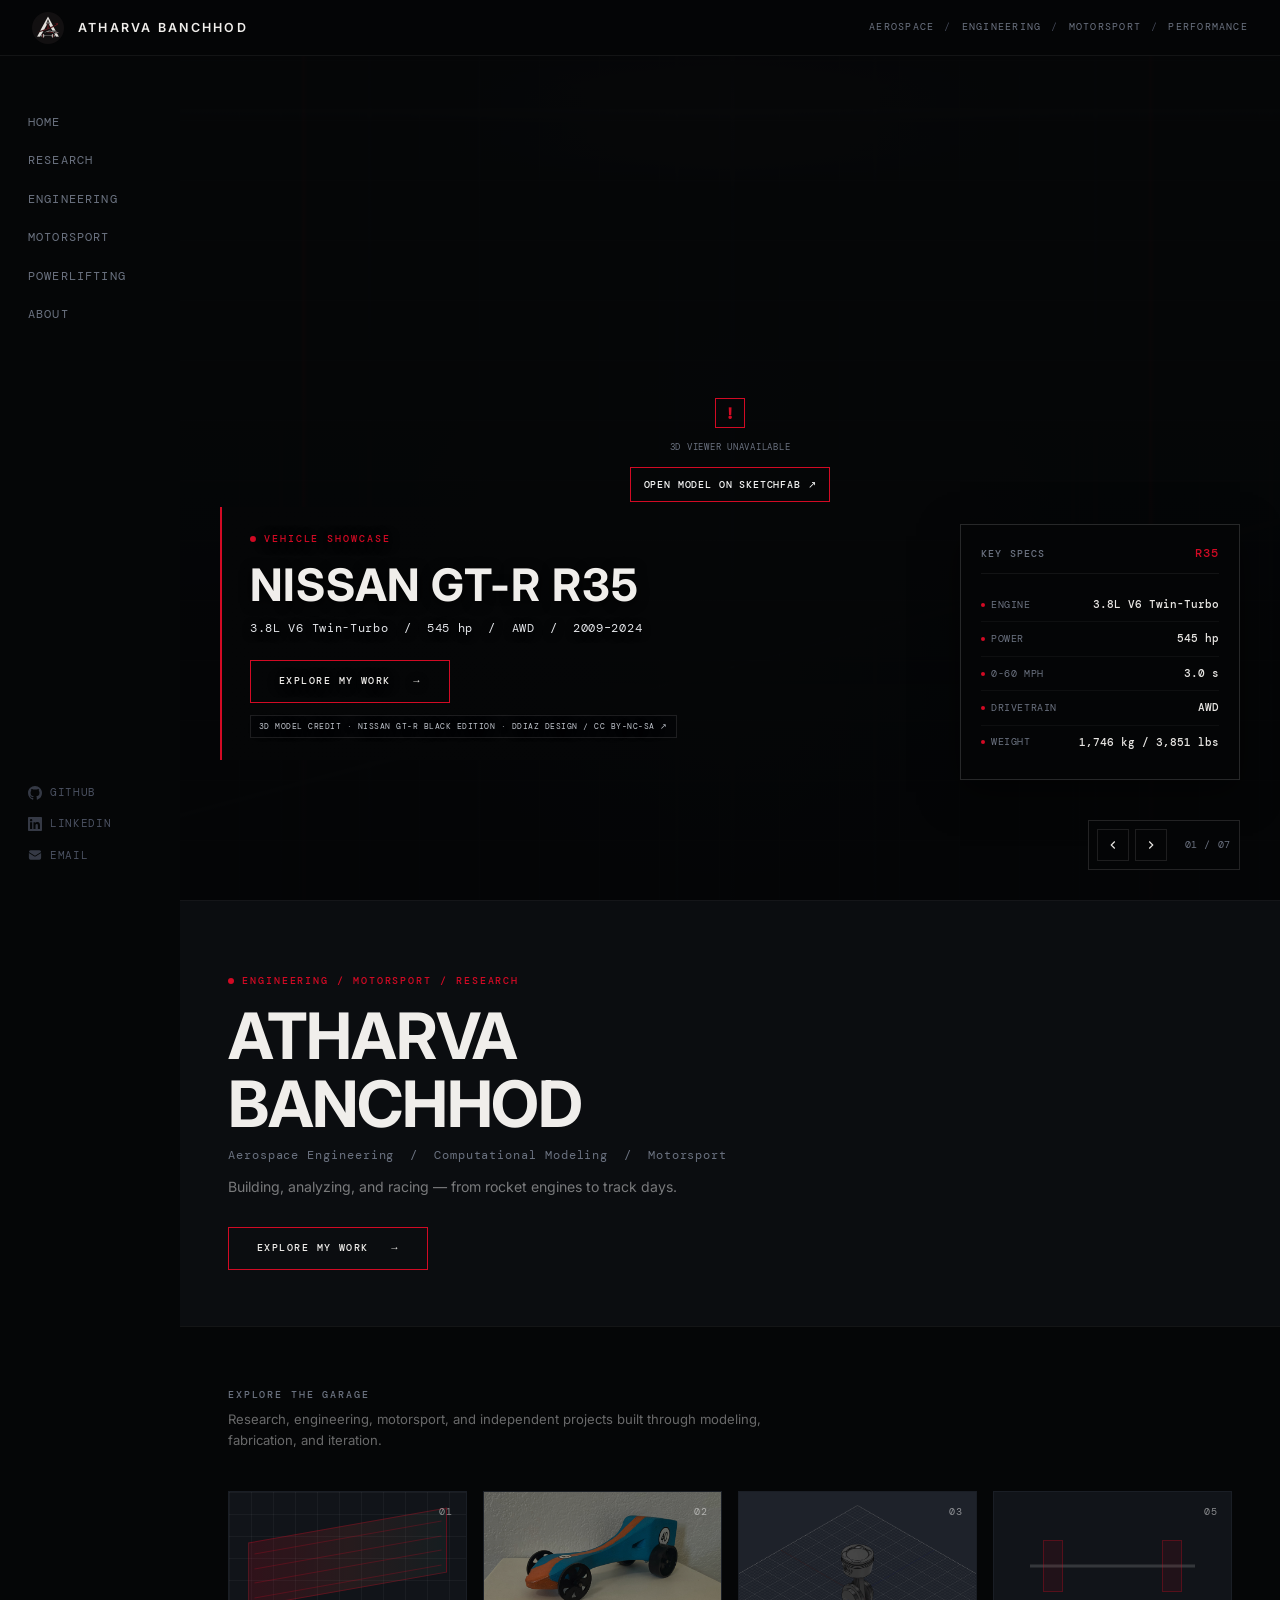
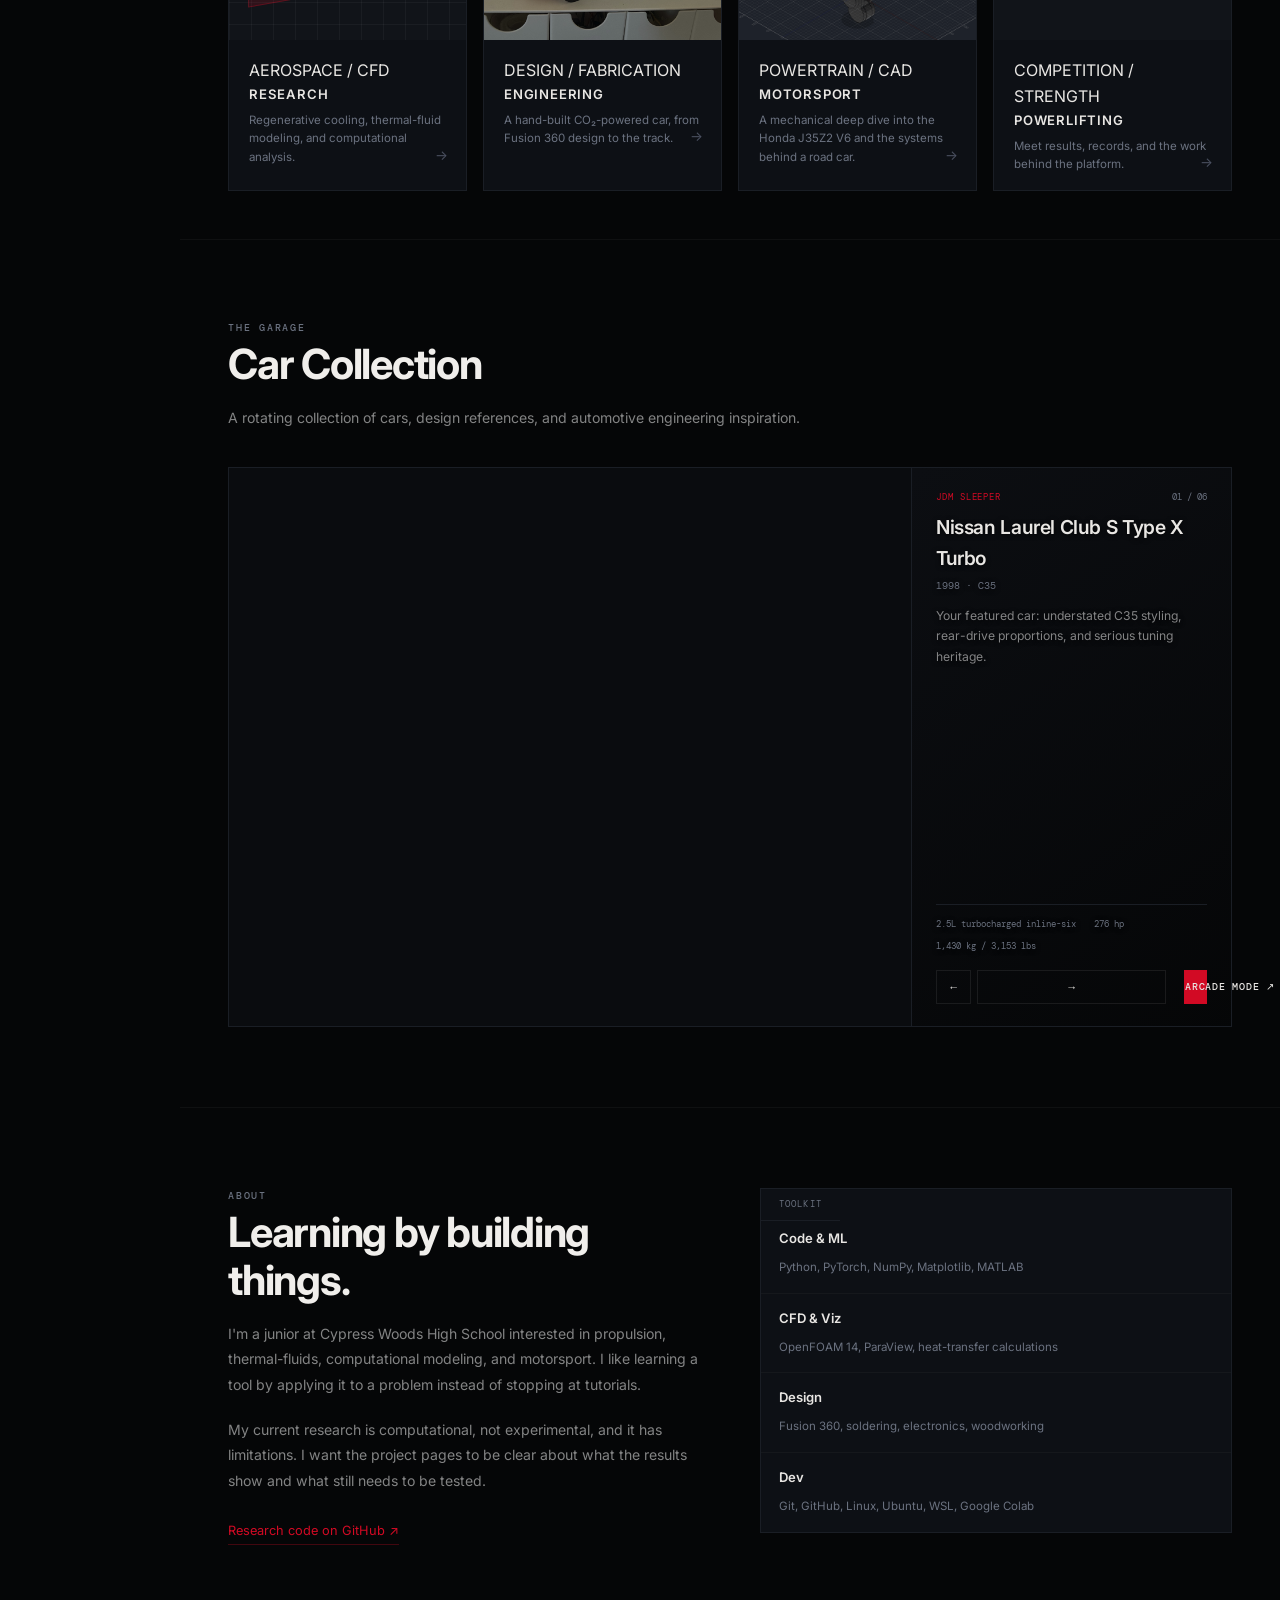
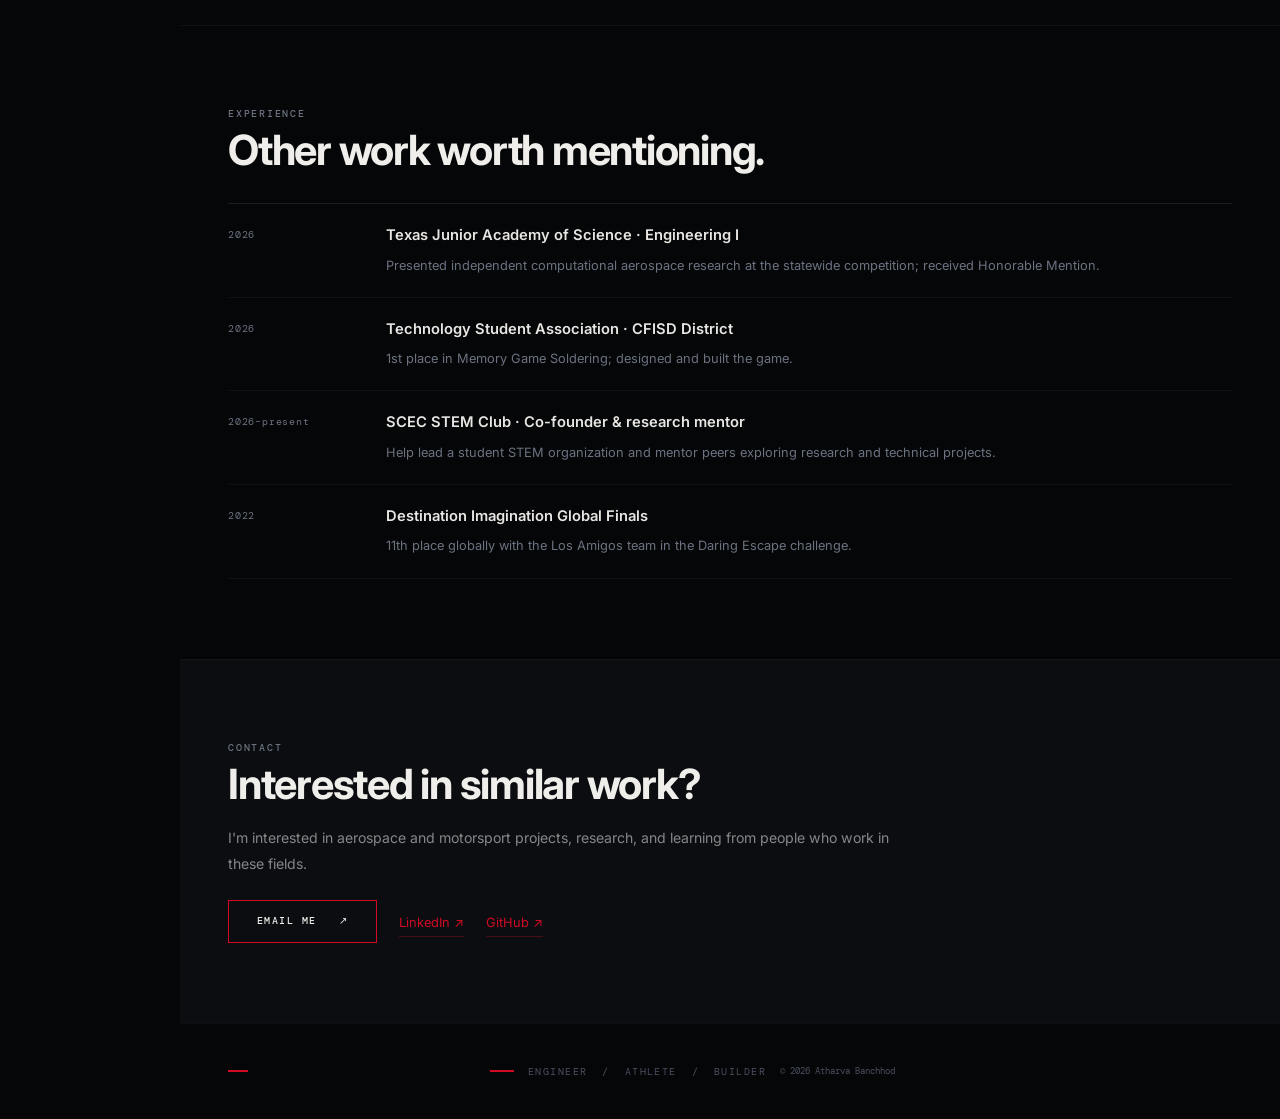
<file: index.html>
<!doctype html>
<html lang="en">
<head>
  <meta charset="utf-8">
  <meta name="viewport" content="width=device-width, initial-scale=1">
  <meta name="description" content="Atharva Banchhod — aerospace engineering, computational modeling, CFD, propulsion research, motorsport, and competitive powerlifting.">
  <meta name="theme-color" content="#050607">
  <title>Atharva Banchhod | Engineering Garage</title>
  <link rel="icon" type="image/png" href="https://theatharvab.github.io/theatharvab/assets/images/ab1FAVICON.png?v=2">
  <link rel="stylesheet" href="garage.css">
</head>
<body>

  <!-- ═══ HEADER ═══ -->
  <header class="garage-header" role="banner">
    <div class="header-left">
      <img class="ab-monogram" src="https://theatharvab.github.io/theatharvab/assets/images/ab1FAVICON.png?v=2" width="32" height="32" alt="">
      <span class="header-name">ATHARVA BANCHHOD</span>
    </div>
    <nav class="header-nav" aria-label="Category navigation">
      <span>AEROSPACE</span>
      <span class="nav-sep">/</span>
      <span>ENGINEERING</span>
      <span class="nav-sep">/</span>
      <span>MOTORSPORT</span>
      <span class="nav-sep">/</span>
      <span>PERFORMANCE</span>
    </nav>
    <button class="mobile-nav-toggle" aria-label="Open navigation menu" aria-expanded="false">
      <span></span><span></span><span></span>
    </button>
  </header>

  <!-- ═══ SIDEBAR ═══ -->
  <aside class="garage-sidebar" id="sidebar" role="navigation" aria-label="Main navigation">
    <nav class="sidebar-nav">
      <a href="#home" class="sidebar-link active" data-section="home">HOME</a>
      <a href="#research" class="sidebar-link" data-section="research">RESEARCH</a>
      <a href="#engineering" class="sidebar-link" data-section="engineering">ENGINEERING</a>
      <a href="#motorsport" class="sidebar-link" data-section="motorsport">MOTORSPORT</a>
      <a href="powerlifting.html" class="sidebar-link">POWERLIFTING</a>
      <a href="#about" class="sidebar-link" data-section="about">ABOUT</a>
    </nav>
    <div class="sidebar-social">
      <a href="https://github.com/theatharvab" target="_blank" rel="noreferrer" class="social-link">
        <svg width="16" height="16" viewBox="0 0 24 24" fill="currentColor" aria-hidden="true"><path d="M12 0C5.37 0 0 5.37 0 12c0 5.31 3.435 9.795 8.205 11.385.6.105.825-.255.825-.57 0-.285-.015-1.23-.015-2.235-3.015.555-3.795-.735-4.035-1.41-.135-.345-.72-1.41-1.23-1.695-.42-.225-1.02-.78-.015-.795.945-.015 1.62.87 1.845 1.23 1.08 1.815 2.805 1.305 3.495.99.105-.78.42-1.305.765-1.605-2.67-.3-5.46-1.335-5.46-5.925 0-1.305.465-2.385 1.23-3.225-.12-.3-.54-1.53.12-3.18 0 0 1.005-.315 3.3 1.23.96-.27 1.98-.405 3-.405s2.04.135 3 .405c2.295-1.56 3.3-1.23 3.3-1.23.66 1.65.24 2.88.12 3.18.765.84 1.23 1.905 1.23 3.225 0 4.605-2.805 5.625-5.475 5.925.435.375.81 1.095.81 2.22 0 1.605-.015 2.895-.015 3.3 0 .315.225.69.825.57A12.02 12.02 0 0024 12c0-6.63-5.37-12-12-12z"/></svg>
        <span>GitHub</span>
      </a>
      <a href="https://www.linkedin.com/in/theatharvab/" target="_blank" rel="noreferrer" class="social-link">
        <svg width="16" height="16" viewBox="0 0 24 24" fill="currentColor" aria-hidden="true"><path d="M20.447 20.452h-3.554v-5.569c0-1.328-.027-3.037-1.852-3.037-1.853 0-2.136 1.445-2.136 2.939v5.667H9.351V9h3.414v1.561h.046c.477-.9 1.637-1.85 3.37-1.85 3.601 0 4.267 2.37 4.267 5.455v6.286zM5.337 7.433a2.062 2.062 0 01-2.063-2.065 2.064 2.064 0 112.063 2.065zm1.782 13.019H3.555V9h3.564v11.452zM22.225 0H1.771C.792 0 0 .774 0 1.729v20.542C0 23.227.792 24 1.771 24h20.451C23.2 24 24 23.227 24 22.271V1.729C24 .774 23.2 0 22.222 0h.003z"/></svg>
        <span>LinkedIn</span>
      </a>
      <a href="mailto:Atharva.banchhod@gmail.com" class="social-link">
        <svg width="16" height="16" viewBox="0 0 24 24" fill="currentColor" aria-hidden="true"><path d="M1.5 8.67v8.58a3 3 0 003 3h15a3 3 0 003-3V8.67l-8.928 5.493a3 3 0 01-3.144 0L1.5 8.67z"/><path d="M22.5 6.908V6.75a3 3 0 00-3-3h-15a3 3 0 00-3 3v.158l9.714 5.978a1.5 1.5 0 001.572 0L22.5 6.908z"/></svg>
        <span>Email</span>
      </a>
    </div>
  </aside>

  <!-- ═══ MOBILE SIDEBAR OVERLAY ═══ -->
  <div class="sidebar-overlay" id="sidebarOverlay"></div>

  <!-- ═══ MAIN CONTENT ═══ -->
  <main class="garage-main">

    <!-- ─── HERO SECTION ─── -->
    <section class="garage-hero" id="home">
      <div class="hero-bg" aria-hidden="true">
        <div class="hero-grid"></div>
        <div class="hero-glow"></div>
        <div class="hero-glow-red"></div>
        <div class="hero-vignette"></div>
      </div>

      <!-- Vehicle 3D Viewer -->
      <div class="vehicle-viewer" id="vehicleViewer">
        <div class="vehicle-loading" id="vehicleLoading" aria-live="polite">
          <span class="loading-pulse"></span>
          <span>CONNECTING TO VEHICLE MODEL</span>
        </div>
        <iframe
          id="vehicleFrame"
          title="Interactive 3D vehicle model"
          allow="autoplay; fullscreen; xr-spatial-tracking"
          allowfullscreen
          loading="eager"
          referrerpolicy="strict-origin-when-cross-origin"
        ></iframe>
      </div>

      <!-- Hero Text (lower-left) -->
      <div class="hero-text">
        <p class="eyebrow"><span class="red-dot"></span> VEHICLE SHOWCASE</p>
        <h1 id="heroCarName">NISSAN GT-R R35</h1>
        <p class="hero-specs" id="heroCarSpecs">3.8L V6 Twin-Turbo &nbsp;/&nbsp; 545 hp &nbsp;/&nbsp; AWD &nbsp;/&nbsp; 2009–2024</p>
        <a class="cta-btn" id="heroExploreBtn" href="#projects">EXPLORE MY WORK &nbsp; →</a>
        <a class="vehicle-credit" id="vehicleCredit" href="https://sketchfab.com/models/60666625029a461b93d202fe9512a389" target="_blank" rel="noreferrer">3D MODEL CREDIT · DDIAZ DESIGN / CC BY-NC-SA ↗</a>
      </div>

      <!-- Specs Panel (lower-right) -->
      <div class="specs-panel" id="specsPanel">
        <div class="specs-header">
          <span class="specs-label">KEY SPECS</span>
          <span class="specs-model" id="specsModelBadge">R35</span>
        </div>
        <div class="specs-rows" id="specsRows">
          <div class="spec-row"><span class="spec-name"><span class="spec-dot"></span>ENGINE</span><span class="spec-value" id="specEngine">3.8L V6 Twin-Turbo</span></div>
          <div class="spec-row"><span class="spec-name"><span class="spec-dot"></span>POWER</span><span class="spec-value" id="specPower">545 hp (stock)</span></div>
          <div class="spec-row"><span class="spec-name"><span class="spec-dot"></span>0-60 MPH</span><span class="spec-value" id="specAccel">2.9 s</span></div>
          <div class="spec-row"><span class="spec-name"><span class="spec-dot"></span>DRIVETRAIN</span><span class="spec-value" id="specDrive">AWD</span></div>
          <div class="spec-row"><span class="spec-name"><span class="spec-dot"></span>WEIGHT</span><span class="spec-value" id="specWeight">3,847 lbs</span></div>
        </div>
      </div>

      <!-- Vehicle Navigation (bottom-right) -->
      <div class="vehicle-nav">
        <button type="button" class="vnav-btn" id="vehiclePrev" aria-label="Previous vehicle">
          <svg width="14" height="14" viewBox="0 0 24 24" fill="none" stroke="currentColor" stroke-width="2"><path d="M15 18l-6-6 6-6"/></svg>
        </button>
        <button type="button" class="vnav-btn" id="vehicleNext" aria-label="Next vehicle">
          <svg width="14" height="14" viewBox="0 0 24 24" fill="none" stroke="currentColor" stroke-width="2"><path d="M9 18l6-6-6-6"/></svg>
        </button>
        <span class="vnav-counter" id="vehicleCounter">01 / 08</span>
      </div>
    </section>

    <!-- ─── INTRO TEXT (below hero, overlapping) ─── -->
    <section class="garage-intro" id="intro">
      <div class="intro-content">
        <p class="eyebrow"><span class="red-dot"></span> ENGINEERING / MOTORSPORT / RESEARCH</p>
        <h2 class="intro-heading">ATHARVA BANCHHOD</h2>
        <p class="intro-subtitle">Aerospace Engineering &nbsp;/&nbsp; Computational Modeling &nbsp;/&nbsp; Motorsport</p>
        <p class="intro-desc">Building, analyzing, and racing — from rocket engines to track days.</p>
        <a class="cta-btn" href="#projects">EXPLORE MY WORK &nbsp; →</a>
      </div>
    </section>

    <!-- ─── PROJECT CARDS ─── -->
    <section class="garage-projects" id="projects">
      <div class="projects-heading">
        <p class="section-label">EXPLORE THE GARAGE</p>
        <p class="section-subtitle">Research, engineering, motorsport, and independent projects built through modeling, fabrication, and iteration.</p>
      </div>
      <div class="project-grid">
        <a href="projects/regenerative-cooling.html" class="project-card reveal" id="research">
          <div class="card-image"><div class="card-image-placeholder card-research-bg" aria-hidden="true"><div class="cfd-visual"><span></span><span></span><span></span><span></span></div></div><span class="card-number">01</span></div>
          <div class="card-body"><p class="card-kicker">AEROSPACE / CFD</p><h3 class="card-title">RESEARCH</h3><p class="card-desc">Regenerative cooling, thermal-fluid modeling, and computational analysis.</p><span class="card-arrow" aria-hidden="true">→</span></div>
        </a>
        <a href="projects/co2-race-car.html" class="project-card reveal" id="engineering">
          <div class="card-image"><div class="card-image-placeholder card-eng-bg"><img class="card-thumb" src="assets/images/co2carreal (1).png" alt="Hand-built CO₂ race car with Gulf-inspired livery" loading="lazy"></div><span class="card-number">02</span></div>
          <div class="card-body"><p class="card-kicker">DESIGN / FABRICATION</p><h3 class="card-title">ENGINEERING</h3><p class="card-desc">A hand-built CO₂-powered car, from Fusion 360 design to the track.</p><span class="card-arrow" aria-hidden="true">→</span></div>
        </a>
        <a href="projects/j35z2-engine.html" class="project-card reveal" id="motorsport">
          <div class="card-image"><div class="card-image-placeholder card-motor-bg"><img class="card-thumb" src="assets/images/J35Z2_crank_slider.gif" alt="Honda J35Z2 V6 crank-slider CAD animation" loading="lazy"></div><span class="card-number">03</span></div>
          <div class="card-body"><p class="card-kicker">POWERTRAIN / CAD</p><h3 class="card-title">MOTORSPORT</h3><p class="card-desc">A mechanical deep dive into the Honda J35Z2 V6 and the systems behind a road car.</p><span class="card-arrow" aria-hidden="true">→</span></div>
        </a>

        <a href="powerlifting.html" class="project-card reveal">
          <div class="card-image"><div class="card-image-placeholder card-lift-bg" aria-hidden="true"><div class="lift-visual"><span class="bar"></span><span class="plate plate-l"></span><span class="plate plate-r"></span></div></div><span class="card-number">05</span></div>
          <div class="card-body"><p class="card-kicker">COMPETITION / STRENGTH</p><h3 class="card-title">POWERLIFTING</h3><p class="card-desc">Meet results, records, and the work behind the platform.</p><span class="card-arrow" aria-hidden="true">→</span></div>
        </a>
      </div>
    </section>

    <!-- ─── MOTORSPORT / GARAGE SECTION ─── -->
    <section class="garage-section" id="motorsport-section">
      <div class="section-inner">
        <p class="section-label">THE GARAGE</p>
        <h2 class="section-title">Car Collection</h2>
        <p class="section-desc">A rotating collection of cars, design references, and automotive engineering inspiration.</p>

        <div class="garage-collection">
          <div class="collection-viewer">
            <div class="collection-loading" id="collectionLoading">
              <span class="loading-pulse"></span> LOADING MODEL
            </div>
            <iframe
              id="collectionFrame"
              title="Interactive 3D car model"
              allow="autoplay; fullscreen; xr-spatial-tracking"
              allowfullscreen
              loading="lazy"
              referrerpolicy="strict-origin-when-cross-origin"
            ></iframe>
          </div>
          <div class="collection-info">
            <div class="collection-topline">
              <span class="collection-category" id="collCategory">JDM SLEEPER</span>
              <span class="collection-count" id="collCount">01 / 06</span>
            </div>
            <h3 class="collection-name" id="collName">Nissan Laurel Club S Type X Turbo</h3>
            <p class="collection-year" id="collYear">1998 · C35</p>
            <p class="collection-desc" id="collDesc">Your featured car: understated C35 styling, rear-drive proportions, and serious tuning heritage.</p>
            <div class="collection-specs">
              <span id="collEngine">2.5L turbocharged inline-six</span>
              <span id="collPower">276 hp</span>
              <span id="collWeight">1,430 kg / 3,153 lbs</span>
            </div>
            <div class="collection-controls">
              <button type="button" id="collPrev" aria-label="Previous car" class="coll-btn">←</button>
              <button type="button" id="collNext" aria-label="Next car" class="coll-btn">→</button>
              <button type="button" id="collPlay" class="coll-btn coll-play-btn">ARCADE MODE ↗</button>
            </div>
          </div>
        </div>
      </div>
    </section>

    <!-- ─── ABOUT SECTION ─── -->
    <section class="garage-section" id="about">
      <div class="section-inner about-grid">
        <div>
          <p class="section-label">ABOUT</p>
          <h2 class="section-title">Learning by building things.</h2>
          <p class="section-desc">I'm a junior at Cypress Woods High School interested in propulsion, thermal-fluids, computational modeling, and motorsport. I like learning a tool by applying it to a problem instead of stopping at tutorials.</p>
          <p class="section-desc">My current research is computational, not experimental, and it has limitations. I want the project pages to be clear about what the results show and what still needs to be tested.</p>
          <a class="underlined-link" href="https://github.com/theatharvab/physics-informed-ml" target="_blank" rel="noreferrer">Research code on GitHub ↗</a>
        </div>
        <div class="about-stats">
          <div class="stat-block">
            <span class="stat-label">TOOLKIT</span>
            <div class="stat-items">
              <div><strong>Code & ML</strong><span>Python, PyTorch, NumPy, Matplotlib, MATLAB</span></div>
              <div><strong>CFD & Viz</strong><span>OpenFOAM 14, ParaView, heat-transfer calculations</span></div>
              <div><strong>Design</strong><span>Fusion 360, soldering, electronics, woodworking</span></div>
              <div><strong>Dev</strong><span>Git, GitHub, Linux, Ubuntu, WSL, Google Colab</span></div>
            </div>
          </div>
        </div>
      </div>
    </section>

    <!-- ─── EXPERIENCE TIMELINE ─── -->
    <section class="garage-section" id="experience">
      <div class="section-inner">
        <p class="section-label">EXPERIENCE</p>
        <h2 class="section-title">Other work worth mentioning.</h2>
        <div class="timeline">
          <div class="timeline-item">
            <span class="timeline-date">2026</span>
            <div><h3>Texas Junior Academy of Science · Engineering I</h3><p>Presented independent computational aerospace research at the statewide competition; received Honorable Mention.</p></div>
          </div>
          <div class="timeline-item">
            <span class="timeline-date">2026</span>
            <div><h3>Technology Student Association · CFISD District</h3><p>1st place in Memory Game Soldering; designed and built the game.</p></div>
          </div>
          <div class="timeline-item">
            <span class="timeline-date">2026–present</span>
            <div><h3>SCEC STEM Club · Co-founder & research mentor</h3><p>Help lead a student STEM organization and mentor peers exploring research and technical projects.</p></div>
          </div>
          <div class="timeline-item">
            <span class="timeline-date">2022</span>
            <div><h3>Destination Imagination Global Finals</h3><p>11th place globally with the Los Amigos team in the Daring Escape challenge.</p></div>
          </div>
        </div>
      </div>
    </section>

    <!-- ─── CONTACT ─── -->
    <section class="garage-section contact-section" id="contact">
      <div class="section-inner">
        <p class="section-label">CONTACT</p>
        <h2 class="section-title">Interested in similar work?</h2>
        <p class="section-desc">I'm interested in aerospace and motorsport projects, research, and learning from people who work in these fields.</p>
        <div class="contact-links">
          <a class="cta-btn" href="mailto:Atharva.banchhod@gmail.com">EMAIL ME &nbsp; ↗</a>
          <a class="underlined-link" href="https://www.linkedin.com/in/theatharvab/" target="_blank" rel="noreferrer">LinkedIn ↗</a>
          <a class="underlined-link" href="https://github.com/theatharvab" target="_blank" rel="noreferrer">GitHub ↗</a>
        </div>
      </div>
    </section>

    <!-- ─── FOOTER ─── -->
    <footer class="garage-footer">
      <div class="footer-inner">
        <div class="footer-rule"></div>
        <span class="footer-tagline">ENGINEER &nbsp;/&nbsp; ATHLETE &nbsp;/&nbsp; BUILDER</span>
        <span class="footer-copy">© 2026 Atharva Banchhod</span>
      </div>
    </footer>

  </main>

  <!-- ═══════════════════════════════════════════════════ -->
  <!-- SCRIPTS                                            -->
  <!-- ═══════════════════════════════════════════════════ -->

  <script src="https://static.sketchfab.com/api/sketchfab-viewer-1.12.1.js"></script>
  <script>
  /* ── Vehicle Garage Data ── */
  const vehicles = [
    {
      name:'Nissan GT-R R35', year:'2009–2024 · R35', category:'GT PERFORMANCE',
      engine:'3.8L V6 Twin-Turbo', power:'545 hp', accel:'3.0 s', drive:'AWD', weight:'1,746 kg / 3,851 lbs',
      specs:'3.8L V6 Twin-Turbo \u00a0/\u00a0 545 hp \u00a0/\u00a0 AWD \u00a0/\u00a0 2009\u20132024', badge:'R35',
      description:'The ultimate Japanese performance machine — engineered for speed, precision, and dominance.',
      modelId:'60666625029a461b93d202fe9512a389',
      credit:'NISSAN GT-R BLACK EDITION · DDIAZ DESIGN / CC BY-NC-SA'
    },
    {
      name:'Nissan Laurel Club S', year:'1998 · C35', category:'JDM SLEEPER',
      engine:'2.5L turbo I6', power:'276 hp', accel:'N/A', drive:'RWD', weight:'1,430 kg / 3,153 lbs',
      specs:'2.5L Turbo I6 \u00a0/\u00a0 276 hp \u00a0/\u00a0 RWD \u00a0/\u00a0 1998', badge:'C35',
      description:'Understated C35 styling, rear-drive proportions, and serious tuning heritage.',
      modelId:'3972456be83c45deaa9fe072505e1bca',
      credit:'NISSAN LAUREL C35 · SKETCHFAB MODEL / CC BY'
    },
    {
      name:'Mazda RX-7 Spirit R', year:'2002 · FD3S', category:'ROTARY ENGINEERING',
      engine:'1.3L twin-rotor twin-turbo', power:'276 hp', accel:'N/A', drive:'RWD', weight:'1,270 kg / 2,800 lbs',
      specs:'1.3L Twin-Rotor \u00a0/\u00a0 276 hp \u00a0/\u00a0 RWD \u00a0/\u00a0 2002', badge:'FD3S',
      description:'A compact rotary sports car with flowing bodywork and a famously balanced chassis.',
      modelId:'e9c3394294104838bfc89b226f93a52a',
      credit:'MAZDA RX-7 SPIRIT R · SKETCHFAB MODEL / CC BY'
    },
    {
      name:'Nissan Stagea 260RS', year:'2000 · WGNC34', category:'SLEEPER WAGON',
      engine:'2.6L twin-turbo I6', power:'276 hp', accel:'N/A', drive:'AWD', weight:'1,680 kg / 3,704 lbs',
      specs:'2.6L Twin-Turbo I6 \u00a0/\u00a0 276 hp \u00a0/\u00a0 AWD \u00a0/\u00a0 2000', badge:'WGNC34',
      description:'A performance wagon with Skyline GT-R hardware and everyday practicality.',
      modelId:'a347d59886de434bb7eaaf85ac1e6a2b',
      credit:'NISSAN STAGEA 260RS · SKETCHFAB MODEL / CC BY'
    },
    {
      name:'Toyota Altezza RS200', year:'1998 · SXE10', category:'SPORT SEDAN',
      engine:'2.0L NA 3S-GE', power:'207 hp', accel:'N/A', drive:'RWD', weight:'1,280 kg / 2,822 lbs',
      specs:'2.0L NA I4 \u00a0/\u00a0 207 hp \u00a0/\u00a0 RWD \u00a0/\u00a0 1998', badge:'SXE10',
      description:'A compact rear-wheel-drive sedan with a high-revving four-cylinder.',
      modelId:'4e78dd65a720492c8797cde72d2a6226',
      credit:'TOYOTA ALTEZZA SXE10 · SKETCHFAB MODEL / CC BY'
    },
    {
      name:'McLaren Senna', year:'2018 · Ultimate', category:'AERO EXTREME',
      engine:'4.0L twin-turbo V8', power:'789 hp', accel:'2.8 s (0–62 mph)', drive:'RWD', weight:'1,198 kg / 2,641 lbs (dry)',
      specs:'4.0L Twin-Turbo V8 \u00a0/\u00a0 789 hp \u00a0/\u00a0 RWD \u00a0/\u00a0 2018', badge:'UTD',
      description:'Track-focused hypercar built around extreme aerodynamic performance.',
      modelId:'ea3e43a6eb004853a87fe9c58422eb96',
      credit:'MCLAREN SENNA · SKETCHFAB MODEL / CC BY'
    },
    {
      name:'Peel P50', year:'1962 · Microcar', category:'MINIMALIST',
      engine:'49 cc single-cylinder', power:'4.2 hp', accel:'N/A', drive:'RWD', weight:'59 kg / 130 lbs',
      specs:'49 cc Single \u00a0/\u00a0 4.2 hp \u00a0/\u00a0 RWD \u00a0/\u00a0 1962', badge:'P50',
      description:'The famously tiny single-seat microcar — a brilliant study in packaging.',
      modelId:'3a9903a308f743aa92b63b8767835d78',
      credit:'PEEL P50 · SKETCHFAB MODEL / CC BY'
    }
  ];

  /* ── Collection cars (for Apex Run section, excludes GT-R hero) ── */
  const collectionCars = [
    {name:'Nissan Laurel Club S Type X Turbo',year:'1998 · C35',category:'JDM SLEEPER',engine:'2.5L turbocharged inline-six',power:'276 hp',weight:'1,430 kg / 3,153 lbs',description:'Your featured car: understated C35 styling, rear-drive proportions, and serious tuning heritage.',modelId:'3972456be83c45deaa9fe072505e1bca',credit:'NISSAN LAUREL C35 · SKETCHFAB MODEL / CC BY',source:'https://sketchfab.com/3d-models/nissan-laurel-club-s-c35-3972456be83c45deaa9fe072505e1bca'},
    {name:'Mazda RX-7 Spirit R',year:'2002 · FD3S',category:'ROTARY ENGINEERING',engine:'1.3L twin-rotor twin-turbo',power:'276 hp',weight:'1,270 kg / 2,800 lbs',description:'A compact rotary sports car with flowing bodywork and a famously balanced chassis.',modelId:'e9c3394294104838bfc89b226f93a52a',credit:'MAZDA RX-7 SPIRIT R · SKETCHFAB MODEL / CC BY',source:'https://sketchfab.com/3d-models/mazda-rx-7-spirit-r-fd3s-e9c3394294104838bfc89b226f93a52a'},
    {name:'Nissan Stagea 260RS Autech',year:'2000 · WGNC34',category:'SLEEPER WAGON',engine:'2.6L twin-turbo inline-six',power:'276 hp',weight:'1,680 kg / 3,704 lbs',description:'A performance wagon with Skyline GT-R hardware and the everyday practicality of a Stagea.',modelId:'a347d59886de434bb7eaaf85ac1e6a2b',credit:'NISSAN STAGEA 260RS AUTECH · SKETCHFAB MODEL / CC BY',source:'https://sketchfab.com/3d-models/2000-nissan-stagea-autechversion-260rs-a347d59886de434bb7eaaf85ac1e6a2b'},
    {name:'Toyota Altezza SXE10',year:'1998 · RS200',category:'JAPANESE SPORT SEDAN',engine:'2.0L naturally aspirated 3S-GE',power:'207 hp',weight:'1,280 kg / 2,822 lbs',description:'A compact rear-wheel-drive sedan with a high-revving four-cylinder and clean proportions.',modelId:'4e78dd65a720492c8797cde72d2a6226',credit:'TOYOTA ALTEZZA SXE10 · SKETCHFAB MODEL / CC BY',source:'https://sketchfab.com/3d-models/toyota-altezza-sxe10-4e78dd65a720492c8797cde72d2a6226'},
    {name:'McLaren Senna',year:'2018 · Ultimate Series',category:'AERODYNAMIC EXTREME',engine:'4.0L twin-turbo V8',power:'789 hp',weight:'1,198 kg / 2,641 lbs (dry)',description:'A track-focused hypercar built around extreme aerodynamic performance, active aero, and a carbon-fibre chassis.',modelId:'ea3e43a6eb004853a87fe9c58422eb96',credit:'MCLAREN SENNA · SKETCHFAB MODEL / CC BY',source:'https://sketchfab.com/3d-models/mclaren-senna-free-ea3e43a6eb004853a87fe9c58422eb96'},
    {name:'Peel P50',year:'1962 · Microcar',category:'MINIMALIST ENGINEERING',engine:'49 cc single-cylinder',power:'4.2 hp',weight:'59 kg / 130 lbs',description:'A famously tiny single-seat microcar: the complete opposite of the Senna, and a brilliant study in packaging.',modelId:'3a9903a308f743aa92b63b8767835d78',credit:'PEEL P50 · SKETCHFAB MODEL / CC BY',source:'https://sketchfab.com/3d-models/peel-p50-3a9903a308f743aa92b63b8767835d78'}
  ];

  /* ── Hero Vehicle System ── */
  let currentVehicle = 0;
  const vFrame = document.getElementById('vehicleFrame');
  const vLoading = document.getElementById('vehicleLoading');

  function updateHeroVehicle() {
    const v = vehicles[currentVehicle];
    const vehicleIndex = currentVehicle;
    document.getElementById('heroCarName').textContent = v.name.toUpperCase();
    const vehicleCredit = document.getElementById('vehicleCredit');
    if (vehicleCredit) {
      vehicleCredit.textContent = '3D MODEL CREDIT · ' + v.credit + ' ↗';
      vehicleCredit.href = 'https://sketchfab.com/models/' + v.modelId;
    }
    document.getElementById('heroCarSpecs').innerHTML = v.specs;
    document.getElementById('specsModelBadge').textContent = v.badge;
    document.getElementById('specEngine').textContent = v.engine;
    document.getElementById('specPower').textContent = v.power;
    document.getElementById('specAccel').textContent = v.accel;
    document.getElementById('specDrive').textContent = v.drive;
    document.getElementById('specWeight').textContent = v.weight;
    document.getElementById('vehicleCounter').textContent =
      String(currentVehicle + 1).padStart(2, '0') + ' / ' + String(vehicles.length).padStart(2, '0');

    if (!vFrame || !vLoading) return;

    let resolved = false;
    vLoading.style.display = 'flex';
    vLoading.classList.remove('vehicle-load-error');
    vLoading.innerHTML = '<span class="loading-pulse"></span><span>CONNECTING TO VEHICLE MODEL</span>';

    const showVehicleFallback = function() {
      if (resolved) return;
      resolved = true;
      vLoading.classList.add('vehicle-load-error');
      vLoading.innerHTML = '<span class="vehicle-fallback-mark">!</span><span>3D VIEWER UNAVAILABLE</span><a href="https://sketchfab.com/models/' + v.modelId + '" target="_blank" rel="noreferrer">OPEN MODEL ON SKETCHFAB ↗</a>';
    };

    const finishLoading = function() {
      if (resolved) return;
      resolved = true;
      vLoading.style.display = 'none';
    };

    const loadTimeout = window.setTimeout(showVehicleFallback, 18000);
    if (typeof Sketchfab === 'undefined') {
      window.clearTimeout(loadTimeout);
      showVehicleFallback();
      return;
    }

    const client = new Sketchfab('1.12.1', vFrame);
    client.init(v.modelId, {
      autostart: 1,
      camera: 0,
      ui_theme: 'dark',
      ui_infos: 0,
      dnt: 1,
      success: function(api) {
        api.addEventListener('viewerready', function() {
          if (vehicleIndex !== currentVehicle) return;
          api.setBackground({color: [0.025, 0.03, 0.04]}, function() {
            if (vehicleIndex !== currentVehicle) return;

            const frameCamera = function() {
              if (vehicleIndex !== 0) {
                finishLoading();
                return;
              }
              api.getCameraLookAt(function(err, camera) {
                if (err || !camera || !camera.position || !camera.target) {
                  finishLoading();
                  return;
                }
                const zoomOut = 1.22;
                const position = camera.position.map(function(value, index) {
                  return camera.target[index] + (value - camera.target[index]) * zoomOut;
                });
                api.setCameraLookAt(position, camera.target, 0.7, function() {
                  if (vehicleIndex === currentVehicle) finishLoading();
                });
                window.setTimeout(finishLoading, 1400);
              });
            };

            const applySennaPaint = function() {
              api.getMaterialList(function(materialError, materials) {
                if (materialError || !materials || vehicleIndex !== currentVehicle) return;
                const paintMaterials = materials.filter(function(material) {
                  return /paint|body|car.?paint|exterior|shell/i.test(material.name || '');
                });
                paintMaterials.forEach(function(material) {
                  material.channels = material.channels || {};
                  const volcanoOrange = [0.95, 0.19, 0.025];
                  ['AlbedoPBR', 'DiffuseColor', 'DiffusePBR'].forEach(function(channelName) {
                    const channel = material.channels[channelName];
                    if (channel) {
                      channel.enable = true;
                      channel.color = volcanoOrange.slice();
                    }
                  });
                  api.setMaterial(material, function() {});
                });
              });
            };

            if (vehicleIndex === 5) {
              applySennaPaint();
              finishLoading();
            } else if (vehicleIndex === 0) {
              api.getEnvironment(function(envError, env) {
                if (vehicleIndex !== currentVehicle) return;
                if (envError || !env) {
                  frameCamera();
                  return;
                }
                api.setLightFeatureEnabled(true, function() {
                  if (vehicleIndex !== currentVehicle) return;
                  let lightsPending = 3;
                  const finishLighting = function() {
                    lightsPending -= 1;
                    if (lightsPending <= 0 && vehicleIndex === currentVehicle) frameCamera();
                  };
                  [0, 1, 2].forEach(function(lightId) {
                    api.getLight(lightId, function(lightError, light) {
                      if (lightError || !light) {
                        finishLighting();
                        return;
                      }
                      const brighterLight = Object.assign({}, light, {
                        enabled: true,
                        intensity: Math.min(Math.max((Number(light.intensity) || 0.25) * 1.45, 0.35), 1)
                      });
                      api.setLight(lightId, brighterLight, function() {
                        finishLighting();
                      });
                    });
                  });
                  window.setTimeout(function() {
                    if (vehicleIndex === currentVehicle) frameCamera();
                  }, 1200);
                });
              });
            } else {
              finishLoading();
            }
          });
        });
        api.start();
      },
      error: function() {
        window.clearTimeout(loadTimeout);
        showVehicleFallback();
      }
    });
  }
  document.getElementById('vehiclePrev').addEventListener('click', function() {
    currentVehicle = (currentVehicle - 1 + vehicles.length) % vehicles.length;
    updateHeroVehicle();
  });
  document.getElementById('vehicleNext').addEventListener('click', function() {
    currentVehicle = (currentVehicle + 1) % vehicles.length;
    updateHeroVehicle();
  });
  updateHeroVehicle();

  /* ── Collection Viewer ── */
  let currentColl = 0;
  const cFrame = document.getElementById('collectionFrame');
  const cLoading = document.getElementById('collectionLoading');

  function updateCollection() {
    const c = collectionCars[currentColl];
    document.getElementById('collCategory').textContent = c.category;
    document.getElementById('collCount').textContent =
      String(currentColl + 1).padStart(2, '0') + ' / ' + String(collectionCars.length).padStart(2, '0');
    document.getElementById('collName').textContent = c.name;
    document.getElementById('collYear').textContent = c.year;
    document.getElementById('collDesc').textContent = c.description;
    document.getElementById('collEngine').textContent = c.engine;
    document.getElementById('collPower').textContent = c.power;
    document.getElementById('collWeight').textContent = c.weight;
    if (cFrame) {
      cLoading.style.display = 'flex';
      cFrame.src = 'https://sketchfab.com/models/' + c.modelId +
        '/embed?autostart=1&preload=1&ui_theme=dark';
      cFrame.onload = function() { if (cLoading) cLoading.style.display = 'none'; };
    }
  }

  document.getElementById('collPrev').addEventListener('click', function() {
    currentColl = (currentColl - 1 + collectionCars.length) % collectionCars.length;
    updateCollection();
  });
  document.getElementById('collNext').addEventListener('click', function() {
    currentColl = (currentColl + 1) % collectionCars.length;
    updateCollection();
  });
  updateCollection();

  /* ── Sidebar active state on scroll ── */
  const sections = document.querySelectorAll('[id]');
  const sidebarLinks = document.querySelectorAll('.sidebar-link[data-section]');

  function updateActiveSidebar() {
    let current = '';
    sections.forEach(function(section) {
      const top = section.offsetTop - 120;
      if (window.scrollY >= top) current = section.id;
    });
    sidebarLinks.forEach(function(link) {
      link.classList.toggle('active', link.dataset.section === current);
    });
  }
  window.addEventListener('scroll', updateActiveSidebar, { passive: true });

  /* ── Scroll reveal ── */
  if ('IntersectionObserver' in window) {
    const revealObserver = new IntersectionObserver(function(entries) {
      entries.forEach(function(entry) {
        if (entry.isIntersecting) {
          entry.target.classList.add('visible');
          revealObserver.unobserve(entry.target);
        }
      });
    }, { threshold: 0.1 });
    document.querySelectorAll('.reveal').forEach(function(el) {
      revealObserver.observe(el);
    });
  } else {
    document.querySelectorAll('.reveal').forEach(function(el) {
      el.classList.add('visible');
    });
  }

  /* ── Mobile navigation ── */
  const mobileToggle = document.querySelector('.mobile-nav-toggle');
  const sidebar = document.getElementById('sidebar');
  const overlay = document.getElementById('sidebarOverlay');

  function toggleMobileNav() {
    const isOpen = sidebar.classList.toggle('open');
    overlay.classList.toggle('open', isOpen);
    mobileToggle.setAttribute('aria-expanded', isOpen);
    document.body.classList.toggle('nav-open', isOpen);
  }

  mobileToggle.addEventListener('click', toggleMobileNav);
  overlay.addEventListener('click', toggleMobileNav);

  document.querySelectorAll('.sidebar-link').forEach(function(link) {
    link.addEventListener('click', function() {
      if (sidebar.classList.contains('open')) toggleMobileNav();
    });
  });

  /* ── Smooth scrolling ── */
  document.querySelectorAll('a[href^="#"]').forEach(function(a) {
    a.addEventListener('click', function(e) {
      const target = document.querySelector(this.getAttribute('href'));
      if (target) {
        e.preventDefault();
        target.scrollIntoView({ behavior: 'smooth', block: 'start' });
        history.pushState(null, '', this.getAttribute('href'));
      }
    });
  });

  /* ══════════════════════════════════════════════════════ */
  /* APEX RUN GAME (preserved from existing site)         */
  /* ══════════════════════════════════════════════════════ */
  document.getElementById('collPlay').addEventListener('click', function() {
    const selectedGarageCar = collectionCars[currentColl] || collectionCars[0];
    const garageName = selectedGarageCar.name;

    const modal = document.createElement('div');
    modal.className = 'game-modal';
    modal.innerHTML = '<div class="game-panel" role="dialog" aria-modal="true" aria-labelledby="game-title">' +
      '<button class="game-close" aria-label="Close game">\u00d7</button>' +
      '<p class="eyebrow">GARAGE ARCADE / 001</p>' +
      '<h2 id="game-title">APEX RUN<span>.</span></h2>' +
      '<p class="game-instructions">Dodge the traffic. Use \u2190 \u2192 or A / D. Tap the sides on mobile.</p>' +
      '<p class="game-instructions">Six custom pixel-art cars \u00b7 player sprite follows your selected garage car.</p>' +
      '<canvas class="game-canvas" width="720" height="420" aria-label="Car driving game"></canvas>' +
      '<div class="game-footer"><span id="game-score">DISTANCE 000</span><button class="game-start">START DRIVE \u2197</button></div>' +
      '</div>';
    document.body.appendChild(modal);

    const canvas = modal.querySelector('canvas');
    const ctx = canvas.getContext('2d');
    const scoreEl = modal.querySelector('#game-score');
    const start = modal.querySelector('.game-start');
    let running = false, frame = 0, score = 0, lane = 1, obstacles = [], raf = 0;

    const roadHalf = function(y) { var t = Math.max(0, Math.min(1, y / canvas.height)); return canvas.width * (0.17 + 0.30 * t); };
    const laneX = function(laneIndex, y) { return canvas.width * 0.5 + (laneIndex - 1) * roadHalf(y) * 0.67; };

    const playerProfile = /Peel P50/i.test(garageName) ? 'micro' : /Stagea/i.test(garageName) ? 'wagon' : /Senna|RX-7/i.test(garageName) ? 'sports' : 'sedan';
    const playerColor = /RX-7/i.test(garageName) ? '#a52d32' : /Stagea/i.test(garageName) ? '#687581' : /Altezza/i.test(garageName) ? '#d5d0c5' : /Senna/i.test(garageName) ? '#c9c9c5' : /Peel P50/i.test(garageName) ? '#d4b44b' : '#c7c5c0';

    const spriteFiles = {
      laurel: 'assets/images/apex-cars/laurel.svg',
      rx7: 'assets/images/apex-cars/rx7.svg',
      stagea: 'assets/images/apex-cars/stagea.svg',
      altezza: 'assets/images/apex-cars/altezza.svg',
      senna: 'assets/images/apex-cars/senna.svg',
      peel: 'assets/images/apex-cars/peel.svg'
    };
    const carSprites = {};
    Object.entries(spriteFiles).forEach(function(entry) {
      var img = new Image(); img.src = entry[1]; carSprites[entry[0]] = img;
    });
    const playerSpriteKey = /Laurel/i.test(garageName) ? 'laurel' : /RX-7/i.test(garageName) ? 'rx7' : /Stagea/i.test(garageName) ? 'stagea' : /Altezza/i.test(garageName) ? 'altezza' : /Senna/i.test(garageName) ? 'senna' : 'peel';

    const drawFallbackCar = function(x, y, width, height, color, isPlayer, profile) {
      profile = profile || 'sports';
      var block = function(c, rx, ry, rw, rh) { ctx.fillStyle = c; ctx.fillRect(Math.round(rx), Math.round(ry), Math.max(1, Math.round(rw)), Math.max(1, Math.round(rh))); };
      ctx.save(); ctx.translate(Math.round(x), Math.round(y));
      var wheelW = width * (profile === 'micro' ? 0.19 : 0.17), wheelH = height * 0.23;
      block('#08090b', -width * 0.53, height * 0.18, wheelW, wheelH); block('#08090b', width * 0.36, height * 0.18, wheelW, wheelH);
      block('#08090b', -width * 0.53, height * 0.66, wheelW, wheelH); block('#08090b', width * 0.36, height * 0.66, wheelW, wheelH);
      block('#09090b', -width * 0.39, -height * 0.015, width * 0.78, height * 1.03);
      var bodyWidth = profile === 'micro' ? 0.65 : profile === 'wagon' ? 0.76 : profile === 'sedan' ? 0.72 : 0.68;
      block(color, -width * bodyWidth / 2, height * 0.04, width * bodyWidth, height * 0.90);
      block('#f0dfad', -width * 0.31, height * 0.055, width * 0.18, height * 0.045); block('#f0dfad', width * 0.13, height * 0.055, width * 0.18, height * 0.045);
      block('#a52c35', -width * 0.31, height * 0.84, width * 0.17, height * 0.055); block('#a52c35', width * 0.14, height * 0.84, width * 0.17, height * 0.055);
      block('#111215', -width * 0.17, height * 0.91, width * 0.34, height * 0.035);
      if (isPlayer) block('#f4eee3', -width * 0.12, height * 0.94, width * 0.24, height * 0.035);
      ctx.restore();
    };

    var drawCar = function(x, y, width, height, color, isPlayer, profile, spriteKey) {
      var sprite = carSprites[spriteKey || (isPlayer ? playerSpriteKey : '')];
      if (!sprite || !sprite.complete || !sprite.naturalWidth) { drawFallbackCar(x, y, width, height, color, isPlayer, profile); return; }
      ctx.save(); ctx.imageSmoothingEnabled = false;
      ctx.drawImage(sprite, Math.round(x - width / 2), Math.round(y), Math.max(1, Math.round(width)), Math.max(1, Math.round(height)));
      ctx.restore();
    };

    var draw = function(playing) {
      var w = canvas.width, h = canvas.height;
      ctx.clearRect(0, 0, w, h);
      var sky = ctx.createLinearGradient(0, 0, 0, h);
      sky.addColorStop(0, '#0B0D10'); sky.addColorStop(1, '#050607');
      ctx.fillStyle = sky; ctx.fillRect(0, 0, w, h);
      ctx.fillStyle = '#18191e'; ctx.beginPath();
      ctx.moveTo(w * 0.5 - roadHalf(0), 0); ctx.lineTo(w * 0.5 + roadHalf(0), 0);
      ctx.lineTo(w * 0.5 + roadHalf(h), h); ctx.lineTo(w * 0.5 - roadHalf(h), h);
      ctx.closePath(); ctx.fill();
      ctx.strokeStyle = '#D20A24'; ctx.lineWidth = 3; ctx.beginPath();
      ctx.moveTo(w * 0.5 - roadHalf(0), 0); ctx.lineTo(w * 0.5 - roadHalf(h), h);
      ctx.moveTo(w * 0.5 + roadHalf(0), 0); ctx.lineTo(w * 0.5 + roadHalf(h), h); ctx.stroke();
      var dashOffset = playing ? (frame * 5) % 52 : 0;
      for (var divider = -1; divider <= 1; divider += 2) {
        for (var y = -52 + dashOffset; y < h; y += 52) {
          var y2 = Math.min(h, y + 24); if (y2 < 0) continue;
          ctx.strokeStyle = '#6b7280'; ctx.lineWidth = 1.8; ctx.beginPath();
          ctx.moveTo(w * 0.5 + divider * roadHalf(Math.max(0, y)) * 0.333, Math.max(0, y));
          ctx.lineTo(w * 0.5 + divider * roadHalf(y2) * 0.333, y2); ctx.stroke();
        }
      }
      ctx.fillStyle = '#6b7280'; ctx.font = '12px monospace'; ctx.fillText('APEX RUN', 22, 26);
      if (playing) {
        obstacles.forEach(function(o) {
          var scale = 0.46 + 0.78 * Math.max(0, o.y / h);
          drawCar(laneX(o.lane, o.y), o.y, 29 * scale, 43 * scale, o.color, false, 'sports', o.spriteKey);
        });
        var playerY = h - 86;
        drawCar(laneX(lane, playerY), playerY, playerProfile === 'micro' ? 35 : playerProfile === 'sports' ? 43 : 46, playerProfile === 'micro' ? 53 : 64, playerColor, true, playerProfile, playerSpriteKey);
        ctx.fillStyle = '#e8e6e3'; ctx.font = 'bold 20px monospace';
        ctx.fillText(String(score).padStart(3, '0'), w - 62, 30);
        ctx.fillStyle = '#6b7280'; ctx.font = '10px monospace';
        ctx.fillText(('PLAYER \u00b7 ' + garageName).toUpperCase().slice(0, 34), 22, h - 15);
      }
    };

    var tick = function() {
      if (!running) return;
      frame++;
      if (frame % 43 === 0) {
        var nextLane = Math.floor(Math.random() * 3);
        var last = obstacles[obstacles.length - 1];
        if (last && nextLane === last.lane && Math.random() < 0.7) nextLane = (nextLane + 1 + Math.floor(Math.random() * 2)) % 3;
        obstacles.push({ lane: nextLane, y: -42, color: ['#a09da0', '#56656b', '#9a7777', '#b3a58b'][Math.floor(Math.random() * 4)], spriteKey: ['laurel', 'rx7', 'stagea', 'altezza', 'senna', 'peel'][Math.floor(Math.random() * 6)] });
      }
      obstacles.forEach(function(o) { o.y += 4.2 + Math.min(score / 180, 2.2); });
      obstacles = obstacles.filter(function(o) { return o.y < canvas.height + 60; });
      if (obstacles.some(function(o) { return o.lane === lane && o.y > canvas.height - 150 && o.y < canvas.height - 35; })) {
        running = false; start.textContent = 'TRY AGAIN \u2197'; start.disabled = false;
        scoreEl.textContent = 'CRASHED \u00b7 DISTANCE ' + String(score).padStart(3, '0');
        draw(true); return;
      }
      if (frame % 8 === 0) score++;
      scoreEl.textContent = 'DISTANCE ' + String(score).padStart(3, '0');
      draw(true); raf = requestAnimationFrame(tick);
    };

    var key = function(e) {
      if (!modal.isConnected) return;
      if (['ArrowLeft', 'a', 'A'].includes(e.key)) { lane = Math.max(0, lane - 1); e.preventDefault(); }
      if (['ArrowRight', 'd', 'D'].includes(e.key)) { lane = Math.min(2, lane + 1); e.preventDefault(); }
    };
    document.addEventListener('keydown', key);
    canvas.addEventListener('pointerdown', function(e) {
      if (e.offsetX < canvas.width / 3) lane = Math.max(0, lane - 1);
      else if (e.offsetX > canvas.width * 2 / 3) lane = Math.min(2, lane + 1);
    });

    var begin = function() {
      cancelAnimationFrame(raf); running = true; frame = 0; score = 0; lane = 1; obstacles = [];
      start.disabled = true; start.textContent = 'DRIVING\u2026';
      scoreEl.textContent = 'DISTANCE 000'; tick();
    };
    start.addEventListener('click', begin);

    modal.querySelector('.game-close').addEventListener('click', function() {
      running = false; cancelAnimationFrame(raf);
      document.removeEventListener('keydown', key); modal.remove();
    });
    modal.addEventListener('click', function(e) {
      if (e.target === modal) {
        running = false; cancelAnimationFrame(raf);
        document.removeEventListener('keydown', key); modal.remove();
      }
    });
    draw(false);
  });

  </script>
</body>
</html>
</file>
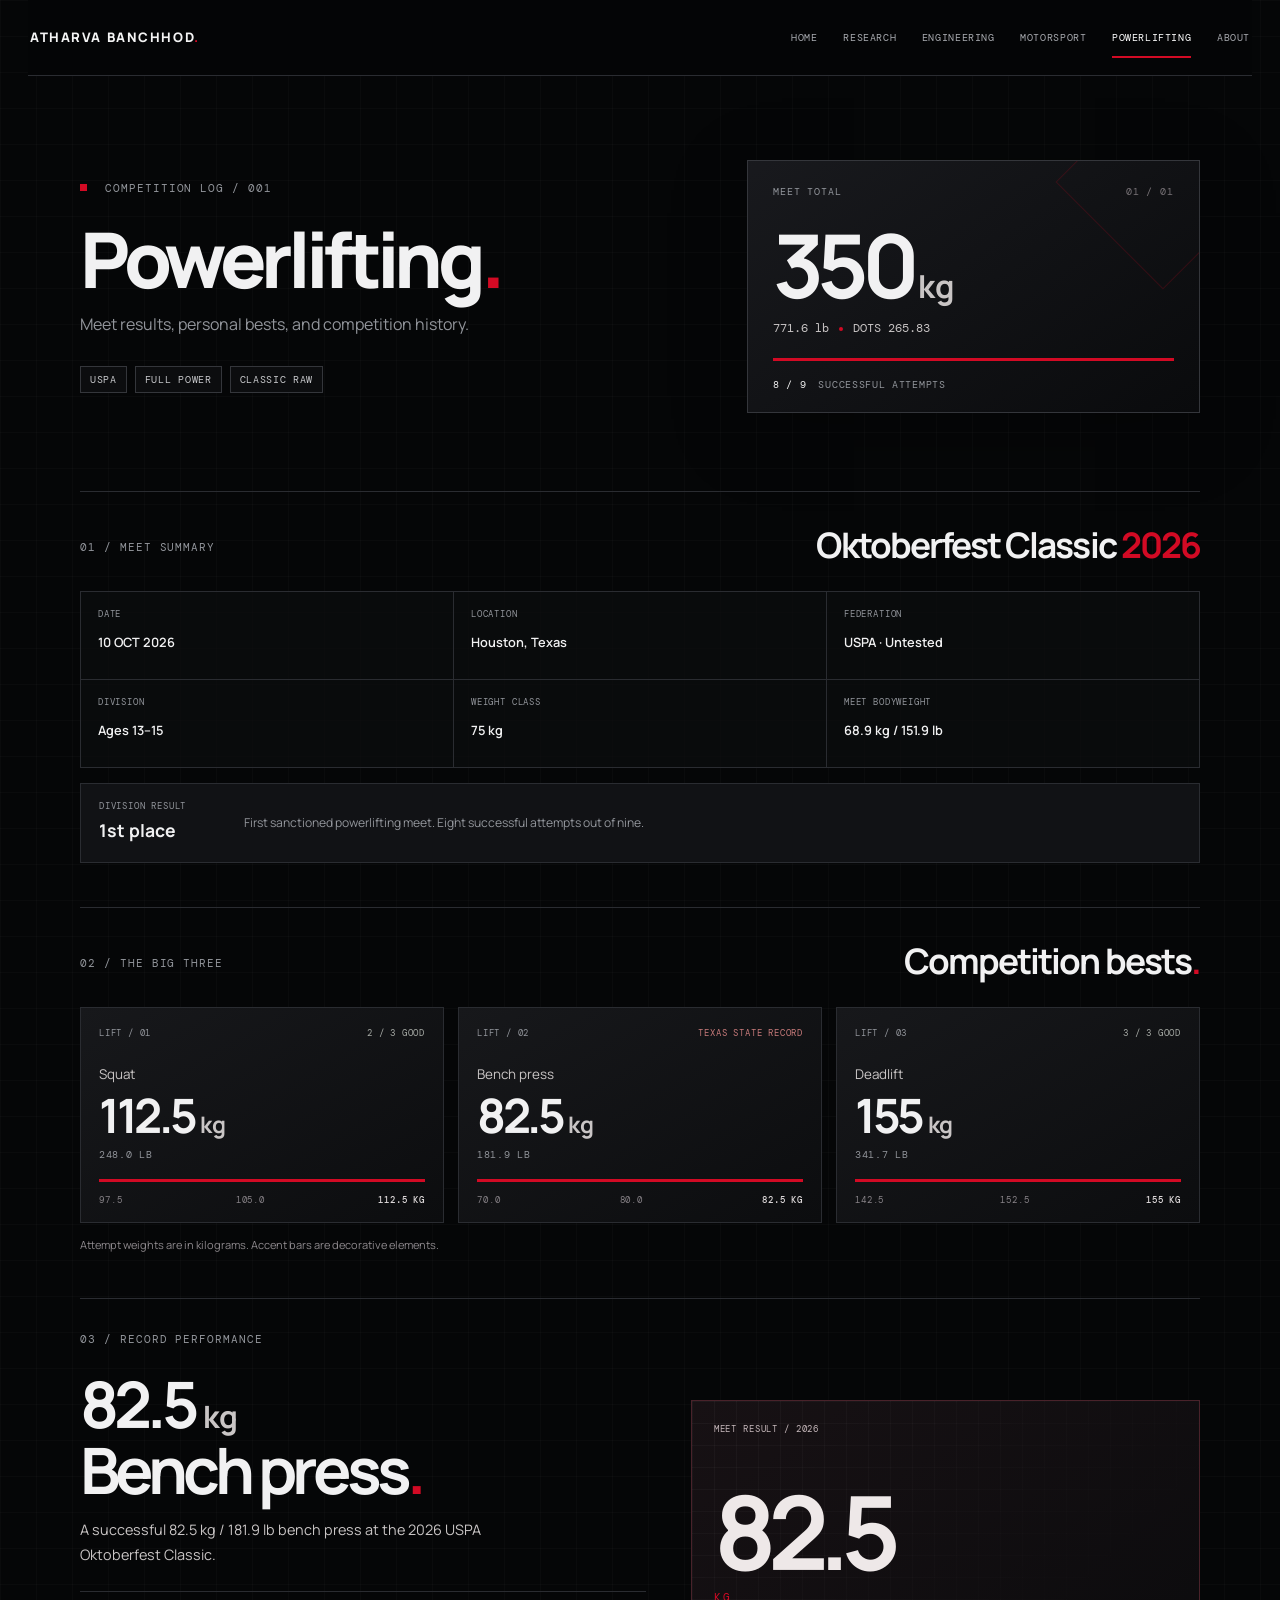
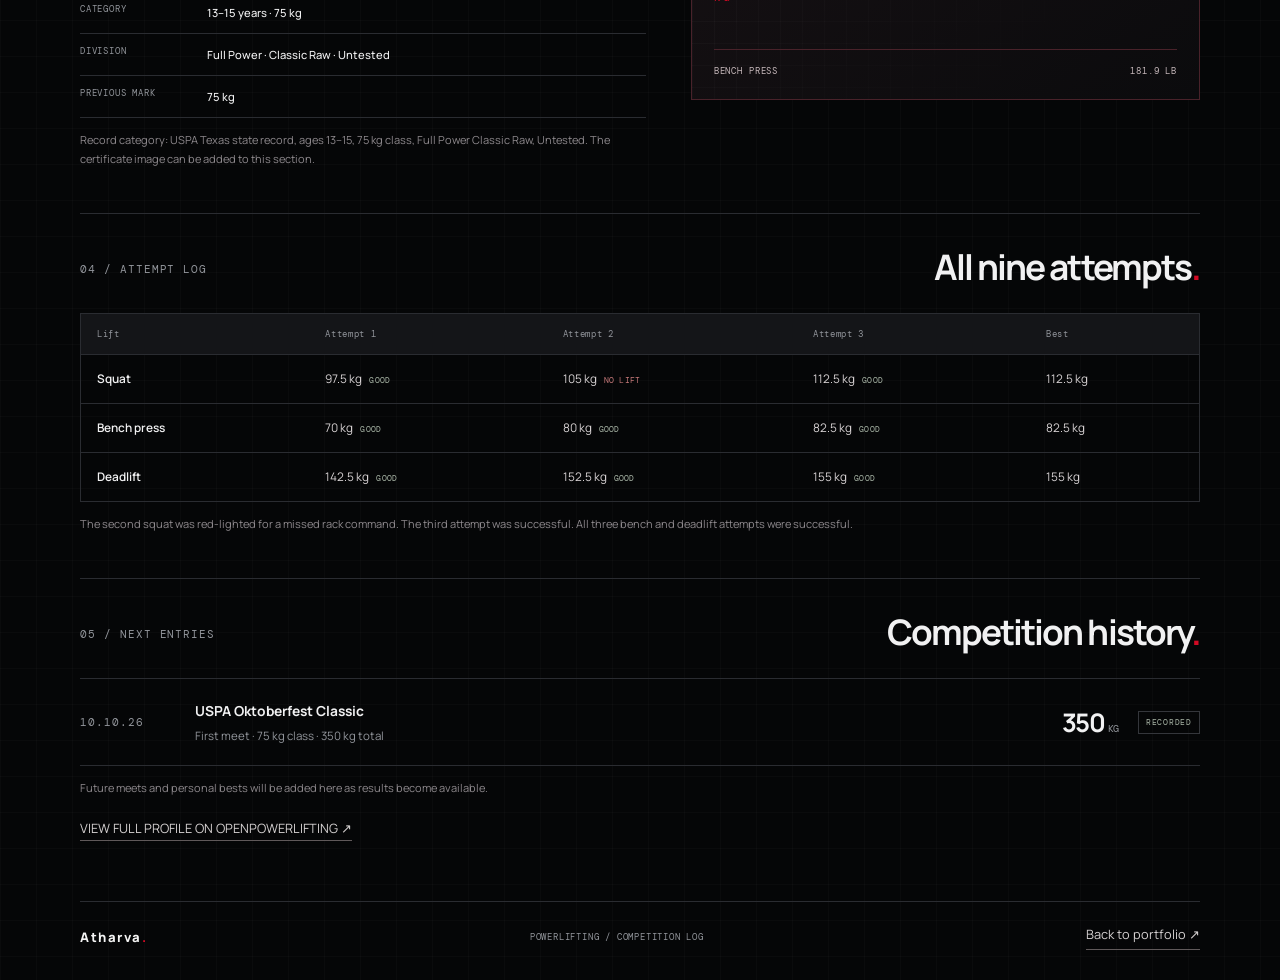
<file: powerlifting.html>
<!doctype html>
<html lang="en">
<head>
  <meta charset="utf-8">
  <meta name="viewport" content="width=device-width, initial-scale=1">
  <meta name="description" content="Atharva Banchhod's powerlifting competition results, meet total, squat, bench press, deadlift, and USPA record achievement.">
  <meta name="theme-color" content="#171719">
  <title>Powerlifting | Atharva Banchhod</title>
  <link rel="icon" type="image/png" href="https://theatharvab.github.io/theatharvab/assets/images/ab1FAVICON.png?v=2">
  <link rel="stylesheet" href="styles.css">
  <link rel="stylesheet" href="powerlifting.css">
</head>
<body class="powerlifting-page">
  <header class="site-header">
    <a class="wordmark" href="index.html#home" aria-label="Atharva Banchhod home">ATHARVA BANCHHOD<span>.</span></a>
    <nav aria-label="Main navigation">
      <a href="index.html#home">Home</a>
      <a href="index.html#research">Research</a>
      <a href="index.html#engineering">Engineering</a>
      <a href="index.html#motorsport">Motorsport</a>
      <a href="powerlifting.html" aria-current="page">Powerlifting</a>
      <a href="index.html#about">About</a>
    </nav>
  </header>

  <main>
    <section class="power-hero section-wrap">
      <div class="power-hero-copy">
        <p class="eyebrow"><span class="red-mark"></span> COMPETITION LOG / 001</p>
        <h1>Powerlifting<span class="red-period">.</span></h1>
        <p class="power-intro">Meet results, personal bests, and competition history.</p>
        <div class="power-tags"><span>USPA</span><span>FULL POWER</span><span>CLASSIC RAW</span></div>
      </div>
      <div class="total-panel">
        <p class="data-label">MEET TOTAL <span>01 / 01</span></p>
        <div class="total-number">350<span> kg</span></div>
        <p class="total-secondary">771.6 lb <i></i> DOTS 265.83</p>
        <div class="total-rule"><span></span></div>
        <div class="total-foot"><span>8 / 9</span><span>SUCCESSFUL ATTEMPTS</span></div>
      </div>
    </section>

    <section class="power-section section-wrap" aria-labelledby="meet-heading">
      <div class="section-heading">
        <p class="eyebrow">01 / MEET SUMMARY</p>
        <h2 id="meet-heading">Oktoberfest Classic <span class="red-period">2026</span></h2>
      </div>
      <div class="meet-meta">
        <div><span class="data-label">DATE</span><strong>10 OCT 2026</strong></div>
        <div><span class="data-label">LOCATION</span><strong>Houston, Texas</strong></div>
        <div><span class="data-label">FEDERATION</span><strong>USPA · Untested</strong></div>
        <div><span class="data-label">DIVISION</span><strong>Ages 13–15</strong></div>
        <div><span class="data-label">WEIGHT CLASS</span><strong>75 kg</strong></div>
        <div><span class="data-label">MEET BODYWEIGHT</span><strong>68.9 kg / 151.9 lb</strong></div>
      </div>
      <div class="result-strip">
        <div><span class="data-label">DIVISION RESULT</span><strong>1st place</strong></div>
        <p>First sanctioned powerlifting meet. Eight successful attempts out of nine.</p>
      </div>
    </section>

    <section class="power-section section-wrap" aria-labelledby="lifts-heading">
      <div class="section-heading">
        <p class="eyebrow">02 / THE BIG THREE</p>
        <h2 id="lifts-heading">Competition bests<span class="red-period">.</span></h2>
      </div>
      <div class="lift-grid">
        <article class="lift-card">
          <div class="lift-card-top"><span class="lift-index">LIFT / 01</span><span class="lift-status">2 / 3 GOOD</span></div>
          <p class="lift-name">Squat</p>
          <p class="lift-value">112.5 <span>kg</span></p>
          <p class="lift-lbs">248.0 LB</p>
          <div class="lift-track"><span style="width:100%"></span></div>
          <div class="attempts"><span>97.5</span><span>105.0</span><strong>112.5 kg</strong></div>
        </article>
        <article class="lift-card lift-bench">
          <div class="lift-card-top"><span class="lift-index">LIFT / 02</span><span class="lift-status record-status">TEXAS STATE RECORD</span></div>
          <p class="lift-name">Bench press</p>
          <p class="lift-value">82.5 <span>kg</span></p>
          <p class="lift-lbs">181.9 LB</p>
          <div class="lift-track"><span style="width:100%"></span></div>
          <div class="attempts"><span>70.0</span><span>80.0</span><strong>82.5 kg</strong></div>
        </article>
        <article class="lift-card">
          <div class="lift-card-top"><span class="lift-index">LIFT / 03</span><span class="lift-status">3 / 3 GOOD</span></div>
          <p class="lift-name">Deadlift</p>
          <p class="lift-value">155 <span>kg</span></p>
          <p class="lift-lbs">341.7 LB</p>
          <div class="lift-track"><span style="width:100%"></span></div>
          <div class="attempts"><span>142.5</span><span>152.5</span><strong>155 kg</strong></div>
        </article>
      </div>
      <p class="small-note">Attempt weights are in kilograms. Accent bars are decorative elements.</p>
    </section>

    <section class="power-section section-wrap record-section" aria-labelledby="record-heading">
      <div class="record-copy">
        <p class="eyebrow">03 / RECORD PERFORMANCE</p>
        <h2 id="record-heading">82.5 <span>kg</span><br>Bench press<span class="red-period">.</span></h2>
        <p class="record-summary">A successful 82.5 kg / 181.9 lb bench press at the 2026 USPA Oktoberfest Classic.</p>
        <div class="record-data">
          <div><span class="data-label">CATEGORY</span><strong>13–15 years · 75 kg</strong></div>
          <div><span class="data-label">DIVISION</span><strong>Full Power · Classic Raw · Untested</strong></div>
          <div><span class="data-label">PREVIOUS MARK</span><strong>75 kg</strong></div>
        </div>
        <p class="small-note">Record category: USPA Texas state record, ages 13–15, 75 kg class, Full Power Classic Raw, Untested. The certificate image can be added to this section.</p>
      </div>
      <div class="record-visual" role="img" aria-label="Graphic highlighting the 82.5 kilogram bench press result">
        <div class="record-visual-grid"></div>
        <span class="record-stamp">MEET RESULT / 2026</span>
        <div class="record-big">82.5<small>KG</small></div>
        <div class="record-bottom"><span>BENCH PRESS</span><span>181.9 LB</span></div>
      </div>
    </section>

    <section class="power-section section-wrap" aria-labelledby="attempt-heading">
      <div class="section-heading">
        <p class="eyebrow">04 / ATTEMPT LOG</p>
        <h2 id="attempt-heading">All nine attempts<span class="red-period">.</span></h2>
      </div>
      <div class="attempt-table-wrap">
        <table class="attempt-table">
          <thead><tr><th>Lift</th><th>Attempt 1</th><th>Attempt 2</th><th>Attempt 3</th><th>Best</th></tr></thead>
          <tbody>
            <tr><th>Squat</th><td>97.5 kg <span class="good">GOOD</span></td><td>105 kg <span class="miss">NO LIFT</span></td><td>112.5 kg <span class="good">GOOD</span></td><td>112.5 kg</td></tr>
            <tr><th>Bench press</th><td>70 kg <span class="good">GOOD</span></td><td>80 kg <span class="good">GOOD</span></td><td>82.5 kg <span class="good">GOOD</span></td><td>82.5 kg</td></tr>
            <tr><th>Deadlift</th><td>142.5 kg <span class="good">GOOD</span></td><td>152.5 kg <span class="good">GOOD</span></td><td>155 kg <span class="good">GOOD</span></td><td>155 kg</td></tr>
          </tbody>
        </table>
      </div>
      <p class="small-note">The second squat was red-lighted for a missed rack command. The third attempt was successful. All three bench and deadlift attempts were successful.</p>
    </section>

    <section class="power-section section-wrap progression-section" aria-labelledby="progress-heading">
      <div class="section-heading">
        <p class="eyebrow">05 / NEXT ENTRIES</p>
        <h2 id="progress-heading">Competition history<span class="red-period">.</span></h2>
      </div>
      <div class="history-row">
        <div class="history-date">10.10.26</div>
        <div class="history-main"><strong>USPA Oktoberfest Classic</strong><span>First meet · 75 kg class · 350 kg total</span></div>
        <div class="history-total">350 <small>KG</small></div>
        <span class="history-state">RECORDED</span>
      </div>
      <p class="small-note">Future meets and personal bests will be added here as results become available.</p>
      <p class="profile-link-row"><a class="underlined-link" href="https://openpowerlifting.org/u/atharvabanchhod" target="_blank" rel="noreferrer">VIEW FULL PROFILE ON OPENPOWERLIFTING ↗</a></p>
    </section>
  </main>

  <footer class="power-footer section-wrap">
    <a class="wordmark" href="index.html">Atharva<span>.</span></a>
    <span>POWERLIFTING / COMPETITION LOG</span>
    <a class="underlined-link" href="index.html">Back to portfolio ↗</a>
  </footer>
</body>
</html>
</file>
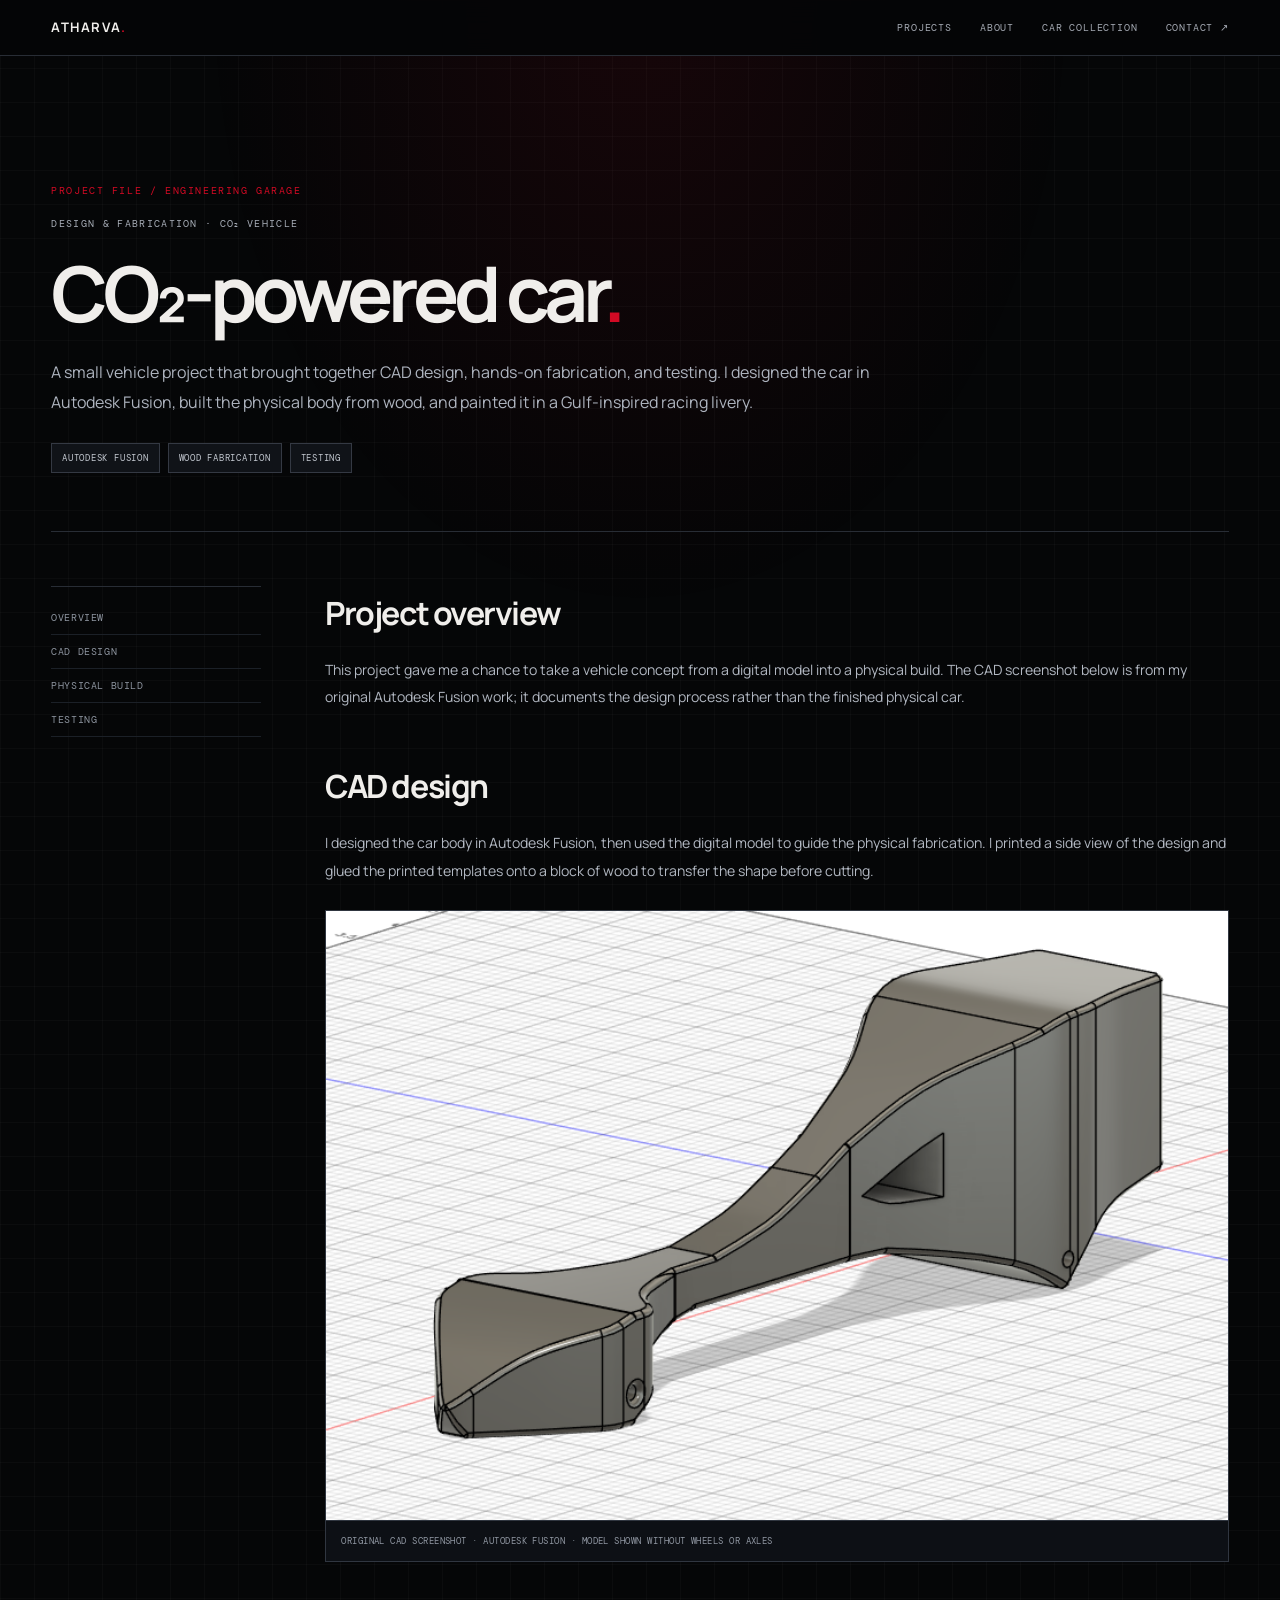
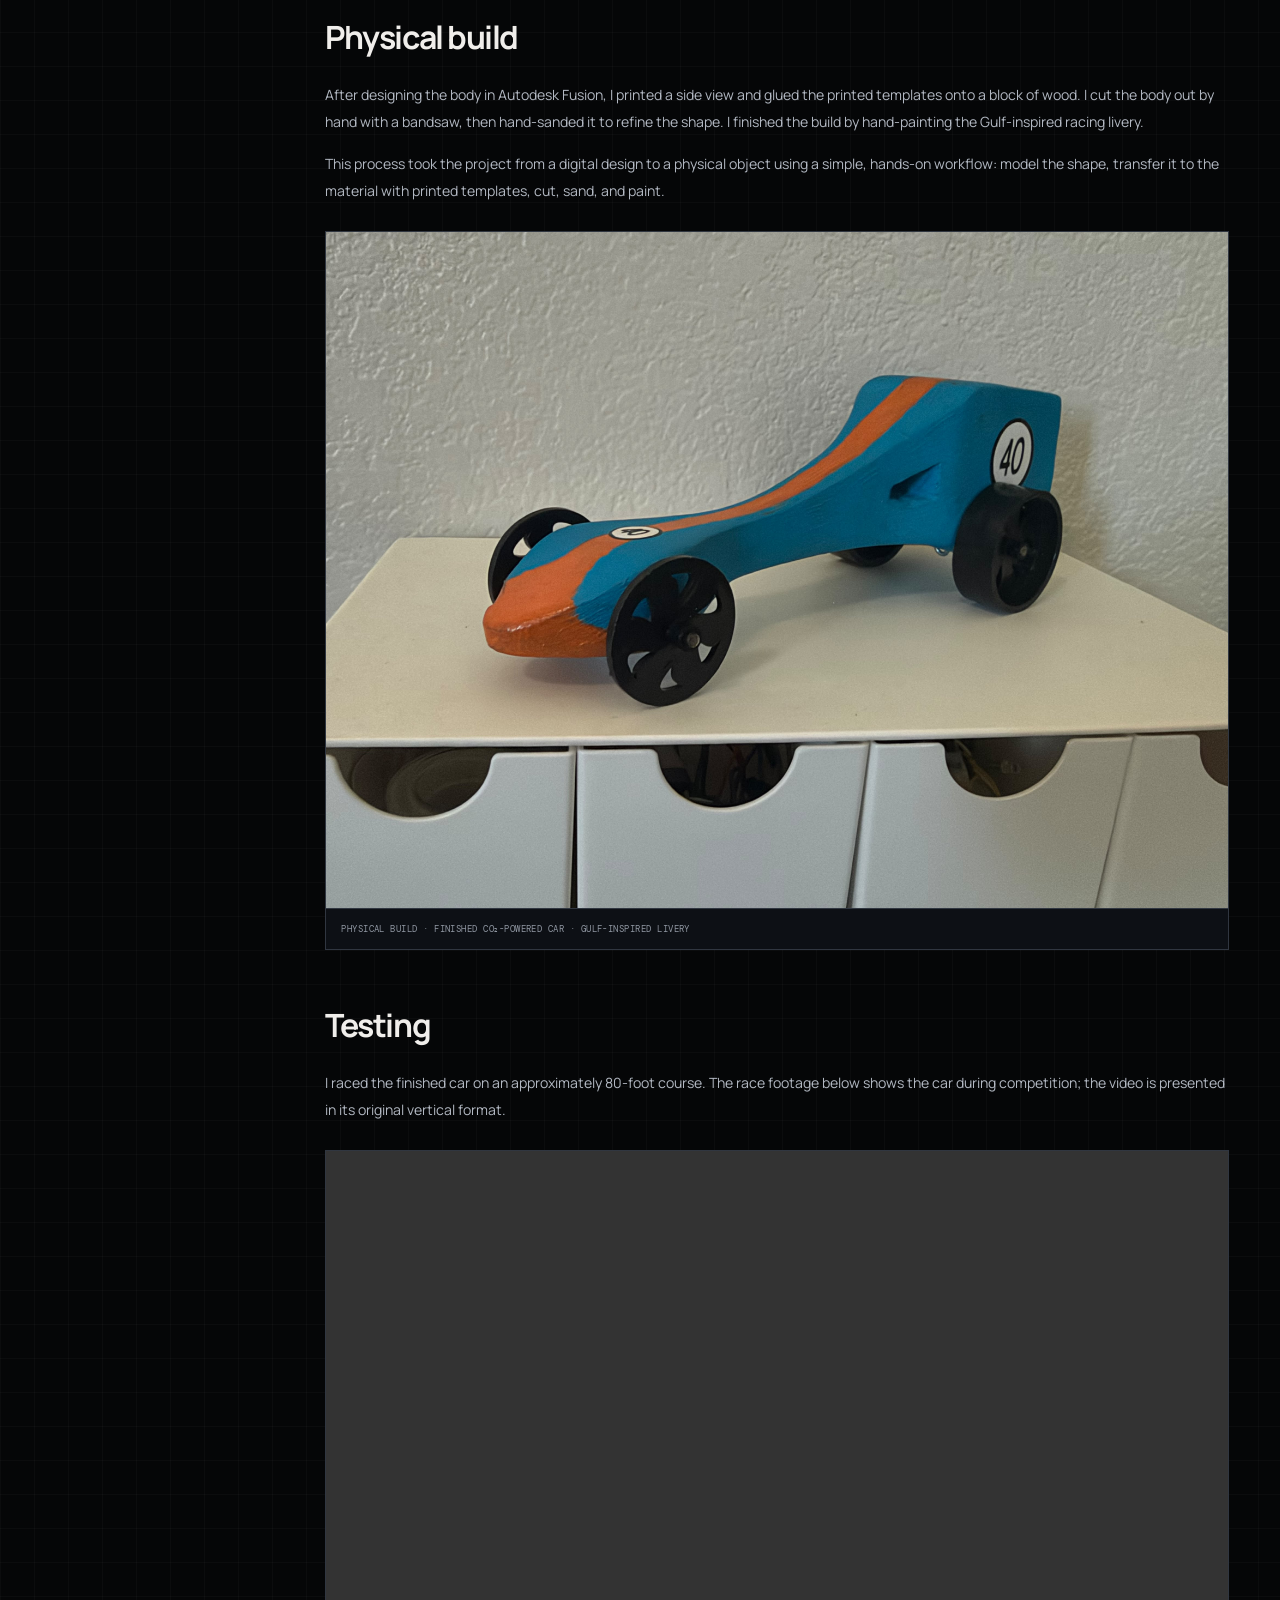
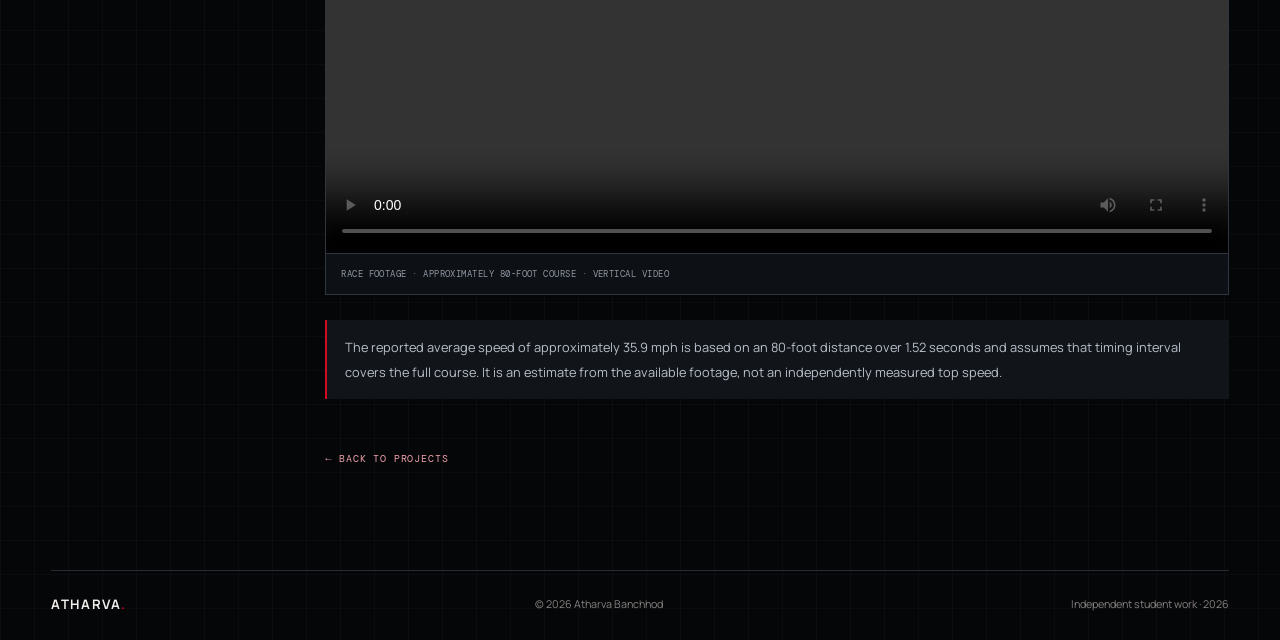
<file: projects/co2-race-car.html>
<!doctype html>
<html lang="en">
<head>
  <meta charset="utf-8">
  <meta name="viewport" content="width=device-width, initial-scale=1">
  <meta name="description" content="CAD, fabrication, and testing notes for Atharva Banchhod's CO₂-powered car project.">
  <link rel="icon" type="image/png" href="https://theatharvab.github.io/theatharvab/assets/images/ab1FAVICON.png?v=2">
  <title>CO₂-Powered Car | Atharva Banchhod</title>
  <link rel="stylesheet" href="../styles.css">
  <style>
    .car-hero{padding:90px 0 65px;border-bottom:1px solid var(--line)}
    .car-hero h1{font-size:clamp(2.8rem,6vw,5.4rem);max-width:900px}
    .car-hero .lead{max-width:760px;color:#b4bec8;font-size:1.05rem;line-height:1.9}
    .car-meta{display:flex;flex-wrap:wrap;gap:10px;margin:25px 0}
    .car-meta span{font:.68rem var(--mono);color:#c3cdd5;border:1px solid var(--line);padding:7px 10px}
    .car-layout{display:grid;grid-template-columns:200px minmax(0,760px);gap:70px;padding:65px 0 100px}
    .car-toc{position:sticky;top:25px;align-self:start}
    .car-toc a{display:block;font-size:.77rem;color:var(--muted);padding:8px 0}
    .car-body h2{font-size:1.65rem;letter-spacing:-.04em;margin:42px 0 15px}
    .car-body h2:first-child{margin-top:0}
    .car-body p,.car-body li{font-size:.9rem;line-height:1.9;color:#b6c0c9}
    .car-body ul{padding-left:22px}
    .cad-figure{margin:24px 0 18px;border:1px solid var(--line);background:#202023;overflow:hidden}
    .cad-figure img{display:block;width:100%;height:auto}
    .media-figure{margin:24px 0 18px;border:1px solid var(--line);background:#202023;overflow:hidden}
    .media-figure img{display:block;width:100%;height:auto}
    .race-video{display:block;width:100%;max-height:78vh;aspect-ratio:9/16;object-fit:contain;background:#08090b}
    .figure-caption{font:.68rem var(--mono);line-height:1.7;color:var(--muted);padding:12px 15px;border-top:1px solid var(--line)}
    .note{border-left:2px solid var(--accent);padding:14px 18px;background:#141b1d;color:#b9c5cc;font-size:.82rem;line-height:1.8;margin:24px 0}
    .back-link{display:inline-block;margin-top:25px;font-size:.83rem;color:var(--accent)}
    @media(max-width:760px){.car-layout{grid-template-columns:1fr;gap:25px}.car-toc{position:static;display:flex;gap:12px;flex-wrap:wrap}.car-toc a{padding:4px 0}}
  </style>
  <link rel="stylesheet" href="../project-garage.css">
</head>
<body>
  <header class="site-header">
    <a class="wordmark" href="../index.html">Atharva<span>.</span></a>
    <nav aria-label="Main navigation">
      <a href="../index.html#projects">Projects</a>
      <a href="../index.html#about">About</a>
      <a href="../index.html#motorsport-section">Car collection</a>
      <a href="../index.html#contact">Contact ↗</a>
    </nav>
  </header>
  <main class="section-wrap">
    <section class="car-hero">
      <p class="eyebrow">DESIGN & FABRICATION · CO₂ VEHICLE</p>
      <h1>CO₂-powered car<span class="red-period">.</span></h1>
      <p class="lead">A small vehicle project that brought together CAD design, hands-on fabrication, and testing. I designed the car in Autodesk Fusion, built the physical body from wood, and painted it in a Gulf-inspired racing livery.</p>
      <div class="car-meta"><span>AUTODESK FUSION</span><span>WOOD FABRICATION</span><span>TESTING</span></div>
    </section>
    <div class="car-layout">
      <aside class="car-toc" aria-label="On this page">
        <a href="#overview">Overview</a>
        <a href="#cad">CAD design</a>
        <a href="#build">Physical build</a>
        <a href="#testing">Testing</a>
      </aside>
      <article class="car-body">
        <h2 id="overview">Project overview</h2>
        <p>This project gave me a chance to take a vehicle concept from a digital model into a physical build. The CAD screenshot below is from my original Autodesk Fusion work; it documents the design process rather than the finished physical car.</p>

        <h2 id="cad">CAD design</h2>
        <p>I designed the car body in Autodesk Fusion, then used the digital model to guide the physical fabrication. I printed a side view of the design and glued the printed templates onto a block of wood to transfer the shape before cutting.</p>
        <figure class="cad-figure">
          <img src="../assets/images/co2-car.png" alt="Screenshot of my CO₂-powered car body model in Autodesk Fusion">
          <figcaption class="figure-caption">ORIGINAL CAD SCREENSHOT · AUTODESK FUSION · MODEL SHOWN WITHOUT WHEELS OR AXLES</figcaption>
        </figure>

        <h2 id="build">Physical build</h2>
        <p>After designing the body in Autodesk Fusion, I printed a side view and glued the printed templates onto a block of wood. I cut the body out by hand with a bandsaw, then hand-sanded it to refine the shape. I finished the build by hand-painting the Gulf-inspired racing livery.</p>
        <p>This process took the project from a digital design to a physical object using a simple, hands-on workflow: model the shape, transfer it to the material with printed templates, cut, sand, and paint.</p>
        <figure class="media-figure">
          <img src="../assets/images/co2carreal%20(1).png" alt="Photograph of my finished CO₂-powered car with its Gulf-inspired racing livery" loading="lazy">
          <figcaption class="figure-caption">PHYSICAL BUILD · FINISHED CO₂-POWERED CAR · GULF-INSPIRED LIVERY</figcaption>
        </figure>

        <h2 id="testing">Testing</h2>
        <p>I raced the finished car on an approximately 80-foot course. The race footage below shows the car during competition; the video is presented in its original vertical format.</p>
        <figure class="media-figure">
          <video class="race-video" controls playsinline preload="metadata" aria-label="Video of my CO₂-powered car racing on the course">
            <source src="../assets/images/IMG_8106.mp4" type="video/mp4">
            Your browser does not support embedded video playback.
          </video>
          <figcaption class="figure-caption">RACE FOOTAGE · APPROXIMATELY 80-FOOT COURSE · VERTICAL VIDEO</figcaption>
        </figure>
        <div class="note">The reported average speed of approximately 35.9 mph is based on an 80-foot distance over 1.52 seconds and assumes that timing interval covers the full course. It is an estimate from the available footage, not an independently measured top speed.</div>
        <a class="back-link" href="../index.html#projects">← Back to projects</a>
      </article>
    </div>
  </main>
  <footer class="site-footer section-wrap"><a class="wordmark" href="../index.html">Atharva<span>.</span></a><span>© 2026 Atharva Banchhod</span><span>Independent student work · 2026</span></footer>
</body>
</html>
</file>
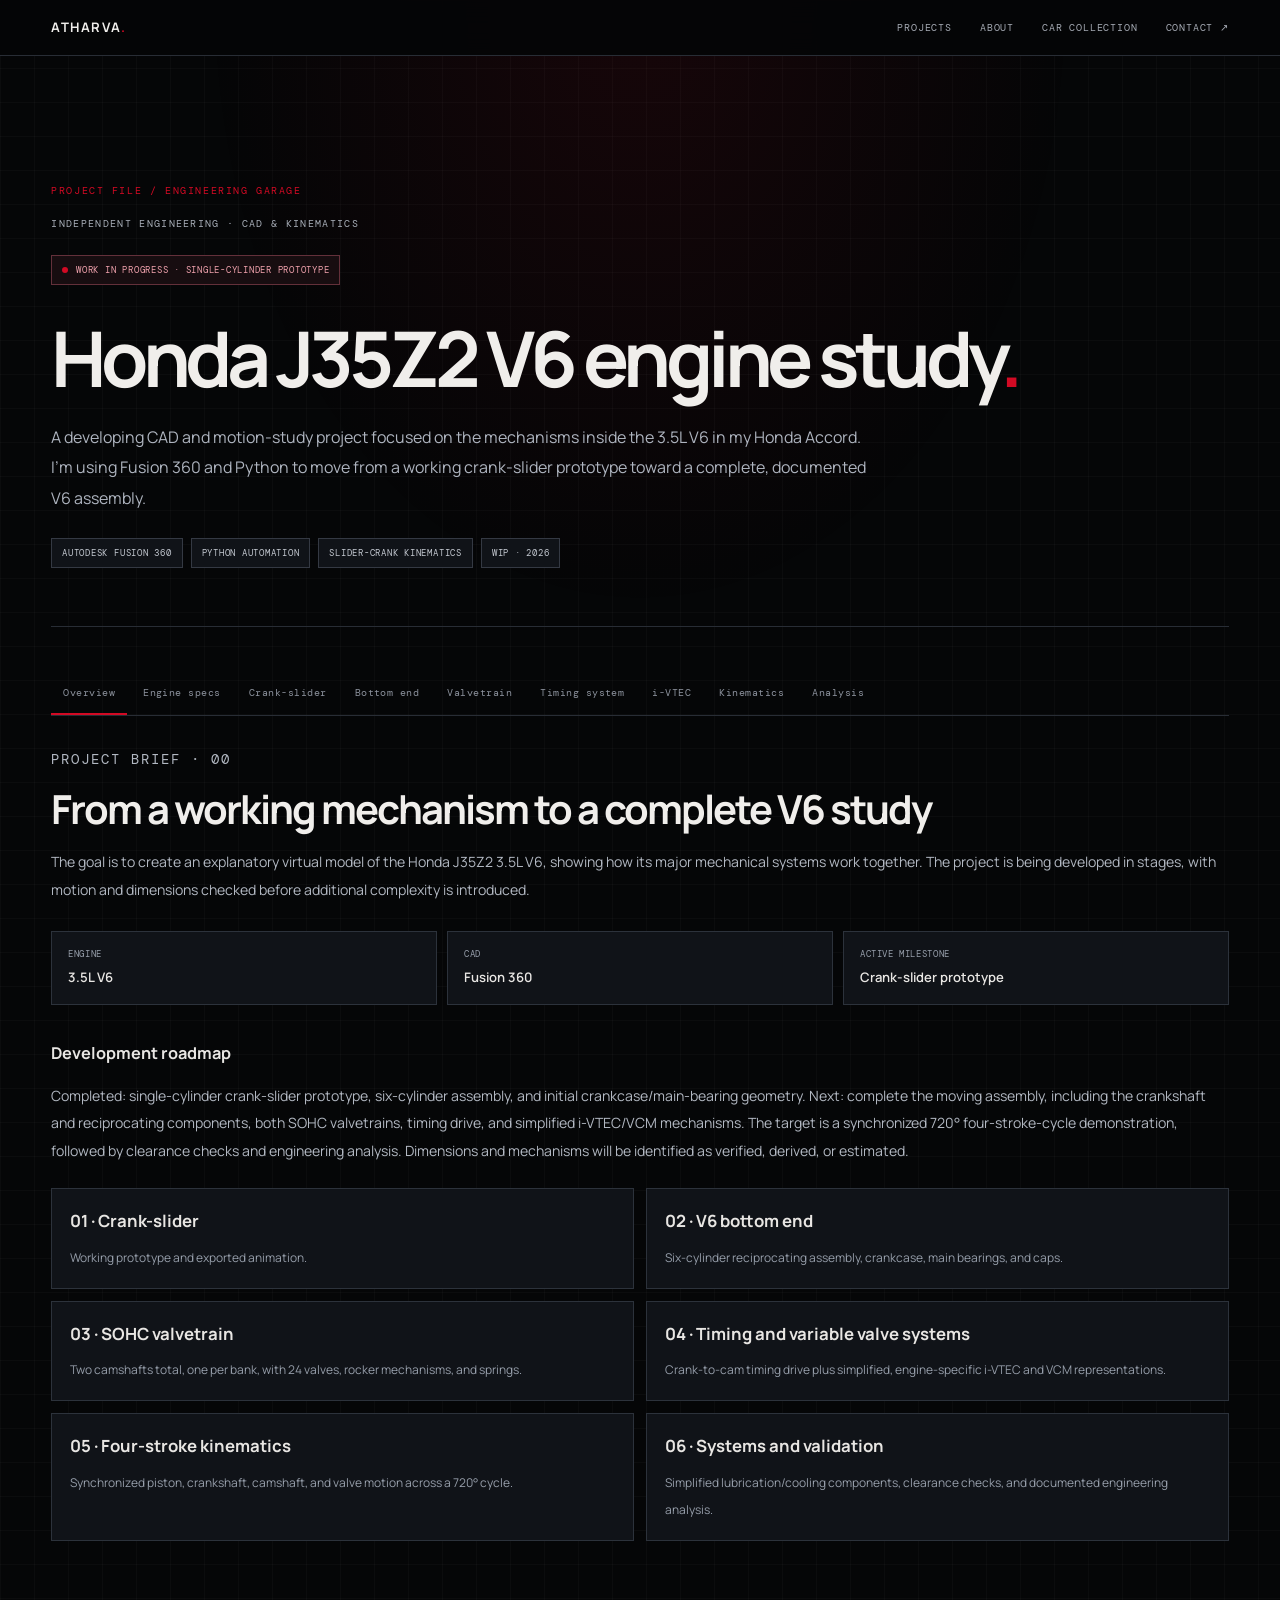
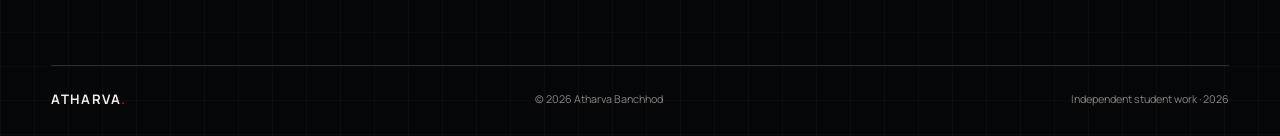
<file: projects/j35z2-engine.html>
<!doctype html>
<html lang="en">
<head>
  <meta charset="utf-8">
  <meta name="viewport" content="width=device-width, initial-scale=1">
  <meta name="description" content="Work in progress: a CAD and kinematic study of the Honda J35Z2 3.5L V6, developed in Fusion 360 and Python.">
  <meta name="theme-color" content="#171719">
  <link rel="icon" type="image/png" href="https://theatharvab.github.io/theatharvab/assets/images/ab1FAVICON.png?v=2">
  <title>Honda J35Z2 V6 Engine Study | Atharva Banchhod</title>
  <link rel="stylesheet" href="../styles.css">
  <style>
    .engine-hero{padding:90px 0 65px;border-bottom:1px solid var(--line)}
    .engine-hero h1{font-size:clamp(2.8rem,6vw,5.4rem);max-width:980px}
    .engine-hero .lead{max-width:790px;color:#b4bec8;font-size:1.05rem;line-height:1.9}
    .engine-meta{display:flex;flex-wrap:wrap;gap:10px;margin:25px 0}
    .engine-meta span{font:.68rem var(--mono);color:#c3cdd5;border:1px solid var(--line);padding:7px 10px}
    .status-line{display:inline-flex;align-items:center;gap:8px;font:.62rem var(--mono);letter-spacing:.07em;color:#d6b1a0;border:1px solid #77504b;padding:8px 10px;margin:0 0 20px}
    .status-line:before{content:"";width:6px;height:6px;background:#c17b7b;border-radius:50%}
    .engine-layout{display:grid;grid-template-columns:210px minmax(0,760px);gap:70px;padding:65px 0 100px}
    .engine-toc{position:sticky;top:25px;align-self:start}
    .engine-toc a{display:block;font-size:.77rem;color:var(--muted);padding:8px 0}
    .engine-body h2{font-size:1.65rem;letter-spacing:-.04em;margin:42px 0 15px}
    .engine-body h2:first-child{margin-top:0}
    .engine-body p,.engine-body li{font-size:.9rem;line-height:1.9;color:#b6c0c9}
    .engine-body ul{padding-left:22px}
    .engine-figure{position:relative;min-height:285px;margin:25px 0 35px;overflow:hidden;border:1px solid var(--line);background:#202023;background-image:linear-gradient(#ffffff07 1px,transparent 1px),linear-gradient(90deg,#ffffff07 1px,transparent 1px);background-size:26px 26px}
    .engine-figure:before{content:"";position:absolute;left:12%;right:12%;top:23%;height:38%;border:1px solid #9d5555;background:linear-gradient(90deg,#781b1b33,#b8b1a833,#6d7d7d22);transform:skewY(-8deg)}
    .engine-figure-label{position:absolute;left:17px;right:17px;bottom:15px;display:flex;flex-direction:column;gap:4px}
    .engine-figure-label strong{font-size:.72rem;font-weight:500;color:#e3dede}
    .engine-figure-label span{font:.6rem var(--mono);color:var(--muted)}
    .milestone-grid{display:grid;grid-template-columns:repeat(2,minmax(0,1fr));gap:12px;margin:24px 0}
    .milestone{border:1px solid var(--line);background:var(--panel);padding:18px}
    .milestone strong{display:block;color:var(--accent);font-size:1.05rem;margin-bottom:7px}
    .milestone span{font-size:.75rem;line-height:1.7;color:var(--muted)}
    .note{border-left:2px solid var(--accent);padding:14px 18px;background:#141b1d;color:#b9c5cc;font-size:.82rem;line-height:1.8;margin:24px 0}
    .back-link{display:inline-block;margin-top:25px;font-size:.83rem;color:var(--accent)}
    @media(max-width:760px){.engine-layout{grid-template-columns:1fr;gap:25px}.engine-toc{position:static;display:flex;gap:12px;flex-wrap:wrap}.engine-toc a{padding:4px 0}.milestone-grid{grid-template-columns:1fr}}
    .engine-explorer{padding:45px 0 100px;max-width:1000px;margin:0 auto}
    .engine-tab-radio{position:absolute;opacity:0;pointer-events:none}
    .engine-tabs{display:flex;gap:4px;overflow-x:auto;border-bottom:1px solid var(--line);margin-bottom:30px;scrollbar-width:thin}
    .engine-tabs label{flex:0 0 auto;border-bottom:2px solid transparent;color:var(--muted);padding:14px 15px 12px;font:.68rem var(--mono);white-space:nowrap;cursor:pointer}
    .engine-tabs label:hover{color:var(--text)}
    #view-overview:checked~.engine-tabs label[for="view-overview"],#view-specs:checked~.engine-tabs label[for="view-specs"],#view-crank:checked~.engine-tabs label[for="view-crank"],#view-bottom:checked~.engine-tabs label[for="view-bottom"],#view-valvetrain:checked~.engine-tabs label[for="view-valvetrain"],#view-timing:checked~.engine-tabs label[for="view-timing"],#view-ivtec:checked~.engine-tabs label[for="view-ivtec"],#view-kinematics:checked~.engine-tabs label[for="view-kinematics"],#view-analysis:checked~.engine-tabs label[for="view-analysis"]{color:#f0dede;border-bottom-color:var(--accent-soft)}
    .engine-panel{display:none;max-width:820px}
    #view-overview:checked~.panel-overview,#view-specs:checked~.panel-specs,#view-crank:checked~.panel-crank,#view-bottom:checked~.panel-bottom,#view-valvetrain:checked~.panel-valvetrain,#view-timing:checked~.panel-timing,#view-ivtec:checked~.panel-ivtec,#view-kinematics:checked~.panel-kinematics,#view-analysis:checked~.panel-analysis{display:block;animation:panelIn .22s ease-out}
    .spec-table-wrap{overflow-x:auto;margin:20px 0 28px;border:1px solid var(--line)}
    .spec-table{width:100%;border-collapse:collapse;min-width:440px;background:var(--panel)}
    .spec-table th,.spec-table td{padding:13px 15px;text-align:left;border-bottom:1px solid var(--line);font-size:.82rem;line-height:1.6}
    .spec-table th{font:.6rem var(--mono);letter-spacing:.08em;color:var(--muted);text-transform:uppercase}
    .spec-table td:first-child{color:#d5dbe0;width:42%}.spec-table td:last-child{color:#b6c0c9}
    .application-list{display:grid;grid-template-columns:repeat(2,minmax(0,1fr));gap:10px;margin:18px 0 28px}
    .application{border:1px solid var(--line);padding:16px;background:var(--panel)}
    .application strong{display:block;font-size:.88rem;margin-bottom:6px}.application span{font-size:.74rem;line-height:1.7;color:var(--muted)}
    .source-links{padding-left:20px}.source-links li{margin:7px 0}
    .engine-panel h2{font-size:clamp(1.6rem,4vw,2.25rem);letter-spacing:-.05em;line-height:1.2;margin:0 0 15px}
    .engine-panel h3{font-size:1.02rem;margin:32px 0 12px}
    .engine-panel p{font-size:.9rem;line-height:1.9;color:#b6c0c9}
    .panel-kicker{font:.62rem var(--mono)!important;letter-spacing:.1em;color:#c17b7b!important;margin:0 0 12px}
    .overview-stats{display:grid;grid-template-columns:repeat(3,minmax(0,1fr));gap:10px;margin:28px 0 35px}
    .overview-stats>div{padding:16px;border:1px solid var(--line);background:var(--panel);min-width:0}
    .overview-stats span{display:block;font:.55rem var(--mono);letter-spacing:.07em;color:var(--muted);margin-bottom:8px}
    .overview-stats strong{display:block;font-size:.82rem;line-height:1.5;font-weight:600}
    .subsystem-visual{display:flex;flex-direction:column;gap:10px;justify-content:center;min-height:150px;padding:25px;margin:25px 0 30px;border:1px solid #514044;background-color:#202023;background-image:linear-gradient(#ffffff08 1px,transparent 1px),linear-gradient(90deg,#ffffff08 1px,transparent 1px);background-size:24px 24px}
    .subsystem-visual span{font:.6rem var(--mono);letter-spacing:.1em;color:#c17b7b}
    .subsystem-visual strong{font-size:clamp(1.15rem,3vw,1.65rem);line-height:1.4;font-weight:600}
    .subsystem-visual small{font-size:.72rem;color:var(--muted);line-height:1.7}
    .engine-figure-live{min-height:0;aspect-ratio:16/9}
    .engine-figure-live:before{display:none}
    .engine-figure-live img{display:block;width:100%;height:100%;object-fit:contain;background:#202023}
    .engine-figure-live .engine-figure-label{background:linear-gradient(transparent,#101012d9);padding:30px 15px 12px;left:0;right:0;bottom:0}
    @keyframes panelIn{from{opacity:.55;transform:translateY(4px)}to{opacity:1;transform:translateY(0)}}
    @media(max-width:650px){.application-list{grid-template-columns:1fr}.engine-explorer{padding-top:28px}.engine-tabs{margin-bottom:24px}.engine-tabs label{padding:12px;font-size:.62rem}.overview-stats{grid-template-columns:1fr}.overview-stats>div{padding:12px 14px}.engine-figure-live{aspect-ratio:4/3}}
    @media(prefers-reduced-motion:reduce){.engine-panel{animation:none}}
  </style>
  <link rel="stylesheet" href="../project-garage.css">
</head>
<body>
  <header class="site-header">
    <a class="wordmark" href="../index.html">Atharva<span>.</span></a>
    <nav aria-label="Main navigation">
      <a href="../index.html#projects">Projects</a>
      <a href="../index.html#about">About</a>
      <a href="../index.html#motorsport-section">Car collection</a>
      <a href="../index.html#contact">Contact ↗</a>
    </nav>
  </header>
  <main class="section-wrap">
    <section class="engine-hero">
      <p class="eyebrow">INDEPENDENT ENGINEERING · CAD & KINEMATICS</p>
      <div class="status-line">WORK IN PROGRESS · SINGLE-CYLINDER PROTOTYPE</div>
      <h1>Honda J35Z2 V6 engine study<span class="red-period">.</span></h1>
      <p class="lead">A developing CAD and motion-study project focused on the mechanisms inside the 3.5L V6 in my Honda Accord. I'm using Fusion 360 and Python to move from a working crank-slider prototype toward a complete, documented V6 assembly.</p>
      <div class="engine-meta"><span>AUTODESK FUSION 360</span><span>PYTHON AUTOMATION</span><span>SLIDER-CRANK KINEMATICS</span><span>WIP · 2026</span></div>
    </section>
    <section class="engine-explorer" aria-label="Engine subsystem explorer">
      <input class="engine-tab-radio" type="radio" name="engine-view" id="view-overview" checked>
      <input class="engine-tab-radio" type="radio" name="engine-view" id="view-specs">
      <input class="engine-tab-radio" type="radio" name="engine-view" id="view-crank">
      <input class="engine-tab-radio" type="radio" name="engine-view" id="view-bottom">
      <input class="engine-tab-radio" type="radio" name="engine-view" id="view-valvetrain">
      <input class="engine-tab-radio" type="radio" name="engine-view" id="view-timing">
      <input class="engine-tab-radio" type="radio" name="engine-view" id="view-ivtec">
      <input class="engine-tab-radio" type="radio" name="engine-view" id="view-kinematics">
      <input class="engine-tab-radio" type="radio" name="engine-view" id="view-analysis">
      <div class="engine-tabs" aria-label="Choose an engine subsystem"><label for="view-overview">Overview</label><label for="view-specs">Engine specs</label><label for="view-crank">Crank-slider</label><label for="view-bottom">Bottom end</label><label for="view-valvetrain">Valvetrain</label><label for="view-timing">Timing system</label><label for="view-ivtec">i-VTEC</label><label for="view-kinematics">Kinematics</label><label for="view-analysis">Analysis</label></div>
      <article class="engine-panel panel-overview">
        <p class="panel-kicker">PROJECT BRIEF · 00</p><h2>From a working mechanism to a complete V6 study</h2><p>The goal is to create an explanatory virtual model of the Honda J35Z2 3.5L V6, showing how its major mechanical systems work together. The project is being developed in stages, with motion and dimensions checked before additional complexity is introduced.</p>
        
        <div class="overview-stats"><div><span>ENGINE</span><strong>3.5L V6</strong></div><div><span>CAD</span><strong>Fusion 360</strong></div><div><span>ACTIVE MILESTONE</span><strong>Crank-slider prototype</strong></div></div>
        
        <h3>Development roadmap</h3><p>Completed: single-cylinder crank-slider prototype, six-cylinder assembly, and initial crankcase/main-bearing geometry. Next: complete the moving assembly, including the crankshaft and reciprocating components, both SOHC valvetrains, timing drive, and simplified i-VTEC/VCM mechanisms. The target is a synchronized 720° four-stroke-cycle demonstration, followed by clearance checks and engineering analysis. Dimensions and mechanisms will be identified as verified, derived, or estimated.</p>
        <div class="milestone-grid"><div class="milestone"><strong>01 · Crank-slider</strong><span>Working prototype and exported animation.</span></div><div class="milestone"><strong>02 · V6 bottom end</strong><span>Six-cylinder reciprocating assembly, crankcase, main bearings, and caps.</span></div><div class="milestone"><strong>03 · SOHC valvetrain</strong><span>Two camshafts total, one per bank, with 24 valves, rocker mechanisms, and springs.</span></div><div class="milestone"><strong>04 · Timing and variable valve systems</strong><span>Crank-to-cam timing drive plus simplified, engine-specific i-VTEC and VCM representations.</span></div><div class="milestone"><strong>05 · Four-stroke kinematics</strong><span>Synchronized piston, crankshaft, camshaft, and valve motion across a 720° cycle.</span></div><div class="milestone"><strong>06 · Systems and validation</strong><span>Simplified lubrication/cooling components, clearance checks, and documented engineering analysis.</span></div></div>
        
      </article>
      <article class="engine-panel panel-specs">
        <p class="panel-kicker">REFERENCE DATA · J35Z2</p><h2>Engine specifications</h2><p>The J35Z2 is a transverse-mounted, naturally aspirated 3.5-liter Honda V6. The baseline for this study is the 2011 Honda Accord V6 Coupe with the 5-speed automatic transmission, equipped with the J35Z2. The factory-rated output for this configuration is 271 hp and 254 lb-ft; specifications can vary by vehicle, model year, and transmission.</p>
        <div class="overview-stats"><div><span>DISPLACEMENT</span><strong>3,471 cm³</strong></div><div><span>CONFIGURATION</span><strong>60° V6</strong></div><div><span>VALVETRAIN</span><strong>SOHC · 24 valves</strong></div></div>
        <h3>Core specifications</h3><div class="spec-table-wrap"><table class="spec-table"><thead><tr><th>Parameter</th><th>Specification</th></tr></thead><tbody>
        <tr><td>Engine code</td><td>J35Z2</td></tr><tr><td>Displacement</td><td>3,471 cm³ (3.5 L / 211.8 cu in)</td></tr><tr><td>Cylinder arrangement</td><td>60-degree V6</td></tr><tr><td>Bore × stroke</td><td>89.0 × 93.0 mm (3.50 × 3.66 in)</td></tr><tr><td>Compression ratio</td><td>10.5:1</td></tr><tr><td>Valvetrain</td><td>SOHC, 4 valves per cylinder (24 total), i-VTEC</td></tr><tr><td>Fuel system</td><td>Honda PGM-FI multi-point fuel injection</td></tr><tr><td>Fuel / aspiration</td><td>Gasoline · naturally aspirated</td></tr><tr><td>Output · 2011 Accord EX-L V6 Coupe (5AT)</td><td>271 hp at 6,000–6,200 rpm</td></tr><tr><td>Torque · 2011 Accord EX-L V6 Coupe (5AT)</td><td>254 lb-ft at 5,000 rpm</td></tr>
        </tbody></table></div>
        <h3>Vehicles using the J35Z2</h3><p>These are reported applications of the J35Z2 family. Output and calibration are not necessarily identical across every vehicle or model year.</p>
        <div class="application-list"><div class="application"><strong>2011 Honda Accord EX-L V6 Coupe</strong><span>Project baseline · 5-speed automatic · J35Z2 · 271 hp / 254 lb-ft.</span></div><div class="application"><strong>Honda Accord V6</strong><span>2008–2012 · North American automatic-transmission models. The 6-speed manual V6 used the related J35Z3 instead.</span></div><div class="application"><strong>Honda Accord Crosstour</strong><span>2010–2011 · 3.5-liter V6 crossover; confirm engine code by model year and market.</span></div></div>
        <div class="note"><strong>Modeling note:</strong> Bore, stroke, displacement, and compression ratio are reference specifications, not a claim that every CAD part is OEM-exact. The current crank-slider geometry is simplified; individual component dimensions and crank phasing still need verification.</div>
        <h3>References</h3><ul class="source-links"><li><a href="https://automobiles.honda.com/images/2011/accord-coupe/downloads/2011-accord-coupe-factsheet.pdf" target="_blank" rel="noopener">Honda 2011 Accord Coupe fact sheet — V6 specifications</a></li><li><a href="https://charm.li/Honda/2011/Accord%20V6-3.5L/" target="_blank" rel="noopener">Honda Accord V6 service-manual reference</a></li><li><a href="https://en.wikipedia.org/wiki/Honda_J_engine" target="_blank" rel="noopener">Honda J-engine family overview — secondary application cross-check</a></li></ul>
      </article>
      <article class="engine-panel panel-crank">
        <p class="panel-kicker">MILESTONE 01 · WORKING PROTOTYPE</p><h2>Crank-slider mechanism</h2><p>This first prototype demonstrates how crank rotation produces reciprocating piston motion. The simplified assembly contains a piston, wrist pin, connecting rod, and crank throw positioned using slider-crank kinematics.</p>
        <figure class="engine-figure engine-figure-live"><img src="../assets/images/J35Z2_crank_slider.gif" alt="Animated single-cylinder crank-slider prototype" loading="lazy"><figcaption class="engine-figure-label"><strong>WORKING PROTOTYPE · CRANK-SLIDER KINEMATICS</strong><span>Single-cylinder mechanism · looping 360° crank animation</span></figcaption></figure>
        
        
        <h3>Current implementation</h3><p>Python automation exports 72 frames at 5° crank-angle increments; a Python/Pillow workflow assembles them into a looping GIF. This is a simplified kinematic prototype, not a complete engine assembly.</p>
        
        
      </article>
      <article class="engine-panel panel-bottom">
        <p class="panel-kicker">PLANNED SUBSYSTEM · 02</p><h2>V6 bottom end</h2><p>The next major stage is the reciprocating assembly and crankshaft layout for both cylinder banks.</p>
        
        
        <div class="subsystem-visual"><span>DESIGN TARGET</span><strong>Crankshaft + six pistons + six connecting rods</strong><small>Planned work · not a completed CAD model</small></div>
        <h3>Design target</h3><p>Crankshaft + six pistons + six connecting rods. Planned: verify cylinder-bank geometry, crank-pin phasing, stroke, clearances, and synchronized piston positions.</p>
        
        
      </article>
      <article class="engine-panel panel-valvetrain">
        <p class="panel-kicker">PLANNED SUBSYSTEM · 03</p><h2>SOHC valvetrain</h2><p>This view will explain the J35Z2's single-overhead-camshaft-per-bank layout and how cam motion is transmitted to the valves.</p>
        
        
        <div class="subsystem-visual"><span>DESIGN TARGET</span><strong>Camshafts · rocker mechanisms · valves · springs</strong><small>Planned work · not a completed CAD model</small></div>
        <h3>Design target</h3><p>Camshafts · rocker mechanisms · valves · springs. Engine-specific cylinder-head details will be researched before modeling.</p>
        
        
      </article>
      <article class="engine-panel panel-timing">
        <p class="panel-kicker">PLANNED SUBSYSTEM · 04</p><h2>Timing system</h2><p>The timing drive synchronizes crankshaft and camshaft rotation. This view will focus on the drive layout and timing relationship needed for the four-stroke cycle.</p>
        
        
        <div class="subsystem-visual"><span>DESIGN TARGET</span><strong>Timing belt · crank sprocket · cam sprockets</strong><small>Planned work · not a completed CAD model</small></div>
        <h3>Design target</h3><p>Timing belt · crank sprocket · cam sprockets. Routing and ratios will be verified using technical documentation.</p>
        
        
      </article>
      <article class="engine-panel panel-ivtec">
        <p class="panel-kicker">PLANNED SUBSYSTEM · 05</p><h2>i-VTEC system</h2><p>This view will describe the J35Z2-specific variable valve control strategy using a researched explanatory model. Exact behavior will be verified before being presented as engine-specific fact.</p>
        
        
        <div class="subsystem-visual"><span>DESIGN TARGET</span><strong>Variable valve control · operating modes</strong><small>Planned work · not a completed CAD model</small></div>
        <h3>Design target</h3><p>Variable valve control · operating modes. An explanatory diagram or animation will be developed after the mechanism is verified.</p>
        
        
      </article>
      <article class="engine-panel panel-kinematics">
        <p class="panel-kicker">PLANNED ANALYSIS · 06</p><h2>Engine kinematics</h2><p>Once the full bottom end is assembled, this view will connect crank angle, piston position, and cylinder phasing across the engine cycle.</p>
        
        
        <div class="subsystem-visual"><span>DESIGN TARGET</span><strong>Piston displacement, velocity, and acceleration; coordinated six-cylinder positions; a 720° four-stroke cycle visualization; analytical comparison with CAD motion</strong><small>Planned work · not a completed CAD model</small></div>
        <h3>Planned outputs</h3><p>Piston displacement, velocity, and acceleration; coordinated six-cylinder positions; a 720° four-stroke cycle visualization; analytical comparison with CAD motion.</p>
        
        
      </article>
      <article class="engine-panel panel-analysis">
        <p class="panel-kicker">ENGINEERING NOTES · 07</p><h2>Analysis & validation</h2><p>This section will collect calculations, data sources, assumptions, and checks used to assess the model, separating known specifications from derived values and estimated geometry.</p>
        
        
        
        <h3>Planned validation</h3><p>Verify bore, stroke, displacement, piston travel, rod geometry, alignment, and crank-angle relationships. No result will be claimed before the corresponding check is performed.</p>
        
        <div class="note">The current animation is kinematic only. It is not a combustion, thermal, structural, or CFD simulation.</div>
      </article>
    </section>
  </main>
  <footer class="site-footer section-wrap"><a class="wordmark" href="../index.html">Atharva<span>.</span></a><span>© 2026 Atharva Banchhod</span><span>Independent student work · 2026</span></footer>
</body>
</html>
</file>
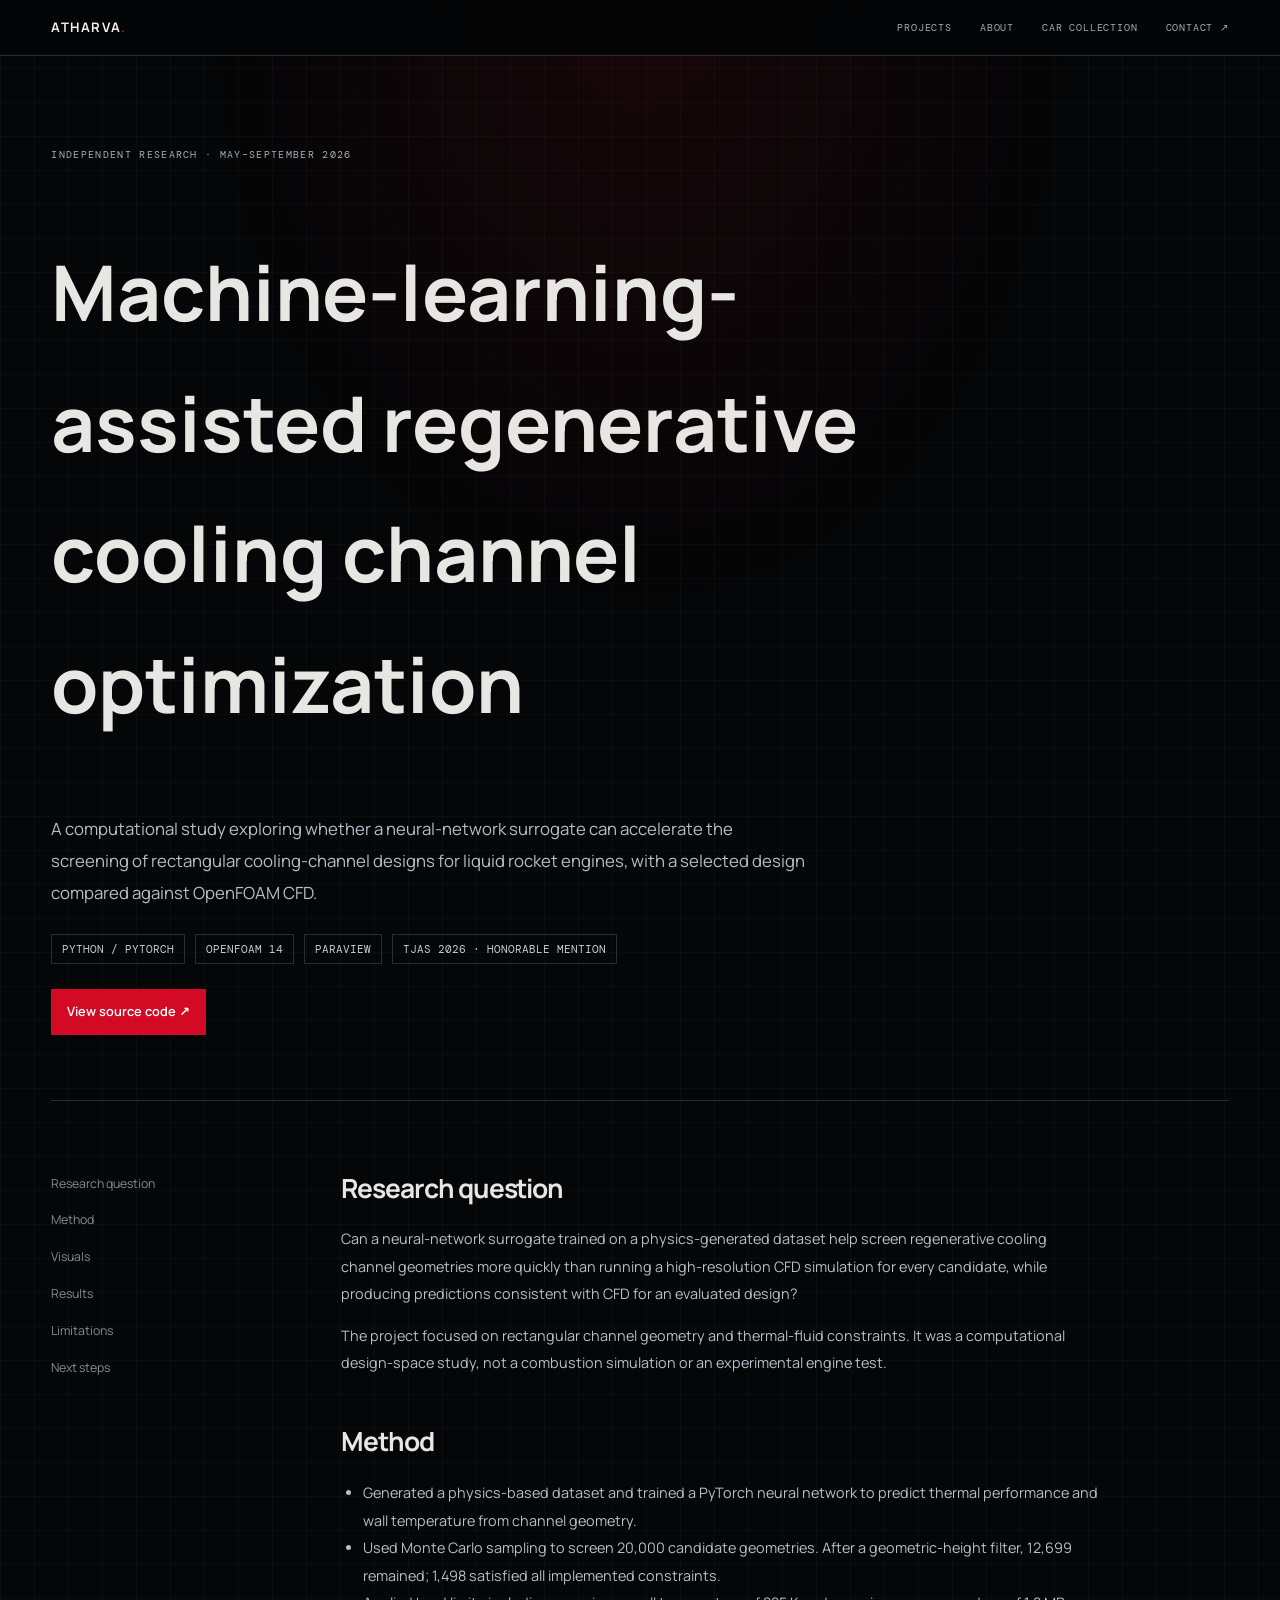
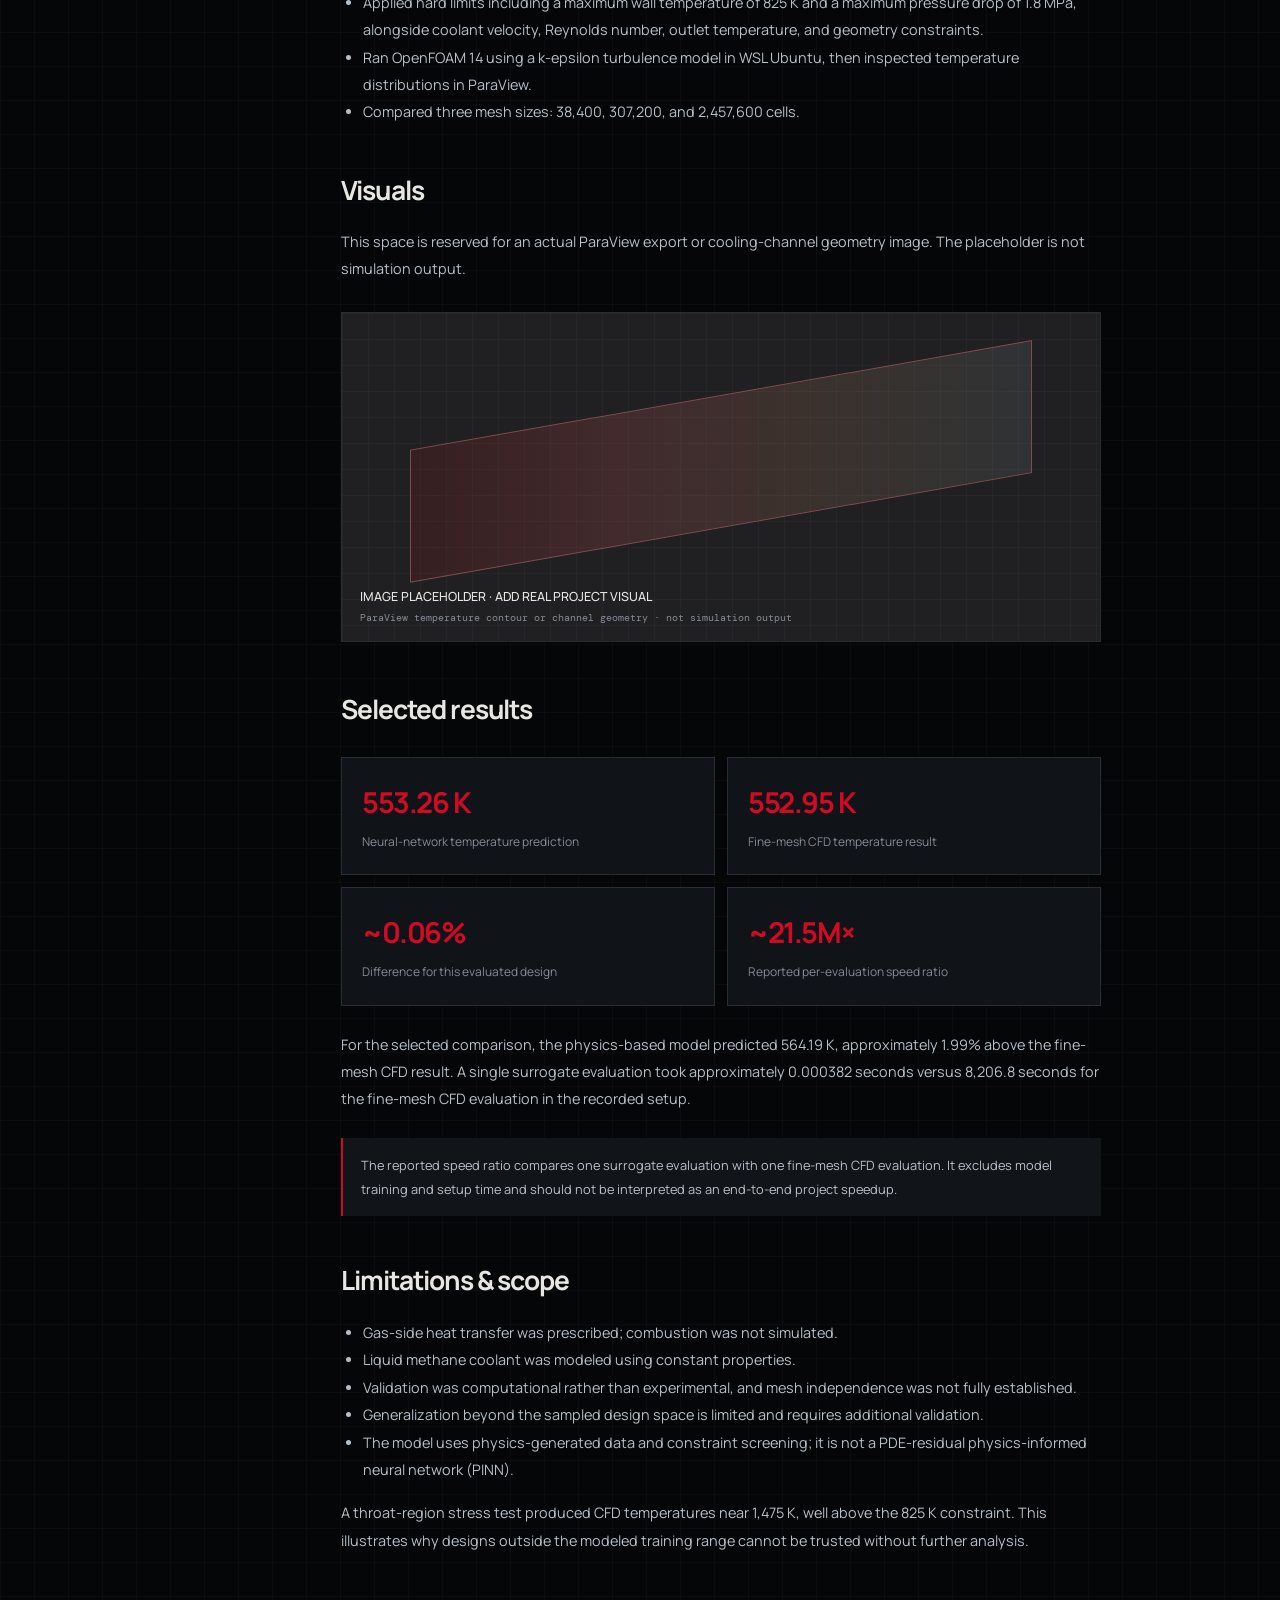
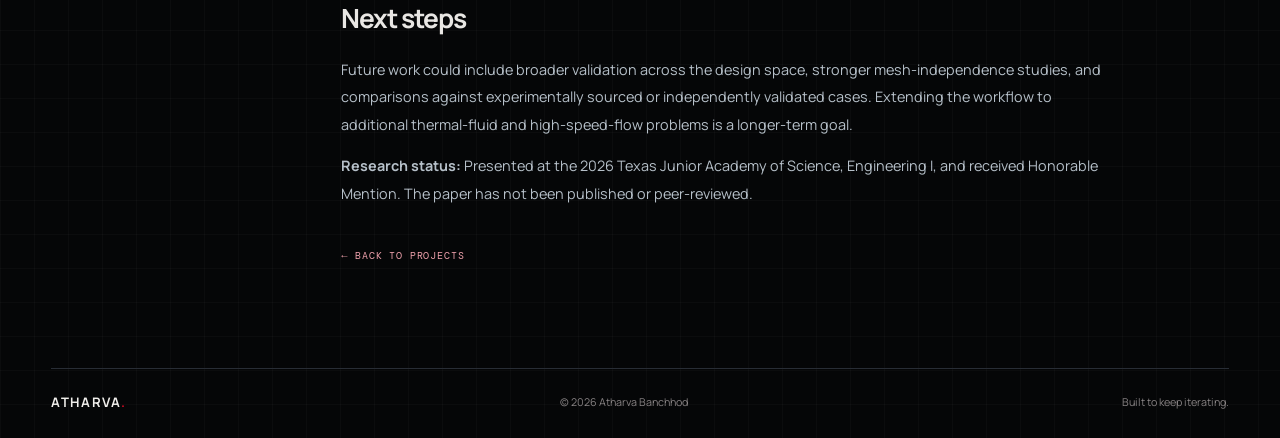
<file: projects/regenerative-cooling.html>
<!doctype html>
<html lang="en">
<head>
  <meta charset="utf-8"><meta name="viewport" content="width=device-width, initial-scale=1">
  <meta name="description" content="Research notes on machine-learning-assisted regenerative cooling channel optimization, evaluated against OpenFOAM CFD.">
  <link rel="icon" type="image/png" href="https://theatharvab.github.io/theatharvab/assets/images/ab1FAVICON.png?v=2">
  <title>Regenerative Cooling Research | Atharva Banchhod</title>
  <link rel="stylesheet" href="../styles.css">
  <style>
    .research-hero{padding:90px 0 65px;border-bottom:1px solid var(--line)}.research-figure{height:330px;margin:30px 0 45px;position:relative;overflow:hidden;border:1px solid var(--line);background:#202023}.research-figure-visual{position:absolute;inset:0;background-image:linear-gradient(#ffffff07 1px,transparent 1px),linear-gradient(90deg,#ffffff07 1px,transparent 1px);background-size:26px 26px}.research-figure-visual:before{content:"";position:absolute;left:9%;right:9%;top:25%;height:40%;border:1px solid #a15c5c;background:linear-gradient(90deg,#781b1b55,#a94b4b55,#d29a6c33,#6d7d7d44);transform:skewY(-10deg);opacity:.75}.research-figure-label{position:absolute;left:18px;bottom:17px;right:18px;display:flex;flex-direction:column;gap:4px}.research-figure-label strong{font-size:.78rem;font-weight:500}.research-figure-label span{font: .62rem var(--mono);color:var(--muted)}.research-hero h1{font-size:clamp(2.8rem,6vw,5.4rem);max-width:980px}.research-hero .lead{max-width:760px;color:#b4bec8;font-size:1.05rem;line-height:1.9}.research-meta{display:flex;flex-wrap:wrap;gap:10px;margin:25px 0}.research-meta span{font: .68rem var(--mono);color:#c3cdd5;border:1px solid var(--line);padding:7px 10px}.research-layout{display:grid;grid-template-columns:220px minmax(0,760px);gap:70px;padding:65px 0 100px}.research-toc{position:sticky;top:25px;align-self:start}.research-toc a{display:block;font-size:.77rem;color:var(--muted);padding:8px 0}.research-toc a:hover{color:var(--accent)}.research-body h2{font-size:1.65rem;letter-spacing:-.04em;margin:42px 0 15px}.research-body h2:first-child{margin-top:0}.research-body p,.research-body li{font-size:.9rem;line-height:1.9;color:#b6c0c9}.research-body ul{padding-left:22px}.result-grid{display:grid;grid-template-columns:repeat(2,1fr);gap:12px;margin:25px 0}.result{border:1px solid var(--line);background:var(--panel);padding:20px}.result strong{display:block;font-size:1.8rem;letter-spacing:-.05em;color:var(--accent)}.result span{font-size:.75rem;color:var(--muted)}.note{border-left:2px solid var(--accent);padding:14px 18px;background:#141b1d;color:#b9c5cc;font-size:.82rem;line-height:1.8;margin:24px 0}.back-link{display:inline-block;margin-top:25px;font-size:.83rem;color:var(--accent)}@media(max-width:760px){.research-layout{grid-template-columns:1fr;gap:25px}.research-toc{position:static;display:flex;gap:12px;flex-wrap:wrap}.research-toc a{padding:4px 0}.result-grid{grid-template-columns:1fr 1fr}}
  </style>
  <link rel="stylesheet" href="../project-garage.css">
</head>
<body>
<header class="site-header"><a class="wordmark" href="../index.html">Atharva<span>.</span></a><nav aria-label="Main navigation"><a href="../index.html#projects">Projects</a><a href="../index.html#about">About</a><a href="../index.html#motorsport-section">Car collection</a><a href="../index.html#contact">Contact ↗</a></nav></header>
<main class="section-wrap">
  <section class="research-hero">
    <p class="eyebrow">INDEPENDENT RESEARCH · MAY–SEPTEMBER 2026</p>
    <h1>Machine-learning-assisted regenerative cooling channel optimization</h1>
    <p class="lead">A computational study exploring whether a neural-network surrogate can accelerate the screening of rectangular cooling-channel designs for liquid rocket engines, with a selected design compared against OpenFOAM CFD.</p>
    <div class="research-meta"><span>PYTHON / PYTORCH</span><span>OPENFOAM 14</span><span>PARAVIEW</span><span>TJAS 2026 · HONORABLE MENTION</span></div>
    <a class="button button-primary" href="https://github.com/theatharvab/physics-informed-ml" target="_blank" rel="noreferrer">View source code ↗</a>
  </section>
  <div class="research-layout">
    <aside class="research-toc" aria-label="On this page"><a href="#question">Research question</a><a href="#method">Method</a><a href="#visuals">Visuals</a><a href="#results">Results</a><a href="#limitations">Limitations</a><a href="#next">Next steps</a></aside>
    <article class="research-body">
      <h2 id="question">Research question</h2>
      <p>Can a neural-network surrogate trained on a physics-generated dataset help screen regenerative cooling channel geometries more quickly than running a high-resolution CFD simulation for every candidate, while producing predictions consistent with CFD for an evaluated design?</p>
      <p>The project focused on rectangular channel geometry and thermal-fluid constraints. It was a computational design-space study, not a combustion simulation or an experimental engine test.</p>
      <h2 id="method">Method</h2>
      <ul>
        <li>Generated a physics-based dataset and trained a PyTorch neural network to predict thermal performance and wall temperature from channel geometry.</li>
        <li>Used Monte Carlo sampling to screen 20,000 candidate geometries. After a geometric-height filter, 12,699 remained; 1,498 satisfied all implemented constraints.</li>
        <li>Applied hard limits including a maximum wall temperature of 825 K and a maximum pressure drop of 1.8 MPa, alongside coolant velocity, Reynolds number, outlet temperature, and geometry constraints.</li>
        <li>Ran OpenFOAM 14 using a k-epsilon turbulence model in WSL Ubuntu, then inspected temperature distributions in ParaView.</li>
        <li>Compared three mesh sizes: 38,400, 307,200, and 2,457,600 cells.</li>
      </ul>
      <h2 id="visuals">Visuals</h2>
      <p>This space is reserved for an actual ParaView export or cooling-channel geometry image. The placeholder is not simulation output.</p>
      <div class="research-figure" role="img" aria-label="Placeholder for an actual ParaView temperature contour image">
        <div class="research-figure-visual" aria-hidden="true"></div>
        <div class="research-figure-label"><strong>IMAGE PLACEHOLDER · ADD REAL PROJECT VISUAL</strong><span>ParaView temperature contour or channel geometry · not simulation output</span></div>
      </div>
      <h2 id="results">Selected results</h2>
      <div class="result-grid">
        <div class="result"><strong>553.26 K</strong><span>Neural-network temperature prediction</span></div>
        <div class="result"><strong>552.95 K</strong><span>Fine-mesh CFD temperature result</span></div>
        <div class="result"><strong>~0.06%</strong><span>Difference for this evaluated design</span></div>
        <div class="result"><strong>~21.5M×</strong><span>Reported per-evaluation speed ratio</span></div>
      </div>
      <p>For the selected comparison, the physics-based model predicted 564.19 K, approximately 1.99% above the fine-mesh CFD result. A single surrogate evaluation took approximately 0.000382 seconds versus 8,206.8 seconds for the fine-mesh CFD evaluation in the recorded setup.</p>
      <div class="note">The reported speed ratio compares one surrogate evaluation with one fine-mesh CFD evaluation. It excludes model training and setup time and should not be interpreted as an end-to-end project speedup.</div>
      <h2 id="limitations">Limitations & scope</h2>
      <ul>
        <li>Gas-side heat transfer was prescribed; combustion was not simulated.</li>
        <li>Liquid methane coolant was modeled using constant properties.</li>
        <li>Validation was computational rather than experimental, and mesh independence was not fully established.</li>
        <li>Generalization beyond the sampled design space is limited and requires additional validation.</li>
        <li>The model uses physics-generated data and constraint screening; it is not a PDE-residual physics-informed neural network (PINN).</li>
      </ul>
      <p>A throat-region stress test produced CFD temperatures near 1,475 K, well above the 825 K constraint. This illustrates why designs outside the modeled training range cannot be trusted without further analysis.</p>
      <h2 id="next">Next steps</h2>
      <p>Future work could include broader validation across the design space, stronger mesh-independence studies, and comparisons against experimentally sourced or independently validated cases. Extending the workflow to additional thermal-fluid and high-speed-flow problems is a longer-term goal.</p>
      <p><strong>Research status:</strong> Presented at the 2026 Texas Junior Academy of Science, Engineering I, and received Honorable Mention. The paper has not been published or peer-reviewed.</p>
      <a class="back-link" href="../index.html#projects">← Back to projects</a>
    </article>
  </div>
</main>
<footer class="site-footer section-wrap"><a class="wordmark" href="../index.html">Atharva<span>.</span></a><span>© 2026 Atharva Banchhod</span><span>Built to keep iterating.</span></footer>
</body></html>
</file>
<file: garage.css>
/* ============================================================

   GARAGE.CSS — Dark Motorsport Engineering Portfolio

   Complete production stylesheet

   ============================================================ */

/* === GOOGLE FONTS === */

@import url('https://fonts.googleapis.com/css2?family=DM+Mono:wght@400;500&family=Inter:wght@300;400;500;600;700&display=swap');

/* === CUSTOM PROPERTIES === */

:root {

  --bg: #050607;

  --bg-deep: #0B0D10;

  --panel: #111419;

  --panel-border: #1a1e25;

  --panel-hover: #161b22;

  --surface: #0d1015;

  --text: #e8e6e3;

  --text-muted: #6b7280;

  --text-dim: #4a5060;

  --accent: #D20A24;

  --accent-soft: #a81020;

  --accent-glow: #D20A2433;

  --white: #f0eeeb;

  --mono: 'DM Mono', monospace;

  --sans: 'Inter', 'Manrope', system-ui, sans-serif;

}

/* === RESET & BASE === */

*,

*::before,

*::after {

  box-sizing: border-box;

  margin: 0;

  padding: 0;

}

html {

  scroll-behavior: smooth;

  -webkit-text-size-adjust: 100%;

}

body {

  font-family: var(--sans);

  background: var(--bg);

  color: var(--text);

  line-height: 1.6;

  -webkit-font-smoothing: antialiased;

  -moz-osx-font-smoothing: grayscale;

  text-rendering: optimizeLegibility;

  overflow-x: hidden;

}

a {

  text-decoration: none;

  color: inherit;

}

ul, ol {

  list-style: none;

}

img {

  display: block;

  max-width: 100%;

}

button {

  font-family: inherit;

  cursor: pointer;

  border: none;

  background: none;

  color: inherit;

}

iframe {

  border: none;

}

/* === SELECTION === */

::selection {

  background: var(--accent);

  color: #fff;

}

::-moz-selection {

  background: var(--accent);

  color: #fff;

}

/* === SCROLLBAR === */

::-webkit-scrollbar {

  width: 6px;

}

::-webkit-scrollbar-track {

  background: transparent;

}

::-webkit-scrollbar-thumb {

  background: rgba(255, 255, 255, 0.1);

  border-radius: 3px;

}

::-webkit-scrollbar-thumb:hover {

  background: rgba(255, 255, 255, 0.18);

}

/* Firefox scrollbar */

html {

  scrollbar-width: thin;

  scrollbar-color: rgba(255, 255, 255, 0.1) transparent;

}

/* === FOCUS STATES === */

:focus-visible {

  outline: 2px solid var(--accent);

  outline-offset: 2px;

}

:focus:not(:focus-visible) {

  outline: none;

}

/* === RED ACCENT DECORATIONS === */

.red-line {

  display: block;

  width: 24px;

  height: 2px;

  background: var(--accent);

}

.red-dot {

  display: inline-block;

  width: 6px;

  height: 6px;

  border-radius: 50%;

  background: var(--accent);

  flex-shrink: 0;

}

/* ============================================================

   HEADER

   ============================================================ */

.garage-header {

  position: fixed;

  top: 0;

  left: 0;

  right: 0;

  height: 56px;

  background: rgba(5, 6, 7, 0.92);

  backdrop-filter: blur(12px);

  -webkit-backdrop-filter: blur(12px);

  border-bottom: 1px solid rgba(255, 255, 255, 0.06);

  z-index: 100;

  display: flex;

  align-items: center;

  justify-content: space-between;

  padding: 0 32px;

}

.header-left {

  display: flex;

  align-items: center;

  gap: 14px;

}

.header-monogram {

  width: 32px;

  height: 32px;

  display: flex;

  align-items: center;

  justify-content: center;

  font-family: var(--sans);

  font-weight: 700;

  font-size: 0.82rem;

  color: var(--white);

  border: 1px solid rgba(255, 255, 255, 0.12);

  border-radius: 4px;

  letter-spacing: 0.02em;

  user-select: none;

}

.header-name {

  font-family: var(--sans);

  font-size: 0.78rem;

  font-weight: 600;

  letter-spacing: 0.18em;

  text-transform: uppercase;

  color: var(--white);

  user-select: none;

}

.header-right {

  display: flex;

  align-items: center;

}

.header-categories {

  font-family: var(--mono);

  font-size: 0.65rem;

  letter-spacing: 0.12em;

  text-transform: uppercase;

  color: var(--text-muted);

  display: flex;

  align-items: center;

  gap: 0;

}

.header-categories span {

  white-space: nowrap;

}

.header-categories .separator {

  color: var(--text-dim);

  margin: 0 10px;

  font-weight: 300;

}

/* ============================================================

   SIDEBAR

   ============================================================ */

.garage-sidebar {

  position: fixed;

  left: 0;

  top: 56px;

  width: 180px;

  height: calc(100vh - 56px);

  background: transparent;

  padding: 48px 28px;

  z-index: 50;

  display: flex;

  flex-direction: column;

}

.sidebar-nav {

  display: flex;

  flex-direction: column;

}

.sidebar-nav a {

  display: block;

  font-family: var(--mono);

  font-size: 0.72rem;

  font-weight: 400;

  letter-spacing: 0.1em;

  text-transform: uppercase;

  color: var(--text-muted);

  padding: 10px 0;

  transition: color 0.25s ease;

  position: relative;

}

.sidebar-nav a:hover {

  color: var(--text);

}

.sidebar-nav a.active {

  color: var(--accent);

  padding-left: 12px;

  border-left: 2px solid var(--accent);

  margin-left: -12px;

}

.sidebar-social {

  position: absolute;

  bottom: 36px;

  left: 28px;

  display: flex;

  flex-direction: column;

  gap: 14px;

}

.sidebar-social a {

  display: flex;

  align-items: center;

  gap: 8px;

  font-family: var(--mono);

  font-size: 0.68rem;

  letter-spacing: 0.06em;

  text-transform: uppercase;

  color: var(--text-dim);

  transition: color 0.25s ease;

}

.sidebar-social a:hover {

  color: var(--accent);

}

.sidebar-social a svg,

.sidebar-social a img {

  width: 14px;

  height: 14px;

  opacity: 0.7;

}

.sidebar-social a:hover svg,

.sidebar-social a:hover img {

  opacity: 1;

}

/* ============================================================

   HERO SECTION

   ============================================================ */

.garage-hero {

  width: 100%;

  height: 100vh;

  min-height: 700px;

  position: relative;

  overflow: hidden;

  margin-left: 180px;

  width: calc(100% - 180px);

  display: flex;

  align-items: center;

  justify-content: center;

}

/* === HERO BACKGROUND === */

.hero-bg {

  position: absolute;

  inset: 0;

  background:

    linear-gradient(180deg, rgba(3, 5, 8, 0.08) 0%, rgba(3, 5, 8, 0.2) 45%, rgba(3, 5, 8, 0.78) 100%),

    radial-gradient(ellipse 75% 48% at 50% 42%, rgba(24, 29, 36, 0.72) 0%, transparent 72%),

    repeating-linear-gradient(90deg, transparent 0 13%, rgba(150, 160, 175, 0.055) 13.1% 13.25%, transparent 13.4% 25%),

    linear-gradient(180deg, #14171b 0%, #090b0e 58%, #030405 100%);

  z-index: 0;

}

.hero-bg::before {

  content: '';

  position: absolute;

  inset: 0;

  background:

    linear-gradient(180deg, transparent 0 60%, rgba(160, 170, 180, 0.035) 60.2%, transparent 60.5%),

    repeating-linear-gradient(

      0deg,

      transparent,

      transparent 59px,

      rgba(255, 255, 255, 0.03) 59px,

      rgba(255, 255, 255, 0.03) 60px

    ),

    repeating-linear-gradient(

      90deg,

      transparent,

      transparent 59px,

      rgba(255, 255, 255, 0.03) 59px,

      rgba(255, 255, 255, 0.03) 60px

    );

  z-index: 1;

  pointer-events: none;

}

.hero-bg::after {

  content: '';

  position: absolute;

  top: -20%;

  left: 20%;

  width: 60%;

  height: 40%;

  background: radial-gradient(ellipse at center, var(--accent-glow) 0%, transparent 70%);

  opacity: 0.06;

  z-index: 2;

  pointer-events: none;

  filter: blur(40px);

}

/* === VEHICLE VIEWER === */

.vehicle-viewer {

  position: relative;

  width: clamp(55%, 700px, 70%);

  height: 55vh;

  z-index: 5;

  display: flex;

  align-items: center;

  justify-content: center;

}

.vehicle-viewer iframe {

  width: 100%;

  height: 100%;

  display: block;

}

.vehicle-viewer::after {

  content: '';

  position: absolute;

  bottom: -20px;

  left: 10%;

  right: 10%;

  height: 60px;

  background: radial-gradient(ellipse at center, rgba(0, 0, 0, 0.8) 0%, transparent 70%);

  box-shadow: 0 40px 120px rgba(0, 0, 0, 0.8);

  z-index: -1;

  pointer-events: none;

}

/* Car loading pulse */

.vehicle-viewer.loading::before {

  content: '';

  position: absolute;

  inset: 0;

  background: rgba(5, 6, 7, 0.6);

  z-index: 10;

  animation: car-loading-pulse 1.8s ease-in-out infinite;

}

@keyframes car-loading-pulse {

  0%, 100% { opacity: 0.3; }

  50% { opacity: 0.6; }

}

/* === HERO TEXT === */

.hero-text {

  position: absolute;

  bottom: 140px;

  left: 40px;

  z-index: 10;

  max-width: 520px;

}

.hero-text .eyebrow {

  font-family: var(--mono);

  font-size: 0.6rem;

  font-weight: 500;

  letter-spacing: 0.2em;

  text-transform: uppercase;

  color: var(--accent);

  margin-bottom: 14px;

  display: block;

}

.hero-text h1 {

  font-family: var(--sans);

  font-size: clamp(2.8rem, 5vw, 4.2rem);

  font-weight: 700;

  text-transform: uppercase;

  letter-spacing: -0.02em;

  color: var(--white);

  line-height: 1.05;

  margin-bottom: 10px;

}

.hero-text .subtitle {

  font-family: var(--mono);

  font-size: 0.78rem;

  letter-spacing: 0.08em;

  color: var(--text-muted);

  margin-bottom: 8px;

  text-transform: uppercase;

}

.hero-text .description {

  font-size: 0.82rem;

  color: rgba(255, 255, 255, 0.5);

  line-height: 1.6;

  margin-bottom: 24px;

  max-width: 420px;

}

.cta-btn {

  display: inline-flex;

  align-items: center;

  gap: 8px;

  padding: 12px 28px;

  border: 1px solid var(--accent);

  background: transparent;

  color: var(--white);

  font-family: var(--mono);

  font-size: 0.65rem;

  font-weight: 500;

  letter-spacing: 0.14em;

  text-transform: uppercase;

  transition: all 0.3s ease;

  cursor: pointer;

}

.cta-btn:hover {

  background: var(--accent);

  color: #fff;

}

.cta-btn:active {

  transform: scale(0.97);

}

/* === VEHICLE SHOWCASE TEXT === */

.vehicle-showcase {

  position: absolute;

  bottom: 140px;

  left: 40px;

  z-index: 10;

  max-width: 520px;

}

.vehicle-showcase .eyebrow {

  font-family: var(--mono);

  font-size: 0.6rem;

  font-weight: 500;

  letter-spacing: 0.2em;

  text-transform: uppercase;

  color: var(--accent);

  margin-bottom: 14px;

  display: block;

}

.vehicle-showcase .vehicle-name {

  font-family: var(--sans);

  font-size: 1.6rem;

  font-weight: 700;

  text-transform: uppercase;

  letter-spacing: 0.02em;

  color: var(--white);

  line-height: 1.1;

  margin-bottom: 10px;

}

.vehicle-showcase .vehicle-specs {

  font-family: var(--mono);

  font-size: 0.7rem;

  color: var(--text-muted);

  letter-spacing: 0.06em;

  margin-bottom: 20px;

}

.vehicle-showcase .explore-btn {

  display: inline-flex;

  align-items: center;

  gap: 8px;

  padding: 12px 28px;

  border: 1px solid var(--accent);

  background: transparent;

  color: var(--white);

  font-family: var(--mono);

  font-size: 0.65rem;

  font-weight: 500;

  letter-spacing: 0.14em;

  text-transform: uppercase;

  transition: all 0.3s ease;

  cursor: pointer;

}

.vehicle-showcase .explore-btn:hover {

  background: var(--accent);

  color: #fff;

}

/* === SPECS PANEL === */

.specs-panel {

  position: absolute;

  bottom: 120px;

  right: 40px;

  width: 280px;

  background: rgba(8, 10, 14, 0.85);

  backdrop-filter: blur(8px);

  -webkit-backdrop-filter: blur(8px);

  border: 1px solid rgba(255, 255, 255, 0.06);

  padding: 20px;

  z-index: 10;

}

.specs-panel-header {

  display: flex;

  align-items: center;

  justify-content: space-between;

  margin-bottom: 16px;

  padding-bottom: 12px;

  border-bottom: 1px solid rgba(255, 255, 255, 0.06);

}

.specs-panel-header .specs-title {

  font-family: var(--mono);

  font-size: 0.6rem;

  font-weight: 500;

  letter-spacing: 0.12em;

  text-transform: uppercase;

  color: var(--text-muted);

}

.specs-panel-header .specs-model {

  font-family: var(--mono);

  font-size: 0.7rem;

  font-weight: 500;

  color: var(--accent);

  letter-spacing: 0.08em;

}

.spec-row {

  display: flex;

  align-items: center;

  justify-content: space-between;

  padding: 8px 0;

  border-bottom: 1px solid rgba(255, 255, 255, 0.04);

}

.spec-row:last-child {

  border-bottom: none;

}

.spec-row .spec-label {

  font-family: var(--mono);

  font-size: 0.65rem;

  color: var(--text-muted);

  text-transform: uppercase;

  letter-spacing: 0.06em;

}

.spec-row .spec-value {

  font-family: var(--mono);

  font-size: 0.68rem;

  font-weight: 500;

  color: var(--text);

  text-align: right;

}

.spec-row.highlight::before {

  content: '';

  display: inline-block;

  width: 5px;

  height: 5px;

  border-radius: 50%;

  background: var(--accent);

  margin-right: 8px;

  flex-shrink: 0;

}

.spec-row.highlight .spec-label {

  display: flex;

  align-items: center;

}

/* === VEHICLE NAVIGATION === */

.vehicle-nav {

  position: absolute;

  bottom: 30px;

  right: 40px;

  display: flex;

  align-items: center;

  gap: 6px;

  z-index: 10;

}

.vehicle-nav-btn {

  width: 32px;

  height: 32px;

  display: flex;

  align-items: center;

  justify-content: center;

  border: 1px solid rgba(255, 255, 255, 0.1);

  background: transparent;

  color: var(--text);

  font-size: 0.75rem;

  transition: all 0.25s ease;

  cursor: pointer;

}

.vehicle-nav-btn:hover {

  border-color: rgba(255, 255, 255, 0.25);

  background: rgba(255, 255, 255, 0.04);

}

.vehicle-nav-btn:active {

  transform: scale(0.94);

}

.vehicle-nav-counter {

  font-family: var(--mono);

  font-size: 0.65rem;

  color: var(--text-muted);

  margin-left: 12px;

  letter-spacing: 0.06em;

  user-select: none;

}

/* ============================================================

   PROJECTS SECTION

   ============================================================ */

.garage-projects {

  margin-left: 180px;

  background: var(--bg);

  padding: 60px 48px 48px;

  border-top: 1px solid rgba(255, 255, 255, 0.06);

}

.garage-projects .section-label {

  font-family: var(--mono);

  font-size: 0.65rem;

  font-weight: 500;

  letter-spacing: 0.18em;

  text-transform: uppercase;

  color: var(--text-muted);

  margin-bottom: 6px;

}

.garage-projects .section-subtitle {

  font-family: var(--sans);

  font-size: 0.82rem;

  color: rgba(255, 255, 255, 0.4);

  max-width: 600px;

  line-height: 1.6;

  margin-bottom: 40px;

}

/* === PROJECT CARDS GRID === */

.project-grid {

  display: grid;

  grid-template-columns: repeat(4, 1fr);

  gap: 16px;

}

.project-card {

  background: var(--surface);

  border: 1px solid var(--panel-border);

  overflow: hidden;

  transition: border-color 0.3s ease, transform 0.2s ease;

}

.project-card:hover {

  border-color: rgba(210, 10, 36, 0.3);

  transform: translateY(-2px);

}

/* Card image area */

.project-card-image {

  position: relative;

  aspect-ratio: 16 / 10;

  overflow: hidden;

}

.project-card-image img {

  width: 100%;

  height: 100%;

  object-fit: cover;

  filter: brightness(0.7);

  transition: filter 0.3s ease;

}

.project-card:hover .project-card-image img {

  filter: brightness(0.85);

}

.card-number {

  position: absolute;

  top: 12px;

  right: 14px;

  font-family: var(--mono);

  font-size: 0.6rem;

  color: rgba(255, 255, 255, 0.5);

  z-index: 2;

  letter-spacing: 0.04em;

}

/* Card content area */

.project-card-content {

  padding: 20px;

}

.project-card-content .card-title {

  font-family: var(--sans);

  font-size: 0.82rem;

  font-weight: 600;

  text-transform: uppercase;

  letter-spacing: 0.06em;

  color: var(--text);

  margin-bottom: 8px;

  line-height: 1.3;

}

.project-card-content .card-desc {

  font-family: var(--sans);

  font-size: 0.72rem;

  color: var(--text-muted);

  line-height: 1.6;

  margin-bottom: 16px;

}

.project-card-content .card-link {

  display: flex;

  align-items: center;

  justify-content: flex-end;

  font-family: var(--mono);

  font-size: 0.75rem;

  color: var(--text-dim);

  transition: color 0.25s ease;

}

.project-card-content .card-link:hover {

  color: var(--accent);

}

/* ============================================================

   FOOTER

   ============================================================ */

.garage-footer {

  margin-left: 180px;

  padding: 20px 48px;

  border-top: 1px solid rgba(255, 255, 255, 0.04);

  display: flex;

  align-items: center;

}

.garage-footer::before {

  content: '';

  display: inline-block;

  width: 20px;

  height: 2px;

  background: var(--accent);

  margin-right: 14px;

  flex-shrink: 0;

}

.garage-footer .footer-text {

  font-family: var(--mono);

  font-size: 0.6rem;

  letter-spacing: 0.15em;

  text-transform: uppercase;

  color: var(--text-dim);

}

/* ============================================================

   MOBILE NAV TOGGLE

   ============================================================ */

.mobile-nav-toggle {

  display: none;

  width: 40px;

  height: 40px;

  align-items: center;

  justify-content: center;

  background: transparent;

  border: none;

  cursor: pointer;

  z-index: 110;

  padding: 0;

  position: relative;

}

.mobile-nav-toggle .hamburger {

  display: block;

  width: 20px;

  height: 2px;

  background: var(--text);

  position: relative;

  transition: background 0.2s ease;

}

.mobile-nav-toggle .hamburger::before,

.mobile-nav-toggle .hamburger::after {

  content: '';

  display: block;

  width: 20px;

  height: 2px;

  background: var(--text);

  position: absolute;

  left: 0;

  transition: transform 0.3s ease;

}

.mobile-nav-toggle .hamburger::before {

  top: -6px;

}

.mobile-nav-toggle .hamburger::after {

  top: 6px;

}

.mobile-nav-toggle.open .hamburger {

  background: transparent;

}

.mobile-nav-toggle.open .hamburger::before {

  top: 0;

  transform: rotate(45deg);

}

.mobile-nav-toggle.open .hamburger::after {

  top: 0;

  transform: rotate(-45deg);

}

/* ============================================================

   GAME MODAL

   ============================================================ */

.game-modal-overlay {

  position: fixed;

  inset: 0;

  background: rgba(5, 6, 7, 0.88);

  backdrop-filter: blur(16px);

  -webkit-backdrop-filter: blur(16px);

  z-index: 200;

  display: flex;

  align-items: center;

  justify-content: center;

  opacity: 0;

  visibility: hidden;

  transition: opacity 0.35s ease, visibility 0.35s ease;

}

.game-modal-overlay.active {

  opacity: 1;

  visibility: visible;

}

.game-modal {

  background: var(--panel);

  border: 1px solid var(--panel-border);

  padding: 32px;

  width: 90%;

  max-width: 600px;

  max-height: 80vh;

  overflow-y: auto;

  position: relative;

  box-shadow: 0 32px 80px rgba(0, 0, 0, 0.6);

  transform: translateY(12px);

  transition: transform 0.35s ease;

}

.game-modal-overlay.active .game-modal {

  transform: translateY(0);

}

.game-modal-close {

  position: absolute;

  top: 16px;

  right: 16px;

  width: 28px;

  height: 28px;

  display: flex;

  align-items: center;

  justify-content: center;

  font-size: 1rem;

  color: var(--text-muted);

  cursor: pointer;

  transition: color 0.2s ease;

  background: none;

  border: none;

}

.game-modal-close:hover {

  color: var(--accent);

}

.game-modal-title {

  font-family: var(--mono);

  font-size: 0.65rem;

  letter-spacing: 0.14em;

  text-transform: uppercase;

  color: var(--accent);

  margin-bottom: 16px;

}

.game-modal-content {

  font-size: 0.82rem;

  color: var(--text-muted);

  line-height: 1.7;

}

/* ============================================================

   ANIMATIONS & REVEALS

   ============================================================ */

.reveal {

  opacity: 0;

  transform: translateY(10px);

  transition: opacity 0.5s ease, transform 0.5s ease;

}

.reveal.visible {

  opacity: 1;

  transform: translateY(0);

}

/* Staggered reveals */

.reveal-delay-1 { transition-delay: 0.1s; }

.reveal-delay-2 { transition-delay: 0.2s; }

.reveal-delay-3 { transition-delay: 0.3s; }

.reveal-delay-4 { transition-delay: 0.4s; }

/* ============================================================

   REDUCED MOTION

   ============================================================ */

@media (prefers-reduced-motion: reduce) {

  *,

  *::before,

  *::after {

    animation-duration: 0.01ms !important;

    animation-iteration-count: 1 !important;

    transition-duration: 0.01ms !important;

    scroll-behavior: auto !important;

  }

  .reveal {

    opacity: 1;

    transform: none;

    transition: none;

  }

}

/* ============================================================

   RESPONSIVE — TABLET (max-width: 1024px)

   ============================================================ */

@media (max-width: 1024px) {

  .garage-sidebar {

    display: none;

  }

  .garage-hero {

    margin-left: 0;

    width: 100%;

  }

  .garage-projects {

    margin-left: 0;

  }

  .garage-footer {

    margin-left: 0;

  }

  .project-grid {

    grid-template-columns: repeat(2, 1fr);

  }

  .specs-panel {

    position: relative;

    bottom: auto;

    right: auto;

    width: 100%;

    max-width: 320px;

    margin: 20px auto 0;

  }

  .vehicle-viewer {

    width: clamp(60%, 600px, 80%);

  }

}

/* ============================================================

   RESPONSIVE — MOBILE (max-width: 768px)

   ============================================================ */

@media (max-width: 768px) {

  .mobile-nav-toggle {

    display: flex;

  }

  .header-categories {

    display: none;

  }

  .garage-header {

    padding: 0 20px;

  }

  /* Slide-out sidebar */

  .garage-sidebar {

    display: flex;

    transform: translateX(-100%);

    transition: transform 0.35s ease;

    background: rgba(5, 6, 7, 0.96);

    backdrop-filter: blur(16px);

    -webkit-backdrop-filter: blur(16px);

    width: 220px;

    z-index: 90;

    border-right: 1px solid rgba(255, 255, 255, 0.06);

  }

  .garage-sidebar.open {

    transform: translateX(0);

  }

  .garage-hero {

    margin-left: 0;

    width: 100%;

    min-height: 600px;

  }

  .hero-text {

    bottom: 100px;

    left: 20px;

    right: 20px;

    max-width: none;

  }

  .hero-text h1 {

    font-size: clamp(2rem, 7vw, 3rem);

  }

  .hero-text .description {

    font-size: 0.78rem;

  }

  .vehicle-viewer {

    width: 90%;

    height: 40vh;

  }

  .vehicle-showcase {

    bottom: 100px;

    left: 20px;

    right: 20px;

  }

  .specs-panel {

    display: none;

  }

  .vehicle-nav {

    bottom: 20px;

    right: 20px;

  }

  .garage-projects {

    margin-left: 0;

    padding: 32px 20px;

  }

  .project-grid {

    grid-template-columns: repeat(2, 1fr);

    gap: 12px;

  }

  .garage-footer {

    margin-left: 0;

    padding: 16px 20px;

  }

  .game-modal {

    width: 95%;

    padding: 24px;

  }

}

/* ============================================================

   RESPONSIVE — SMALL MOBILE (max-width: 480px)

   ============================================================ */

@media (max-width: 480px) {

  .hero-text h1 {

    font-size: 2.4rem;

  }

  .project-grid {

    grid-template-columns: 1fr;

    gap: 14px;

  }

  .garage-projects {

    padding: 28px 16px;

  }

  .garage-projects .section-subtitle {

    font-size: 0.76rem;

  }

  .hero-text {

    bottom: 80px;

    left: 16px;

    right: 16px;

  }

  .hero-text .eyebrow {

    font-size: 0.55rem;

  }

  .hero-text .subtitle {

    font-size: 0.7rem;

  }

  .cta-btn {

    padding: 10px 22px;

    font-size: 0.6rem;

  }

  .vehicle-showcase {

    bottom: 80px;

    left: 16px;

    right: 16px;

  }

  .vehicle-showcase .vehicle-name {

    font-size: 1.3rem;

  }

  .garage-header {

    padding: 0 16px;

  }

  .header-name {

    font-size: 0.68rem;

    letter-spacing: 0.12em;

  }

  .garage-footer {

    padding: 14px 16px;

  }

  .vehicle-nav {

    bottom: 14px;

    right: 14px;

  }

  .vehicle-nav-btn {

    width: 28px;

    height: 28px;

    font-size: 0.65rem;

  }

  .game-modal {

    padding: 20px 16px;

  }

}

/* ============================================================

   UTILITY CLASSES

   ============================================================ */

.visually-hidden {

  position: absolute;

  width: 1px;

  height: 1px;

  padding: 0;

  margin: -1px;

  overflow: hidden;

  clip: rect(0, 0, 0, 0);

  white-space: nowrap;

  border: 0;

}

.mono {

  font-family: var(--mono);

}

.uppercase {

  text-transform: uppercase;

}

.text-accent {

  color: var(--accent);

}

.text-muted {

  color: var(--text-muted);

}

.text-dim {

  color: var(--text-dim);

}

/* ============================================================

   ADDITIONAL SECTIONS — Garage Collection, About, Timeline,

   Intro, Contact, Card Placeholders, Mobile Overlay

   ============================================================ */

/* === SIDEBAR OVERLAY (mobile) === */

.sidebar-overlay {

  display: none;

  position: fixed;

  inset: 0;

  background: rgba(0,0,0,0.6);

  z-index: 80;

}

.sidebar-overlay.open { display: block; }

body.nav-open { overflow: hidden; }

/* === MOBILE HAMBURGER (3 spans) === */

.mobile-nav-toggle span {

  display: block;

  width: 20px;

  height: 2px;

  background: var(--text);

  transition: transform 0.3s ease, opacity 0.2s ease;

}

.mobile-nav-toggle span + span { margin-top: 5px; }

.mobile-nav-toggle[aria-expanded="true"] span:nth-child(1) { transform: rotate(45deg) translate(3px, 5px); }

.mobile-nav-toggle[aria-expanded="true"] span:nth-child(2) { opacity: 0; }

.mobile-nav-toggle[aria-expanded="true"] span:nth-child(3) { transform: rotate(-45deg) translate(3px, -5px); }

/* === HEADER NAV (fix for inline spans) === */

.header-nav {

  display: flex;

  align-items: center;

  gap: 0;

  font-family: var(--mono);

  font-size: 0.65rem;

  letter-spacing: 0.12em;

  text-transform: uppercase;

  color: var(--text-muted);

}

.header-nav .nav-sep {

  color: var(--text-dim);

  margin: 0 10px;

  font-weight: 300;

}

/* === EYEBROW (global) === */

.eyebrow {

  font-family: var(--mono);

  font-size: 0.6rem;

  font-weight: 500;

  letter-spacing: 0.2em;

  text-transform: uppercase;

  color: var(--accent);

  display: flex;

  align-items: center;

  gap: 8px;

  margin-bottom: 14px;

}

/* === HERO SPECS (subtitle line) === */

.hero-specs {

  font-family: var(--mono);

  font-size: 0.72rem;

  letter-spacing: 0.06em;

  color: var(--text-muted);

  margin-bottom: 22px;

}

/* === HERO H1 === */

.hero-text h1 {

  font-family: var(--sans);

  font-size: clamp(1.8rem, 3.5vw, 2.8rem);

  font-weight: 700;

  text-transform: uppercase;

  letter-spacing: 0.02em;

  color: var(--white);

  line-height: 1.1;

  margin-bottom: 10px;

}

/* === SPECS PANEL (class name alignment) === */

.specs-header {

  display: flex;

  align-items: center;

  justify-content: space-between;

  margin-bottom: 14px;

  padding-bottom: 10px;

  border-bottom: 1px solid rgba(255,255,255,0.06);

}

.specs-label {

  font-family: var(--mono);

  font-size: 0.6rem;

  font-weight: 500;

  letter-spacing: 0.12em;

  text-transform: uppercase;

  color: var(--text-muted);

}

.specs-model {

  font-family: var(--mono);

  font-size: 0.72rem;

  font-weight: 500;

  color: var(--accent);

  letter-spacing: 0.08em;

}

.specs-rows { display: flex; flex-direction: column; }

.spec-name {

  font-family: var(--mono);

  font-size: 0.62rem;

  color: var(--text-muted);

  text-transform: uppercase;

  letter-spacing: 0.06em;

  display: flex;

  align-items: center;

  gap: 6px;

}

.spec-dot {

  display: inline-block;

  width: 4px; height: 4px;

  border-radius: 50%;

  background: var(--accent);

  flex-shrink: 0;

}

.spec-value {

  font-family: var(--mono);

  font-size: 0.66rem;

  font-weight: 500;

  color: var(--text);

  text-align: right;

}

/* === VEHICLE NAV (class name alignment) === */

.vnav-btn {

  width: 32px; height: 32px;

  display: flex; align-items: center; justify-content: center;

  border: 1px solid rgba(255,255,255,0.1);

  background: transparent;

  color: var(--text);

  transition: all 0.25s ease;

  cursor: pointer;

}

.vnav-btn:hover { border-color: rgba(255,255,255,0.25); background: rgba(255,255,255,0.04); }

.vnav-counter {

  font-family: var(--mono);

  font-size: 0.65rem;

  color: var(--text-muted);

  margin-left: 12px;

  letter-spacing: 0.06em;

  user-select: none;

}

/* === VEHICLE LOADING === */

.vehicle-loading {

  position: absolute; inset: 0;

  display: flex; align-items: center; justify-content: center;

  gap: 8px; z-index: 8;

  background: rgba(5,6,7,0.7);

  font-family: var(--mono);

  font-size: 0.58rem;

  letter-spacing: 0.08em;

  color: var(--text-muted);

  pointer-events: none;

}

.loading-pulse {

  display: inline-block; width: 8px; height: 8px;

  border-radius: 50%; background: var(--accent);

  animation: loadPulse 1s infinite alternate;

}

@keyframes loadPulse { to { opacity: 0.2; } }

/* === INTRO SECTION === */

.garage-intro {

  margin-left: 180px;

  background: var(--bg-deep);

  border-top: 1px solid rgba(255,255,255,0.04);

  padding: 72px 48px 56px;

}

.intro-content { max-width: 640px; }

.intro-heading {

  font-family: var(--sans);

  font-size: clamp(2.6rem, 5vw, 4rem);

  font-weight: 700;

  text-transform: uppercase;

  letter-spacing: -0.02em;

  color: var(--white);

  line-height: 1.05;

  margin-bottom: 10px;

}

.intro-subtitle {

  font-family: var(--mono);

  font-size: 0.72rem;

  letter-spacing: 0.08em;

  color: var(--text-muted);

  margin-bottom: 10px;

}

.intro-desc {

  font-size: 0.88rem;

  color: rgba(255,255,255,0.45);

  line-height: 1.7;

  margin-bottom: 28px;

  max-width: 500px;

}

/* === PROJECT CARD — class name alignment for HTML === */

.card-image {

  position: relative;

  aspect-ratio: 16 / 10;

  overflow: hidden;

  background: var(--panel);

}

.card-image-placeholder {

  position: absolute; inset: 0;

  display: flex; align-items: center; justify-content: center;

  background: var(--panel);

}

.card-thumb {

  width: 100%; height: 100%;

  object-fit: cover;

  filter: brightness(0.65);

  transition: filter 0.3s ease;

}

.project-card:hover .card-thumb { filter: brightness(0.85); }

/* CFD research card placeholder */

.card-research-bg {

  background-image: linear-gradient(rgba(255,255,255,0.04) 1px, transparent 1px),

                    linear-gradient(90deg, rgba(255,255,255,0.04) 1px, transparent 1px);

  background-size: 22px 22px;

  overflow: hidden;

}

.cfd-visual {

  position: absolute; inset: 0;

}

.cfd-visual::before {

  content: ''; position: absolute;

  left: 8%; right: 8%; top: 22%; height: 44%;

  border: 1px solid rgba(210,10,36,0.4);

  background: linear-gradient(90deg, rgba(210,10,36,0.2), rgba(200,80,60,0.15), rgba(80,140,120,0.1));

  transform: skewY(-10deg);

  opacity: 0.8;

}

.cfd-visual span {

  position: absolute; left: 10%; right: 10%; height: 1px;

  background: rgba(210,10,36,0.25); transform: rotate(-10deg);

}

.cfd-visual span:nth-child(1) { top: 30%; }

.cfd-visual span:nth-child(2) { top: 40%; }

.cfd-visual span:nth-child(3) { top: 50%; }

.cfd-visual span:nth-child(4) { top: 60%; }

/* Engineering card bg */

.card-eng-bg { background: #0d0f12; }

/* Motorsport card bg */

.card-motor-bg { background: #0d0f12; }

/* Powerlifting card placeholder */

.card-lift-bg {

  background: var(--panel);

  overflow: hidden;

}

.lift-visual {

  position: relative;

  width: 70%; height: 50%;

}

.lift-visual .bar {

  position: absolute; top: 50%;

  left: 0; right: 0; height: 3px;

  background: rgba(255,255,255,0.15);

  transform: translateY(-50%);

}

.lift-visual .plate {

  position: absolute; top: 15%;

  width: 12%; height: 70%;

  border: 1px solid rgba(210,10,36,0.3);

  background: rgba(210,10,36,0.08);

}

.lift-visual .plate-l { left: 8%; }

.lift-visual .plate-r { right: 8%; }

/* Card body */

.card-body {

  padding: 18px 20px 16px;

  position: relative;

}

.card-title {

  font-family: var(--sans);

  font-size: 0.82rem;

  font-weight: 600;

  text-transform: uppercase;

  letter-spacing: 0.06em;

  color: var(--text);

  margin-bottom: 6px;

}

.card-desc {

  font-size: 0.72rem;

  color: var(--text-muted);

  line-height: 1.6;

  margin-bottom: 0;

}

.card-arrow {

  position: absolute;

  bottom: 16px; right: 18px;

  font-size: 0.85rem;

  color: var(--text-dim);

  transition: color 0.2s ease, transform 0.2s ease;

}

.project-card:hover .card-arrow { color: var(--accent); transform: translateX(3px); }

/* Section label */

.section-label {

  font-family: var(--mono);

  font-size: 0.62rem;

  font-weight: 500;

  letter-spacing: 0.18em;

  text-transform: uppercase;

  color: var(--text-muted);

  margin-bottom: 6px;

}

.section-subtitle {

  font-size: 0.82rem;

  color: rgba(255,255,255,0.4);

  max-width: 600px;

  line-height: 1.65;

  margin-bottom: 40px;

}

.projects-heading { margin-bottom: 0; }

/* ============================================================

   GARAGE SECTION — generic dark section

   ============================================================ */

.garage-section {

  margin-left: 180px;

  background: var(--bg);

  border-top: 1px solid rgba(255,255,255,0.04);

  padding: 80px 48px;

}

.section-inner {

  max-width: 1100px;

}

.section-title {

  font-family: var(--sans);

  font-size: clamp(1.8rem, 3.5vw, 2.6rem);

  font-weight: 700;

  letter-spacing: -0.03em;

  line-height: 1.15;

  color: var(--white);

  margin-bottom: 16px;

}

.section-desc {

  font-size: 0.88rem;

  color: rgba(255,255,255,0.5);

  line-height: 1.8;

  max-width: 680px;

  margin-bottom: 20px;

}

/* === GARAGE COLLECTION (Motorsport section) === */

.garage-collection {

  display: grid;

  grid-template-columns: 1fr 340px;

  gap: 0;

  border: 1px solid var(--panel-border);

  margin-top: 36px;

  background: var(--surface);

}

.collection-viewer {

  position: relative;

  min-height: 300px;

  background: #0a0c0f;

  overflow: hidden;

}

.collection-viewer iframe {

  position: absolute; inset: 0;

  width: 100%; height: 100%;

  border: 0;

}

.collection-loading {

  position: absolute; inset: 0;

  display: flex; align-items: center; justify-content: center;

  gap: 8px; z-index: 3;

  background: #0a0c0f;

  font-family: var(--mono);

  font-size: 0.56rem;

  letter-spacing: 0.08em;

  color: var(--text-muted);

}

.collection-info {

  padding: 22px 24px;

  border-left: 1px solid var(--panel-border);

  display: flex; flex-direction: column;

}

.collection-topline {

  display: flex; justify-content: space-between;

  margin-bottom: 8px;

}

.collection-category {

  font-family: var(--mono);

  font-size: 0.58rem;

  letter-spacing: 0.1em;

  color: var(--accent);

}

.collection-count {

  font-family: var(--mono);

  font-size: 0.58rem;

  color: var(--text-muted);

}

.collection-name {

  font-size: 1.2rem;

  font-weight: 600;

  letter-spacing: -0.02em;

  margin-bottom: 4px;

}

.collection-year {

  font-family: var(--mono);

  font-size: 0.62rem;

  color: var(--text-muted);

  margin-bottom: 12px;

}

.collection-desc {

  font-size: 0.76rem;

  color: rgba(255,255,255,0.5);

  line-height: 1.7;

  margin-bottom: 14px;

  flex: 1;

}

.collection-specs {

  display: flex; flex-wrap: wrap;

  gap: 6px 14px;

  border-top: 1px solid var(--panel-border);

  padding-top: 12px;

  margin-bottom: 16px;

  font-family: var(--mono);

  font-size: 0.56rem;

  color: var(--text-muted);

}

.collection-controls {

  display: grid;

  grid-template-columns: 35px 1fr 35px;

  gap: 6px;

}

.coll-btn {

  height: 34px;

  border: 1px solid rgba(255,255,255,0.08);

  background: transparent;

  color: var(--text);

  font-family: var(--mono);

  font-size: 0.7rem;

  cursor: pointer;

  transition: background 0.2s, border-color 0.2s;

}

.coll-btn:hover { background: rgba(255,255,255,0.04); border-color: rgba(255,255,255,0.15); }

.coll-play-btn {

  background: var(--accent);

  border-color: var(--accent);

  font-size: 0.58rem;

  letter-spacing: 0.08em;

  font-weight: 500;

}

.coll-play-btn:hover { background: #a81020; }

/* === ABOUT GRID === */

.about-grid {

  display: grid;

  grid-template-columns: 1fr 1fr;

  gap: 60px;

  align-items: start;

}

.underlined-link {

  display: inline-block;

  font-size: 0.8rem;

  color: var(--accent);

  border-bottom: 1px solid rgba(210,10,36,0.3);

  padding-bottom: 2px;

  transition: border-color 0.2s;

  margin-top: 8px;

}

.underlined-link:hover { border-color: var(--accent); }

.stat-block { border: 1px solid var(--panel-border); background: var(--surface); }

.stat-label {

  font-family: var(--mono);

  font-size: 0.58rem;

  letter-spacing: 0.12em;

  color: var(--text-muted);

  padding: 14px 18px 10px;

  border-bottom: 1px solid var(--panel-border);

}

.stat-items { padding: 0; }

.stat-items > div {

  padding: 14px 18px;

  border-bottom: 1px solid rgba(255,255,255,0.03);

}

.stat-items > div:last-child { border-bottom: none; }

.stat-items strong {

  display: block;

  font-size: 0.82rem;

  font-weight: 600;

  margin-bottom: 4px;

}

.stat-items span {

  font-size: 0.72rem;

  color: var(--text-muted);

  line-height: 1.6;

}

/* === TIMELINE === */

.timeline {

  border-top: 1px solid var(--panel-border);

  margin-top: 28px;

}

.timeline-item {

  display: grid;

  grid-template-columns: 130px 1fr;

  gap: 28px;

  padding: 20px 0;

  border-bottom: 1px solid rgba(255,255,255,0.04);

}

.timeline-date {

  font-family: var(--mono);

  font-size: 0.62rem;

  letter-spacing: 0.08em;

  color: var(--text-muted);

  padding-top: 3px;

}

.timeline-item h3 {

  font-size: 0.92rem;

  font-weight: 600;

  margin-bottom: 6px;

}

.timeline-item p {

  font-size: 0.8rem;

  color: var(--text-muted);

  line-height: 1.8;

}

/* === CONTACT === */

.contact-section { background: var(--bg-deep); }

.contact-links {

  display: flex;

  align-items: center;

  gap: 22px;

  flex-wrap: wrap;

  margin-top: 24px;

}

/* === FOOTER (class alignment) === */

.footer-inner {

  display: flex;

  align-items: center;

  gap: 14px;

  margin-left: 180px;

  padding: 20px 48px;

}

.footer-rule {

  width: 24px; height: 2px;

  background: var(--accent);

  flex-shrink: 0;

}

.footer-tagline {

  font-family: var(--mono);

  font-size: 0.6rem;

  letter-spacing: 0.15em;

  text-transform: uppercase;

  color: var(--text-dim);

}

.footer-copy {

  font-family: var(--mono);

  font-size: 0.55rem;

  color: var(--text-dim);

  margin-left: auto;

}

/* === GAME MODAL (inline created, matching existing) === */

.game-modal {

  position: fixed; inset: 0;

  z-index: 1000;

  background: rgba(5,6,7,0.9);

  display: grid; place-items: center;

  padding: 22px;

  backdrop-filter: blur(12px);

  -webkit-backdrop-filter: blur(12px);

}

.game-panel {

  position: relative;

  width: min(760px, 100%);

  padding: clamp(20px, 4vw, 34px);

  background: var(--panel);

  border: 1px solid var(--panel-border);

  box-shadow: 0 30px 100px rgba(0,0,0,0.7);

}

.game-close {

  position: absolute; right: 14px; top: 10px;

  border: 0; background: transparent;

  color: var(--text); font-size: 1.8rem;

  cursor: pointer;

}

.game-panel .eyebrow { margin-bottom: 8px; }

.game-panel h2 {

  font-size: clamp(2rem, 6vw, 3.4rem);

  letter-spacing: -0.07em; line-height: 1;

  margin: 0 0 10px;

}

.game-panel h2 span { color: var(--accent); }

.game-instructions {

  font-size: 0.75rem;

  color: var(--text-muted);

  margin: 0 0 18px;

}

.game-canvas {

  display: block; width: 100%; height: auto;

  aspect-ratio: 12/7;

  background: #0a0c0f;

  border: 1px solid var(--panel-border);

}

.game-footer {

  display: flex; align-items: center;

  justify-content: space-between;

  gap: 15px; margin-top: 14px;

}

.game-footer span {

  font: 0.62rem var(--mono);

  color: var(--text-muted);

}

.game-start {

  background: var(--accent);

  border: 1px solid var(--accent);

  color: #fff;

  padding: 10px 14px;

  font: 0.63rem var(--mono);

  cursor: pointer;

}

.game-start:disabled { opacity: 0.65; cursor: wait; }

/* === RESPONSIVE ADDITIONS === */

@media (max-width: 1024px) {

  .garage-intro { margin-left: 0; }

  .garage-section { margin-left: 0; }

  .footer-inner { margin-left: 0; }

  .garage-collection { grid-template-columns: 1fr; }

  .collection-info { border-left: none; border-top: 1px solid var(--panel-border); }

  .about-grid { grid-template-columns: 1fr; gap: 36px; }

}

@media (max-width: 768px) {

  .garage-intro { margin-left: 0; padding: 48px 20px 40px; }

  .garage-section { margin-left: 0; padding: 56px 20px; }

  .footer-inner { margin-left: 0; padding: 16px 20px; }

  .timeline-item { grid-template-columns: 1fr; gap: 4px; }

  .collection-viewer { min-height: 240px; }

}

@media (max-width: 480px) {

  .garage-intro { padding: 36px 16px 32px; }

  .intro-heading { font-size: 2.4rem; }

  .garage-section { padding: 44px 16px; }

  .footer-inner { padding: 14px 16px; }

}

/* ============================================================

   MISSING CLASS DEFINITIONS

   ============================================================ */

/* AB Monogram SVG in header */

.ab-monogram {

  width: 32px;

  height: 32px;

  flex-shrink: 0;

}

/* Main content wrapper */

.garage-main {

  position: relative;

}

/* Hero atmospheric layers */

.hero-grid {

  position: absolute;

  inset: 0;

  background-image:

    repeating-linear-gradient(0deg, transparent, transparent 59px, rgba(255,255,255,0.025) 59px, rgba(255,255,255,0.025) 60px),

    repeating-linear-gradient(90deg, transparent, transparent 59px, rgba(255,255,255,0.025) 59px, rgba(255,255,255,0.025) 60px);

  z-index: 1;

  pointer-events: none;

}

.hero-glow {

  position: absolute;

  top: 20%;

  left: 25%;

  width: 50%;

  height: 45%;

  background: radial-gradient(ellipse at center, rgba(20,24,32,0.5) 0%, transparent 70%);

  z-index: 1;

  pointer-events: none;

}

.hero-glow-red {

  position: absolute;

  top: 0;

  left: 15%;

  width: 70%;

  height: 25%;

  background: radial-gradient(ellipse at center top, rgba(210,10,36,0.04) 0%, transparent 70%);

  filter: blur(30px);

  z-index: 2;

  pointer-events: none;

}

.hero-vignette {

  position: absolute;

  inset: 0;

  background:

    radial-gradient(ellipse 120% 80% at 50% 50%, transparent 40%, rgba(5,6,7,0.7) 100%);

  z-index: 2;

  pointer-events: none;

}

/* Sidebar link alias */

.sidebar-link {

  display: block;

  font-family: var(--mono);

  font-size: 0.72rem;

  font-weight: 400;

  letter-spacing: 0.1em;

  text-transform: uppercase;

  color: var(--text-muted);

  padding: 10px 0;

  transition: color 0.25s ease;

  position: relative;

}

.sidebar-link:hover { color: var(--text); }

.sidebar-link.active {

  color: var(--accent);

  padding-left: 12px;

  border-left: 2px solid var(--accent);

  margin-left: -12px;

}

/* Social link */

.social-link {

  display: flex;

  align-items: center;

  gap: 8px;

  font-family: var(--mono);

  font-size: 0.68rem;

  letter-spacing: 0.06em;

  text-transform: uppercase;

  color: var(--text-dim);

  transition: color 0.25s ease;

}

.social-link:hover { color: var(--accent); }

.social-link svg { width: 14px; height: 14px; opacity: 0.7; }

.social-link:hover svg { opacity: 1; }

/* About stats block */

.about-stats {

  display: flex;

  flex-direction: column;

}


/* Sketchfab viewer load/error states */
.vehicle-loading.vehicle-load-error{
  z-index:5;
  display:flex;
  align-items:center;
  justify-content:center;
  gap:12px;
  padding:24px;
  background:rgba(5,6,7,.94);
  text-align:center;
}
.vehicle-load-error .vehicle-fallback-mark{
  display:grid;
  place-items:center;
  width:30px;height:30px;
  border:1px solid #D20A24;
  color:#D20A24;
  font:700 1rem 'DM Mono',monospace;
}
.vehicle-load-error a{
  display:inline-flex;
  align-items:center;
  justify-content:center;
  padding:10px 13px;
  border:1px solid #D20A24;
  color:#f3f3f3;
  font:500 .65rem 'DM Mono',monospace;
  letter-spacing:.08em;
  text-decoration:none;
}
.vehicle-load-error a:hover{background:#D20A24}


/* === FULL-WINDOW VEHICLE PRESENTATION === */
/* Let the 3D scene use the entire hero canvas instead of a small centered box. */
.garage-hero{
  min-height: min(900px, 100svh);
  height: 100svh;
  isolation: isolate;
}
.vehicle-viewer{
  position:absolute;
  inset:0;
  width:100%;
  height:100%;
  max-width:none;
  margin:0;
  z-index:4;
  display:block;
}
.vehicle-viewer iframe{
  position:absolute;
  inset:0;
  display:block;
  width:100%;
  height:100%;
  border:0;
}
.vehicle-viewer::after{
  bottom:0;
  left:0;
  right:0;
  height:24%;
  pointer-events:none;
  background:linear-gradient(to bottom,transparent,rgba(5,6,7,.28));
}
.vehicle-loading{
  z-index:8;
}
.vehicle-loading.vehicle-load-error{
  flex-direction:column;
  pointer-events:auto;
}
.hero-text,
.specs-panel,
.vehicle-nav{
  z-index:12;
}
/* Give the collection viewer enough height to feel like a real model bay. */
.garage-collection{
  grid-template-columns:minmax(0,1fr) 320px;
}
.collection-viewer{
  min-height:clamp(420px,62vh,760px);
}
.collection-viewer iframe{
  width:100%;
  height:100%;
  min-height:inherit;
}
@media(max-width:1024px){
  .garage-hero{
    height:100svh;
    min-height:680px;
  }
  .vehicle-viewer{inset:0;width:100%;height:100%}
  .garage-collection{grid-template-columns:minmax(0,1fr) 280px}
  .collection-viewer{min-height:clamp(360px,55vh,620px)}
}
@media(max-width:768px){
  .garage-hero{height:100svh;min-height:620px}
  .vehicle-viewer{inset:0;width:100%;height:100%}
  .garage-collection{grid-template-columns:1fr}
  .collection-viewer{min-height:clamp(340px,52vh,540px)}
  .collection-info{border-left:0;border-top:1px solid var(--panel-border)}
}
@media(max-width:480px){
  .garage-hero{min-height:600px}
  .collection-viewer{min-height:340px}
}


/* Contrast protection for light-background vehicle renders */
.hero-text{isolation:isolate;padding:24px 28px 22px;background:linear-gradient(90deg,rgba(5,6,7,.97) 0%,rgba(5,6,7,.88) 72%,rgba(5,6,7,0) 100%);border-left:2px solid var(--accent);text-shadow:0 2px 12px rgba(0,0,0,.95)}
.hero-text h1,.hero-text .hero-specs,.hero-text .eyebrow{position:relative;z-index:1}
.hero-text .hero-specs{color:#e2e4e8;text-shadow:0 2px 8px #000}
.specs-panel{background:rgba(5,6,7,.94);border-color:rgba(255,255,255,.14);box-shadow:0 12px 36px rgba(0,0,0,.5);backdrop-filter:blur(14px)}
.vehicle-nav{padding:8px;background:rgba(5,6,7,.88);border:1px solid rgba(255,255,255,.12);backdrop-filter:blur(12px)}
.collection-info{background:linear-gradient(145deg,rgba(12,14,18,.98),rgba(5,6,7,.98))}
.collection-name,.collection-year,.collection-desc,.collection-specs{text-shadow:0 1px 5px rgba(0,0,0,.8)}
.coll-play-btn{margin-left:12px;border-color:rgba(210,10,36,.65);color:#e8e6e3;font:500 .6rem var(--mono);letter-spacing:.08em;white-space:nowrap}
.coll-play-btn:hover{background:var(--accent);border-color:var(--accent);color:#fff}
@media(max-width:768px){.hero-text{left:14px;right:14px;bottom:116px;padding:16px 18px 15px;max-width:calc(100% - 28px);background:linear-gradient(90deg,rgba(5,6,7,.97),rgba(5,6,7,.82))}.hero-text h1{font-size:clamp(2rem,8vw,3rem)}.collection-controls{flex-wrap:wrap}.coll-play-btn{margin-left:0}}

.vehicle-credit{display:inline-block;margin-top:12px;padding:5px 8px;background:rgba(5,6,7,.78);color:#bfc4cc;font: .52rem var(--mono);letter-spacing:.06em;text-decoration:none;border:1px solid rgba(255,255,255,.1);max-width:100%;overflow-wrap:anywhere}
.vehicle-credit:hover{color:#fff;border-color:var(--accent)}
@media(max-width:768px){.vehicle-credit{font-size:.47rem;margin-top:8px}}


/* Industrial garage atmosphere: ceiling bays, workshop uprights, and reflective floor lines. */
.garage-hero .hero-bg {
  background-image:
    linear-gradient(180deg, rgba(2, 3, 5, .08) 0%, rgba(2, 3, 5, .12) 42%, rgba(2, 3, 5, .72) 100%),
    repeating-linear-gradient(90deg, transparent 0 17%, rgba(180, 190, 205, .055) 17.1% 17.35%, transparent 17.5% 33%),
    linear-gradient(180deg, transparent 0 12%, rgba(210, 218, 228, .11) 12.2%, transparent 13.3%),
    linear-gradient(90deg, transparent 0 11%, rgba(210, 10, 36, .42) 11.2%, transparent 11.6%, transparent 88%, rgba(210, 10, 36, .38) 88.2%, transparent 88.6%),
    repeating-linear-gradient(0deg, transparent 0 58px, rgba(255,255,255,.025) 59px 60px),
    radial-gradient(ellipse at 50% 75%, rgba(130, 140, 150, .13), transparent 46%),
    linear-gradient(180deg, #14171b, #080a0d 62%, #020304);
}
.garage-hero .hero-bg::before {
  background:
    linear-gradient(165deg, transparent 0 68%, rgba(255,255,255,.06) 68.2%, transparent 68.6%),
    repeating-linear-gradient(90deg, transparent 0 9%, rgba(255,255,255,.018) 9.1% 9.25%, transparent 9.4% 18%),
    repeating-linear-gradient(0deg, transparent 0 59px, rgba(255,255,255,.025) 59px 60px);
}
.garage-hero .hero-bg::after {
  top: 7%; left: 18%; width: 64%; height: 12%;
  background: linear-gradient(90deg, transparent, rgba(225,232,240,.16), transparent);
  filter: blur(15px); opacity: .55;
}
.collection-specs { flex-wrap: wrap; gap: 8px 18px; }
</file>
<file: styles.css>
@import url('https://fonts.googleapis.com/css2?family=DM+Mono:wght@400;500&family=Manrope:wght@400;500;600;700;800&display=swap');

:root{--bg:#171719;--panel:#202023;--panel2:#242427;--text:#e8e6e3;--muted:#a09da0;--line:#383639;--accent:#781b1b;--accent-soft:#a94b4b;--mono:'DM Mono',monospace;--sans:'Manrope',sans-serif}

*{box-sizing:border-box}

html{scroll-behavior:smooth;scroll-padding-top:88px}

body{margin:0;background:var(--bg);color:var(--text);font-family:var(--sans);line-height:1.7;-webkit-font-smoothing:antialiased}

a{color:inherit;text-decoration:none}

::selection{background:#781b1b;color:#fff}

.section-wrap{width:min(1120px,calc(100% - 56px));margin-inline:auto}

.site-header{width:min(1240px,calc(100% - 56px));height:82px;margin:auto;display:flex;align-items:center;justify-content:space-between;border-bottom:1px solid var(--line)}

.wordmark{font-size:1.1rem;font-weight:700;letter-spacing:-.045em}.wordmark span,.red-period{color:var(--accent-soft)}

nav{display:flex;align-items:center;gap:29px;font-size:.8rem;color:#c9c5c5}nav a{transition:color .2s}nav a:hover,.underlined-link:hover,.project-link:hover{color:#c16a6a}

.eyebrow,.project-type,.timeline-date,.slot-index,.intro-bottom>span,.image-slot-caption small,.profile-link-note{font-family:var(--mono);font-size:.66rem;letter-spacing:.08em;color:var(--muted)}

.eyebrow{margin:0 0 22px}.red-mark{display:inline-block;width:7px;height:7px;background:var(--accent-soft);margin:0 10px 1px 0}

.intro{min-height:610px;display:grid;grid-template-columns:minmax(0,1fr) 260px;column-gap:90px;align-items:center;position:relative;padding-top:72px;padding-bottom:112px}

.intro-copy{max-width:700px}.intro h1{font-size:clamp(3.2rem,7vw,5.8rem);line-height:1.04;letter-spacing:-.075em;font-weight:700;margin:0 0 25px}

.intro-lead{font-size:1.25rem;line-height:1.6;max-width:640px;margin-bottom:15px;color:#e0dddc}

.intro-body{font-size:.92rem;color:#aaa6a6;max-width:620px;line-height:1.9;margin-bottom:0}

.intro-links{display:flex;align-items:center;gap:25px;flex-wrap:wrap;margin-top:29px}

.button{display:inline-flex;align-items:center;gap:25px;background:var(--accent);color:#fff;padding:12px 16px;font-size:.8rem;font-weight:600;transition:background .2s,transform .2s}.button:hover{background:#923333;transform:translateY(-2px)}

.underlined-link{font-size:.8rem;color:#d4d0d0;border-bottom:1px solid #60595a;padding-bottom:3px;transition:color .2s,border-color .2s}

.image-slot{position:relative;overflow:hidden;background:#1d1d20;border:1px solid #494448}

.portrait-slot{width:100%;aspect-ratio:4/5;align-self:center;display:flex;flex-direction:column;align-items:center;justify-content:center;text-align:center;padding:18px;background:linear-gradient(145deg,#222225,#19191c)}

.slot-index{position:absolute;top:15px;left:15px;font-size:.57rem}

.slot-icon{position:relative;width:58px;height:58px;margin-bottom:18px;border:1px solid #5b4245;border-radius:50%}

.slot-icon:before{content:"";position:absolute;width:15px;height:15px;border:1px solid #a15b5b;border-radius:50%;left:20px;top:10px}

.slot-icon:after{content:"";position:absolute;width:30px;height:14px;border:1px solid #a15b5b;border-radius:18px 18px 8px 8px;left:13px;bottom:8px}

.portrait-slot p,.lifting-slot p{font-size:.8rem;margin:0 0 5px;color:#ded8d8}.portrait-slot small,.lifting-slot small{font-size:.68rem;line-height:1.7;color:var(--muted)}

.intro-bottom{position:absolute;bottom:29px;left:0;right:0;border-top:1px solid var(--line);padding-top:15px;display:flex;align-items:center;gap:22px}

.intro-bottom p{margin:0;font-size:.75rem;color:#c7c2c2}.intro-bottom i{color:var(--accent-soft);font-style:normal;padding:0 6px}.intro-note{margin-left:auto!important}

.work-section{padding:106px 0 118px}

.section-heading{display:flex;align-items:end;justify-content:space-between;gap:48px;margin-bottom:46px}

.section-heading h2,.about-heading h2,.toolkit-layout h2,.outside-copy h2,.contact-section h2{font-size:clamp(2.3rem,4.6vw,3.8rem);line-height:1.12;letter-spacing:-.065em;margin:0}

.section-aside{max-width:340px;font-size:.85rem;color:var(--muted);line-height:1.85;margin:0 0 5px}

.project{display:grid;grid-template-columns:1.03fr .97fr;gap:0;background:#1d1d20;border:1px solid var(--line);margin-top:24px;transition:border-color .25s,transform .25s}

.project:hover{border-color:#665153}.project-image{display:block;min-height:350px;border:0;border-right:1px solid var(--line);background:#202023}

.project-copy{padding:34px 36px;display:flex;flex-direction:column;align-items:flex-start}

.project-type{color:#c17b7b;margin:0 0 13px;font-size:.62rem}

.project-copy h3{font-size:1.45rem;line-height:1.35;letter-spacing:-.045em;margin:0 0 13px}

.project-copy>p:not(.project-type){font-size:.84rem;color:#b5b0b0;line-height:1.9;margin:0 0 20px}

.tag-row{display:flex;flex-wrap:wrap;gap:8px;margin-top:auto}.tag-row span{font-family:var(--mono);font-size:.59rem;padding:5px 8px;border:1px solid #454044;color:#c7c0c0}

.project-link{display:inline-flex;align-items:center;gap:22px;margin-top:26px;font-size:.79rem;color:#c16a6a;transition:color .2s}.project-link span{font-size:.95rem}

.project-note{font-family:var(--mono);font-size:.65rem;color:var(--muted);margin-top:23px}

.image-slot-caption{position:absolute;left:18px;right:18px;bottom:16px;display:flex;flex-direction:column;gap:3px;z-index:2}

.image-slot-caption strong{font-size:.73rem;font-weight:500;color:#e3dede}.image-slot-caption small{font-size:.56rem;letter-spacing:.025em}

.cfd-placeholder{position:absolute;inset:0;background-color:#202023;background-image:linear-gradient(#ffffff07 1px,transparent 1px),linear-gradient(90deg,#ffffff07 1px,transparent 1px);background-size:26px 26px;overflow:hidden}

.cfd-placeholder:before{content:"";position:absolute;left:8%;right:8%;top:24%;height:42%;border:1px solid #a45a5a;background:linear-gradient(90deg,#692d2d55,#a64b4b55,#d29a6c33,#4f777355);transform:skewY(-12deg);opacity:.75}

.cfd-placeholder span{position:absolute;left:10%;right:10%;height:1px;background:#c58c8c;opacity:.35;transform:rotate(-12deg)}.cfd-placeholder span:nth-child(1){top:31%}.cfd-placeholder span:nth-child(2){top:40%}.cfd-placeholder span:nth-child(3){top:49%}.cfd-placeholder span:nth-child(4){top:58%}

.car-placeholder{position:absolute;inset:0;background:linear-gradient(145deg,#242326,#1b1b1e)}

.car-placeholder:before,.car-placeholder:after{content:"";position:absolute;left:12%;right:12%;height:1px;background:#765255;transform:rotate(-18deg)}.car-placeholder:before{top:35%}.car-placeholder:after{top:66%;transform:rotate(14deg)}

.car-shape{position:absolute;left:22%;top:39%;width:56%;height:25%;border:1px solid #a15c5c;transform:skewX(-24deg);background:#781b1b20}

.car-shape span{position:absolute;bottom:-11px;width:20px;height:20px;border:1px solid #b57a7a;border-radius:50%;background:#202023}.car-shape span:first-child{left:12%}.car-shape span:nth-child(2){right:12%}.car-shape i{position:absolute;left:30%;top:-13px;width:32%;height:14px;border:1px solid #a15c5c;border-bottom:0}

.about-section{background:#1d1d20;border-block:1px solid var(--line);padding:100px 0}

.about-layout{display:grid;grid-template-columns:.9fr 1.1fr;gap:90px}

.about-copy{max-width:560px}.about-copy p{font-size:.9rem;color:#bdb7b7;line-height:1.95;margin:0 0 19px}.about-copy .underlined-link{display:inline-block;margin-top:6px}

.details-section{padding:106px 0 112px}

.timeline{border-top:1px solid var(--line)}.timeline-item{display:grid;grid-template-columns:145px 1fr;gap:30px;padding:23px 0;border-bottom:1px solid var(--line)}

.timeline-date{padding-top:3px}.timeline-item h3{font-size:.95rem;font-weight:600;margin:0 0 5px}.timeline-item p{font-size:.81rem;color:var(--muted);margin:0;line-height:1.8;max-width:720px}

.toolkit-section{background:#1d1d20;border-block:1px solid var(--line);padding:92px 0}

.toolkit-layout{display:grid;grid-template-columns:.9fr 1.1fr;gap:90px}.toolkit-list{border-top:1px solid var(--line)}

.toolkit-list>div{display:grid;grid-template-columns:35px 1fr;gap:15px;border-bottom:1px solid var(--line);padding:16px 0}

.toolkit-list span{font: .65rem var(--mono);color:#c17b7b;padding-top:4px}.toolkit-list p{margin:0;font-size:.78rem;color:var(--muted);line-height:1.8}.toolkit-list strong{display:block;color:#e1dcdc;font-size:.82rem;font-weight:600;margin-bottom:2px}

.outside-section{display:grid;grid-template-columns:minmax(0,1fr) 190px;gap:80px;align-items:center;padding-top:110px;padding-bottom:110px}

.outside-copy{max-width:710px}.outside-copy h2{max-width:700px;font-size:clamp(2rem,4vw,3.2rem);margin-bottom:22px}

.outside-copy>p:not(.eyebrow){font-size:.88rem;line-height:1.9;color:#bdb7b7;max-width:680px;margin:0 0 15px}

.profile-link-note{display:block;margin-top:22px;font-size:.59rem;letter-spacing:.035em}

.lifting-slot{aspect-ratio:3/4;display:flex;flex-direction:column;align-items:center;justify-content:center;text-align:center;padding:14px}

.lifting-icon{width:66px;height:42px;border:0;margin-bottom:18px}

.lifting-icon:before{content:"";position:absolute;left:9px;right:9px;top:19px;height:3px;background:#a15c5c}

.lifting-icon:after{content:"";position:absolute;left:4px;top:7px;width:8px;height:27px;border:1px solid #a15c5c;box-shadow:8px 0 0 -1px #202023,10px 0 0 0 #a15c5c,40px 0 0 -1px #202023,42px 0 0 0 #a15c5c,50px 0 0 0 #a15c5c}

.contact-section{padding:100px 0 110px;border-top:1px solid var(--line)}

.contact-section h2{font-size:clamp(2.1rem,4.3vw,3.5rem);margin-bottom:18px}.contact-section>p:not(.eyebrow){max-width:570px;font-size:.88rem;color:var(--muted);line-height:1.9;margin:0}

.site-footer{display:flex;align-items:center;justify-content:space-between;gap:20px;padding-top:22px;padding-bottom:25px;border-top:1px solid var(--line);color:#888384;font-size:.67rem}.site-footer .wordmark{color:var(--text)}

.js .reveal{opacity:0;transform:translateY(13px);transition:opacity .65s ease,transform .65s ease}.js .reveal.is-visible{opacity:1;transform:translateY(0)}

@media(max-width:850px){.site-header{height:72px}.intro{grid-template-columns:minmax(0,1fr) 200px;gap:35px}.intro h1{font-size:clamp(3rem,7vw,4.7rem)}.project{grid-template-columns:1fr 1fr}.project-image{min-height:320px}.project-copy{padding:27px}.about-layout,.toolkit-layout{gap:45px}.outside-section{gap:40px}.section-heading{gap:28px}}

@media(max-width:650px){.section-wrap,.site-header{width:calc(100% - 36px)}nav{gap:16px;font-size:.73rem}nav a:nth-child(3){display:none}.intro{grid-template-columns:1fr;gap:30px;padding-top:65px;padding-bottom:110px}.intro h1{font-size:clamp(3.1rem,12vw,4.8rem)}.intro-lead{font-size:1.1rem}.portrait-slot{width:150px;aspect-ratio:4/5;justify-self:start;grid-row:2}.intro-bottom{flex-wrap:wrap;gap:8px 16px}.intro-bottom p{width:100%;order:3}.intro-note{margin-left:0!important}.work-section,.details-section{padding:78px 0}.section-heading{display:block}.section-aside{margin-top:17px}.project{grid-template-columns:1fr}.project-image{min-height:285px;border-right:0;border-bottom:1px solid var(--line)}.project-copy{padding:25px 23px;min-height:300px}.about-section,.toolkit-section{padding:76px 0}.about-layout,.toolkit-layout{grid-template-columns:1fr;gap:32px}.timeline-item{grid-template-columns:1fr;gap:5px}.outside-section{grid-template-columns:1fr;gap:28px;padding-top:78px;padding-bottom:78px}.lifting-slot{width:140px;aspect-ratio:3/4;justify-self:start;grid-row:2}.contact-section{padding:78px 0}.site-footer span:last-child{display:none}}

@media(max-width:420px){nav{gap:12px}nav a:nth-child(2){display:none}.intro h1{font-size:3.05rem}.intro-links{gap:18px}.image-slot-caption small{max-width:280px}.site-footer{font-size:.61rem}}

@media(prefers-reduced-motion:reduce){html{scroll-behavior:auto}*,*:before,*:after{animation:none!important;transition:none!important}.js .reveal{opacity:1;transform:none}}



/* Portfolio refinement: consistent rhythm, compact project cells, and the interactive garage. */

:root{--section-space:clamp(76px,8vw,108px);--grid-gap:18px}

.site-header{width:min(1120px,calc(100% - 56px))}

.intro{grid-template-columns:minmax(0,1fr) minmax(330px,390px);column-gap:clamp(34px,5vw,72px);min-height:640px;padding-top:64px;padding-bottom:112px}

.intro-copy{min-width:0}

.garage-card{align-self:center;position:relative;min-width:0;border:1px solid #494448;background:#1d1d20;box-shadow:0 18px 55px #0002}

.garage-topline{height:37px;display:flex;align-items:center;justify-content:space-between;padding:0 13px;border-bottom:1px solid var(--line);background:#222225}

.garage-topline .slot-index{position:static;font-size:.55rem}

.garage-live{font: .55rem var(--mono);letter-spacing:.06em;color:#c7bfc0}

.garage-live i{display:inline-block;width:6px;height:6px;border-radius:50%;background:#a94b4b;margin-right:6px}

.car-viewer{height:220px;position:relative;overflow:hidden;background:#202023;touch-action:pan-y}

.car-viewer canvas{display:block;width:100%;height:100%;cursor:grab;outline:none}

.car-viewer canvas:active{cursor:grabbing}

.viewer-hint{position:absolute;z-index:2;left:13px;bottom:10px;font: .53rem var(--mono);letter-spacing:.07em;color:#b2a9aa;pointer-events:none}

.car-loading{position:absolute;inset:0;display:flex;align-items:center;justify-content:center;gap:8px;background:#202023;font:.58rem var(--mono);letter-spacing:.08em;color:#c4bfc0;z-index:3}

.car-loading span{color:#c16a6a;animation:loadingPulse 1s infinite alternate}

@keyframes loadingPulse{to{opacity:.25}}

.garage-info{padding:17px 17px 13px}

.garage-number{float:right;font:.58rem var(--mono);color:#a09da0}

.garage-label{font:.58rem var(--mono);letter-spacing:.09em;color:#c17b7b;margin:0 0 5px}

.garage-info h2{font-size:1.36rem;line-height:1.25;letter-spacing:-.05em;margin:0 0 2px}

.garage-year{font:.62rem var(--mono);color:#a09da0;margin:0 0 10px}

.garage-description{font-size:.72rem;line-height:1.7;color:#b5b0b0;margin:0 0 12px}

.garage-specs{display:flex;flex-wrap:wrap;gap:6px 14px;border-top:1px solid var(--line);padding-top:10px;font:.56rem var(--mono);color:#c9c2c3}

.garage-controls{display:grid;grid-template-columns:35px 1fr 35px;gap:8px;margin-top:13px}

.garage-controls button{height:34px;border:1px solid #51484b;background:transparent;color:#e8e6e3;font: .7rem var(--mono);cursor:pointer;transition:background .2s,border-color .2s}

.garage-controls button:hover{background:#2c2528;border-color:#a15c5c}

.garage-controls .play-button{background:var(--accent);border-color:var(--accent);font-size:.6rem;letter-spacing:.08em;font-weight:500}

.garage-controls .play-button:hover{background:#923333}

.play-button span{margin-left:8px}

.garage-footnote{font:.51rem var(--mono);letter-spacing:.035em;color:#8f898b;margin:10px 0 0;text-align:center}

.project-grid{display:grid;grid-template-columns:repeat(2,minmax(0,1fr));gap:18px;align-items:stretch}

.project{display:flex;flex-direction:column;min-width:0;margin:0;height:100%;transition:border-color .25s,transform .25s}

.project-image{position:relative;display:block;min-height:0;height:auto;aspect-ratio:1.45/1;border-right:0;border-bottom:1px solid var(--line);flex:none}

.project-photo{position:absolute;inset:0;width:100%;height:100%;object-fit:cover;display:block}.project-photo-car{object-position:center 52%}.project-car .image-slot-caption{padding:32px 12px 10px;left:0;right:0;bottom:0;background:linear-gradient(transparent,rgba(10,10,12,.88))}

.project-copy{padding:24px 24px 25px;min-height:280px;flex:1}

.project-copy h3{font-size:1.25rem}

.project-copy>p:not(.project-type){font-size:.79rem;line-height:1.8}

.image-slot-caption small{font-size:.52rem;letter-spacing:.035em}

.section-heading{margin-bottom:34px}

.work-section,.details-section{padding-top:var(--section-space);padding-bottom:var(--section-space)}

.about-section,.toolkit-section{padding-top:var(--section-space);padding-bottom:var(--section-space)}

.outside-section{padding-top:var(--section-space);padding-bottom:var(--section-space)}

.contact-section{padding-top:var(--section-space);padding-bottom:var(--section-space)}

.game-modal{position:fixed;inset:0;z-index:1000;background:#0c0c0de8;display:grid;place-items:center;padding:22px;backdrop-filter:blur(8px)}

.game-panel{position:relative;width:min(760px,100%);padding:clamp(20px,4vw,34px);background:#1d1d20;border:1px solid #51484b;box-shadow:0 30px 100px #0008}

.game-close{position:absolute;right:14px;top:10px;border:0;background:transparent;color:#e8e6e3;font-size:1.8rem;cursor:pointer}

.game-panel .eyebrow{margin-bottom:8px}

.game-panel h2{font-size:clamp(2rem,6vw,3.4rem);letter-spacing:-.07em;line-height:1;margin:0 0 10px}

.game-panel h2 span{color:var(--accent-soft)}

.game-instructions{font-size:.75rem;color:var(--muted);margin:0 0 18px}

.game-canvas{display:block;width:100%;height:auto;aspect-ratio:12/7;background:#202023;border:1px solid #3e393d}

.game-footer{display:flex;align-items:center;justify-content:space-between;gap:15px;margin-top:14px}

.game-footer span{font:.62rem var(--mono);color:#c7bfc0}

.game-start{background:var(--accent);border:1px solid var(--accent);color:#fff;padding:10px 14px;font:.63rem var(--mono);cursor:pointer}

.game-start:disabled{opacity:.65;cursor:wait}

@media(max-width:850px){.intro{grid-template-columns:minmax(0,1fr) minmax(280px,330px);gap:28px}.project-copy{padding:22px;min-height:300px}.garage-info h2{font-size:1.2rem}}

@media(max-width:700px){.intro{grid-template-columns:1fr;gap:30px;padding-top:58px;padding-bottom:118px}.garage-card{width:min(100%,420px);justify-self:start}.car-viewer{height:230px}.project-grid{grid-template-columns:1fr}.project-image{aspect-ratio:1.6/1}.project-copy{min-height:0;padding:24px}.project-copy .tag-row{margin-top:8px}.project-copy h3{font-size:1.35rem}}

@media(max-width:420px){.garage-info{padding:15px}.car-viewer{height:205px}.garage-info h2{font-size:1.2rem}.game-footer{align-items:flex-start;flex-direction:column}.game-start{width:100%}}

@media(prefers-reduced-motion:reduce){.car-loading span{animation:none}}



/* Emergency layout/rendering fix: keep the garage viewport bounded. */

.intro{grid-template-columns:minmax(0,1fr) minmax(300px,370px);column-gap:clamp(28px,4vw,56px);align-items:center}

.intro-copy{width:100%;min-width:0}

.garage-card{width:100%;max-width:370px;min-width:0;overflow:hidden;justify-self:end;align-self:center}

.car-viewer{display:block;width:100%;height:210px;min-height:210px;max-height:210px;position:relative;overflow:hidden;contain:layout paint size;background:#202023}

.car-viewer img{display:block;position:absolute;inset:0;width:100%;height:100%;max-width:100%;object-fit:cover;object-position:center 55%}

.viewer-caption{position:absolute;left:12px;bottom:10px;padding:4px 7px;background:#171719cc;color:#e8e6e3;font:.52rem var(--mono);letter-spacing:.06em}

.car-viewer canvas{display:none!important}

@media(max-width:850px){.intro{grid-template-columns:minmax(0,1fr) minmax(280px,320px);gap:26px}.garage-card{max-width:320px}.car-viewer{height:190px;min-height:190px;max-height:190px}}

@media(max-width:700px){.intro{grid-template-columns:minmax(0,1fr);gap:28px}.garage-card{width:min(100%,420px);max-width:420px;justify-self:start}.car-viewer{height:230px;min-height:230px;max-height:230px}}

@media(max-width:420px){.car-viewer{height:205px;min-height:205px;max-height:205px}}



/* 3D garage prototype: fixed viewport, no image zoom/crop or layout growth. */

.car-viewer{isolation:isolate}

.car-viewer canvas{position:absolute;inset:0;display:block!important;width:100%!important;height:100%!important;max-width:100%;max-height:100%;z-index:1;touch-action:none;outline:none}

.car-viewer .car-loading{pointer-events:none}

.viewer-caption,.viewer-hint{z-index:4}

.viewer-hint{position:absolute;left:12px;bottom:34px;font:.48rem var(--mono);letter-spacing:.035em;color:#c9c2c3;pointer-events:none;text-shadow:0 1px 4px #000}

.car-viewer .car-loading{font:.56rem var(--mono);letter-spacing:.07em;color:#d4cecf}

@media(max-width:700px){.viewer-hint{max-width:90%;font-size:.43rem}}





/* Embedded vehicle models for the garage collection */

.car-viewer iframe{position:absolute;inset:0;display:block;width:100%;height:100%;border:0;background:#202023;z-index:1}

.car-viewer #car-loading{z-index:3;transition:opacity .2s}

.car-viewer #viewer-caption{z-index:4;max-width:calc(100% - 24px);cursor:pointer;pointer-events:auto;line-height:1.5}

.car-viewer #viewer-caption:hover{color:#fff;background:#781b1bee}





/* Real project photography and CAD images */

.photo-fill{position:absolute;inset:0;width:100%;height:100%;object-fit:cover;display:block}





/* Three-card selected-work layout and the J35Z2 work-in-progress visual. */

.engine-card-visual{position:absolute;inset:0;overflow:hidden;background-color:#202023;background-image:linear-gradient(#ffffff07 1px,transparent 1px),linear-gradient(90deg,#ffffff07 1px,transparent 1px);background-size:24px 24px}

.engine-bank{position:absolute;top:25%;width:31%;height:31%;border:1px solid #9d5555;background:linear-gradient(135deg,#7c292933,#b9b2ad11);transform:skewY(-24deg)}

.engine-bank-left{left:17%;transform:skewY(-24deg) rotate(-4deg)}

.engine-bank-right{right:17%;transform:skewY(24deg) rotate(4deg)}

.engine-crank{position:absolute;left:24%;right:24%;top:64%;height:2px;background:#b26a6a;transform:rotate(-3deg)}

.engine-crank:before,.engine-crank:after{content:"";position:absolute;top:-6px;width:14px;height:14px;border:1px solid #c08a8a;border-radius:50%;background:#202023}

.engine-crank:before{left:18%}.engine-crank:after{right:18%}

.engine-piston{position:absolute;top:35%;width:13%;height:17%;border:1px solid #c4bfc0;background:#a6a0a033}

.engine-piston-one{left:25%;transform:rotate(-24deg)}

.engine-piston-two{left:43%;top:29%;transform:rotate(24deg)}

.engine-piston-three{right:25%;top:36%;transform:rotate(24deg)}

.engine-card-label{position:absolute;top:12%;right:12%;font: .65rem var(--mono);letter-spacing:.14em;color:#c17b7b}

@media(min-width:1000px){.project-grid{grid-template-columns:repeat(3,minmax(0,1fr));gap:16px}.project-grid .project-image{aspect-ratio:1.22/1}.project-grid .project-copy{padding:21px 19px;min-height:320px}.project-grid .project-copy h3{font-size:1.13rem}.project-grid .project-copy>p:not(.project-type){font-size:.75rem}}





/* Real J35Z2 prototype animation previews. */

.project-engine .project-image{display:block;position:relative;overflow:hidden}

.engine-animation-preview{position:absolute;inset:0;width:100%;height:100%;object-fit:contain;background:#202023}

.project-engine .image-slot-caption{z-index:2}

.project-engine .slot-index{z-index:2}

.engine-figure-live{display:flex;align-items:center;justify-content:center;min-height:0;aspect-ratio:16/9;background:#202023}

.engine-figure-live:before{display:none}

.engine-figure-live img{display:block;width:100%;height:100%;object-fit:contain}

.engine-figure-live .engine-figure-label{z-index:1;background:linear-gradient(transparent,rgba(12,13,15,.94));padding:42px 17px 15px}
</file>
<file: powerlifting.css>
/* Powerlifting page — inherits the portfolio's charcoal, muted text, and red accent palette. */
.powerlifting-page .site-header nav a[aria-current="page"]{color:#e8e6e3}
.power-hero{display:grid;grid-template-columns:minmax(0,1.15fr) minmax(300px,.85fr);gap:54px;align-items:center;padding-top:76px;padding-bottom:70px}
.power-hero-copy h1{margin:14px 0 12px;font-size:clamp(2.8rem,6vw,5.5rem);line-height:1.02;letter-spacing:-.075em}
.power-intro{max-width:460px;margin:0;color:var(--muted);font-size:1rem}
.power-tags{display:flex;flex-wrap:wrap;gap:8px;margin-top:28px}
.power-tags span{border:1px solid var(--line);padding:6px 9px;color:#c9c5c5;font: .61rem var(--mono);letter-spacing:.07em}
.total-panel{position:relative;padding:24px 25px 21px;border:1px solid #494044;background:linear-gradient(135deg,#242326,#1b1b1d 75%);overflow:hidden}
.total-panel:after{content:"";position:absolute;right:-40px;top:-55px;width:150px;height:150px;border:1px solid #783b3b55;transform:rotate(45deg)}
.data-label{display:flex;justify-content:space-between;gap:15px;margin:0;color:var(--muted);font: .63rem var(--mono);letter-spacing:.1em}
.data-label span{color:#777276}
.total-number{margin:22px 0 0;font-size:clamp(3.5rem,7vw,5.5rem);font-weight:700;line-height:1;letter-spacing:-.08em}
.total-number span{font-size:.36em;letter-spacing:-.02em;color:#c9c5c5}
.total-secondary{display:flex;align-items:center;gap:10px;margin:13px 0 22px;color:#c9c5c5;font: .72rem var(--mono)}
.total-secondary i{display:block;width:4px;height:4px;background:var(--accent-soft);border-radius:50%}
.total-rule{height:3px;background:#393538}.total-rule span{display:block;width:100%;height:100%;background:var(--accent-soft)}
.total-foot{display:flex;align-items:center;gap:12px;margin-top:17px;font: .62rem var(--mono);letter-spacing:.07em}
.total-foot span:first-child{color:#f0dede}.total-foot span:last-child{color:var(--muted)}
.power-section{padding-top:32px;padding-bottom:44px;border-top:1px solid var(--line)}
.section-heading{display:flex;align-items:end;justify-content:space-between;gap:20px;margin-bottom:25px}
.section-heading .eyebrow{margin:0 0 9px}
.section-heading h2{margin:0;font-size:clamp(1.55rem,3vw,2.2rem);line-height:1.2;letter-spacing:-.055em}
.meet-meta{display:grid;grid-template-columns:repeat(3,minmax(0,1fr));border-top:1px solid var(--line);border-left:1px solid var(--line)}
.meet-meta>div{min-height:88px;padding:16px 17px;border-right:1px solid var(--line);border-bottom:1px solid var(--line)}
.meet-meta .data-label{display:block;margin-bottom:8px;font-size:.57rem}
.meet-meta strong{font-size:.8rem;font-weight:600}
.result-strip{display:flex;align-items:center;gap:25px;margin-top:15px;padding:16px 18px;background:var(--panel)}
.result-strip>div{min-width:120px}.result-strip .data-label{display:block;margin-bottom:4px;font-size:.57rem}.result-strip strong{font-size:1.1rem}
.result-strip p{margin:0;color:var(--muted);font-size:.76rem}
.lift-grid{display:grid;grid-template-columns:repeat(3,minmax(0,1fr));gap:14px}
.lift-card{padding:19px 18px 16px;border:1px solid var(--line);background:linear-gradient(155deg,#222225,#1b1b1d)}
.lift-card-top{display:flex;align-items:center;justify-content:space-between;gap:8px}
.lift-index,.lift-status{font: .56rem var(--mono);letter-spacing:.06em;color:var(--muted)}
.lift-status{color:#a6aaa5}.record-status{color:#c77a7a}
.lift-name{margin:24px 0 0;color:#c9c5c5;font-size:.84rem}
.lift-value{margin:2px 0 0;font-size:clamp(2rem,3.7vw,3rem);font-weight:700;line-height:1.15;letter-spacing:-.07em}
.lift-value span{font-size:.48em;color:#c9c5c5;letter-spacing:-.02em}
.lift-lbs{margin:5px 0 18px;color:var(--muted);font: .65rem var(--mono);letter-spacing:.07em}
.lift-track{height:3px;background:#3a373a}.lift-track span{display:block;height:100%;background:#777276}.lift-bench .lift-track span{background:var(--accent-soft)}
.attempts{display:flex;justify-content:space-between;gap:5px;margin-top:12px;color:#888388;font: .58rem var(--mono)}
.attempts strong{color:#ded9da;font-weight:500}
.small-note{margin:13px 0 0;color:#8e898d;font-size:.69rem;line-height:1.7}
.record-section{display:grid;grid-template-columns:1fr .9fr;gap:45px;align-items:center}
.record-copy h2{margin:10px 0 15px;font-size:clamp(2.5rem,5vw,4.4rem);line-height:1.03;letter-spacing:-.075em}
.record-copy h2>span:first-child{font-size:.48em;color:#c9c5c5;letter-spacing:-.02em}
.record-summary{max-width:470px;color:#c9c5c5;font-size:.9rem}
.record-data{display:grid;gap:0;margin-top:24px;border-top:1px solid var(--line)}
.record-data>div{display:grid;grid-template-columns:115px 1fr;gap:12px;padding:11px 0;border-bottom:1px solid var(--line)}
.record-data .data-label{display:block;font-size:.55rem}
.record-data strong{font-size:.7rem;font-weight:500}
.record-visual{position:relative;display:flex;min-height:300px;flex-direction:column;justify-content:space-between;padding:22px;border:1px solid #51393d;background:#201d20;overflow:hidden}
.record-visual-grid{position:absolute;inset:0;background-image:linear-gradient(#ffffff08 1px,transparent 1px),linear-gradient(90deg,#ffffff08 1px,transparent 1px);background-size:22px 22px;mask-image:linear-gradient(135deg,#000,transparent 85%)}
.record-stamp,.record-bottom{position:relative;display:flex;justify-content:space-between;gap:10px;color:#c6b8bb;font: .59rem var(--mono);letter-spacing:.08em}
.record-big{position:relative;font-size:clamp(4rem,8vw,6.5rem);font-weight:700;line-height:1;letter-spacing:-.09em;color:#eee8e8}
.record-big small{display:block;margin-top:8px;color:#c17b7b;font: .7rem var(--mono);letter-spacing:.16em}
.record-bottom{padding-top:15px;border-top:1px solid #594247}
.attempt-table-wrap{overflow-x:auto;border:1px solid var(--line)}
.attempt-table{width:100%;border-collapse:collapse;min-width:570px;font-size:.74rem}
.attempt-table th,.attempt-table td{padding:14px 16px;text-align:left;border-bottom:1px solid var(--line);white-space:nowrap}
.attempt-table thead th{background:#202023;color:var(--muted);font: .58rem var(--mono);letter-spacing:.07em}
.attempt-table tbody th{font-weight:600}.attempt-table tbody tr:last-child th,.attempt-table tbody tr:last-child td{border-bottom:0}
.attempt-table td{color:#d7d2d3}.attempt-table td span{display:inline-block;margin-left:5px;font: .5rem var(--mono);letter-spacing:.03em}
.good{color:#aab7a8!important}.miss{color:#c77a7a!important}
.history-row{display:grid;grid-template-columns:95px 1fr auto auto;align-items:center;gap:20px;padding:20px 0;border-top:1px solid var(--line);border-bottom:1px solid var(--line)}
.history-date{color:var(--muted);font: .68rem var(--mono)}
.history-main{display:grid;gap:3px}.history-main strong{font-size:.86rem}.history-main span{color:var(--muted);font-size:.72rem}
.history-total{font-size:1.6rem;font-weight:700;letter-spacing:-.05em}.history-total small{font: .62rem var(--mono);color:var(--muted)}
.history-state{padding:5px 7px;border:1px solid var(--line);color:#aab7a8;font: .53rem var(--mono);letter-spacing:.06em}
.power-footer{display:flex;align-items:center;justify-content:space-between;gap:20px;padding-top:22px;padding-bottom:30px;border-top:1px solid var(--line)}
.power-footer>span{color:var(--muted);font: .56rem var(--mono);letter-spacing:.08em}
@media(max-width:760px){
  .power-hero{grid-template-columns:1fr;gap:30px;padding-top:50px;padding-bottom:48px}
  .total-panel{max-width:none}
  .meet-meta{grid-template-columns:repeat(2,minmax(0,1fr))}
  .lift-grid{grid-template-columns:1fr}
  .lift-card{padding:18px}
  .lift-value{font-size:3rem}
  .record-section{grid-template-columns:1fr;gap:25px}
  .record-visual{min-height:260px}
  .section-heading{display:block}
  .history-row{grid-template-columns:75px 1fr auto;gap:12px}
  .history-state{grid-column:2 / -1;justify-self:start}
}
@media(max-width:520px){
  .power-hero-copy h1{font-size:2.8rem}
  .meet-meta>div{padding:13px 11px;min-height:80px}
  .meet-meta strong{font-size:.72rem}
  .result-strip{align-items:flex-start;flex-direction:column;gap:8px}
  .record-data>div{grid-template-columns:100px 1fr}
  .record-data strong{font-size:.66rem}
  .power-footer{align-items:flex-start;flex-direction:column;gap:10px}
  .power-footer>span{order:3}
  .site-header{width:calc(100% - 32px);height:auto;min-height:72px;gap:16px}
  .site-header nav{gap:12px;flex-wrap:wrap;justify-content:flex-end;font-size:.68rem}
}

/* === GARAGE DESIGN SYSTEM ALIGNMENT === */
.powerlifting-page{
  --bg:#050607;
  --panel:#111215;
  --panel2:#17181b;
  --text:#f1f1f2;
  --muted:#92959b;
  --line:#2a2c31;
  --accent:#D20A24;
  --accent-soft:#D20A24;
  background-color:#050607;
  background-image:linear-gradient(rgba(255,255,255,.018) 1px,transparent 1px),linear-gradient(90deg,rgba(255,255,255,.018) 1px,transparent 1px);
  background-size:36px 36px;
}
.powerlifting-page .site-header{
  position:sticky;
  top:0;
  z-index:50;
  width:min(1240px,calc(100% - 56px));
  height:76px;
  margin:0 auto;
  padding:0 2px;
  background:rgba(5,6,7,.94);
  border-bottom:1px solid #2a2c31;
  backdrop-filter:blur(16px);
}
.powerlifting-page .wordmark{
  color:#f4f4f4;
  font-size:.82rem;
  font-weight:800;
  letter-spacing:.12em;
  white-space:nowrap;
}
.powerlifting-page .wordmark span,
.powerlifting-page .red-period{color:#D20A24}
.powerlifting-page .site-header nav{
  gap:clamp(12px,2vw,27px);
  color:#a7a9ae;
  font-family:var(--mono);
  font-size:.64rem;
  letter-spacing:.06em;
  text-transform:uppercase;
}
.powerlifting-page .site-header nav a{transition:color .2s ease}
.powerlifting-page .site-header nav a:hover,
.powerlifting-page .site-header nav a[aria-current="page"]{color:#fff}
.powerlifting-page .site-header nav a[aria-current="page"]{position:relative}
.powerlifting-page .site-header nav a[aria-current="page"]:after{
  content:"";
  position:absolute;
  left:0;right:0;bottom:-12px;
  height:2px;
  background:#D20A24;
}
.powerlifting-page .eyebrow,
.powerlifting-page .data-label,
.powerlifting-page .lift-index,
.powerlifting-page .lift-status,
.powerlifting-page .attempts,
.powerlifting-page .history-date,
.powerlifting-page .history-state,
.powerlifting-page .power-footer>span,
.powerlifting-page .record-stamp,
.powerlifting-page .record-bottom{
  font-family:var(--mono);
  text-transform:uppercase;
  letter-spacing:.09em;
}
.powerlifting-page .red-mark{background:#D20A24}
.powerlifting-page .power-hero{padding-top:84px;padding-bottom:78px}
.powerlifting-page .power-hero-copy h1{font-weight:800;letter-spacing:-.07em}
.powerlifting-page .total-panel{
  border:1px solid #34363b;
  background:linear-gradient(145deg,rgba(25,26,30,.97),rgba(10,11,13,.98));
  box-shadow:0 18px 70px rgba(0,0,0,.25);
}
.powerlifting-page .total-panel:after{border-color:#D20A2430}
.powerlifting-page .total-rule span{background:#D20A24}
.powerlifting-page .total-foot span:first-child{color:#f4f4f4}
.powerlifting-page .power-tags span{
  border-color:#34363b;
  background:#0c0d0f;
  color:#c8c9cc;
}
.powerlifting-page .power-section{border-top-color:#2a2c31}
.powerlifting-page .meet-meta{border-color:#2a2c31}
.powerlifting-page .meet-meta>div{border-color:#2a2c31;background:rgba(12,13,15,.72)}
.powerlifting-page .result-strip{border:1px solid #2a2c31;background:#111215}
.powerlifting-page .lift-card{
  border-color:#2a2c31;
  background:linear-gradient(150deg,#17181b,#0c0d0f);
  transition:border-color .2s ease,transform .2s ease;
}
.powerlifting-page .lift-card:hover{border-color:#6b2630;transform:translateY(-2px)}
.powerlifting-page .lift-track span,
.powerlifting-page .lift-bench .lift-track span{background:#D20A24}
.powerlifting-page .record-visual{
  border-color:#49222a;
  background:linear-gradient(145deg,#171114,#0b0b0d);
}
.powerlifting-page .record-visual-grid{
  background-image:linear-gradient(#ffffff09 1px,transparent 1px),linear-gradient(90deg,#ffffff09 1px,transparent 1px);
}
.powerlifting-page .record-big small{color:#D20A24}
.powerlifting-page .record-bottom{border-top-color:#49222a}
.powerlifting-page .attempt-table-wrap{border-color:#2a2c31}
.powerlifting-page .attempt-table thead th{background:#141518}
.powerlifting-page .attempt-table th,
.powerlifting-page .attempt-table td{border-bottom-color:#2a2c31}
.powerlifting-page .history-row{border-color:#2a2c31}
.powerlifting-page .history-state{border-color:#34363b}
.powerlifting-page .power-footer{border-top-color:#2a2c31}
@media(max-width:760px){
  .powerlifting-page .site-header{width:calc(100% - 32px);height:auto;min-height:76px;padding:14px 0;align-items:flex-start;flex-direction:column;gap:10px}
  .powerlifting-page .site-header nav{width:100%;justify-content:flex-start;gap:10px 16px;font-size:.59rem}
  .powerlifting-page .site-header nav a[aria-current="page"]:after{bottom:-4px}
  .powerlifting-page .power-hero{padding-top:50px}
}
@media(max-width:420px){
  .powerlifting-page .wordmark{font-size:.72rem}
  .powerlifting-page .site-header nav{gap:9px 12px;font-size:.55rem}
}
</file>
<file: project-garage.css>
/* Shared project-page skin: dark technical garage */
:root{--bg:#050607;--panel:#101318;--panel2:#15191f;--text:#e8e6e3;--muted:#858b96;--line:#282d35;--accent:#d20a24;--accent-soft:#d20a24;--mono:'DM Mono',monospace;--sans:'Inter','Manrope',system-ui,sans-serif}
html{scroll-behavior:smooth;scroll-padding-top:88px}
body{margin:0!important;background:#050607!important;color:var(--text)!important;font-family:var(--sans)!important;line-height:1.7!important;background-image:linear-gradient(rgba(255,255,255,.025) 1px,transparent 1px),linear-gradient(90deg,rgba(255,255,255,.025) 1px,transparent 1px)!important;background-size:34px 34px!important}
body:before{content:"";position:fixed;inset:0;pointer-events:none;background:radial-gradient(ellipse at 50% 0%,rgba(210,10,36,.09),transparent 48%);z-index:-1}
.site-header{position:sticky!important;top:0!important;z-index:100!important;width:100%!important;max-width:none!important;height:56px!important;margin:0!important;padding:0 clamp(20px,4vw,64px)!important;box-sizing:border-box!important;display:flex!important;align-items:center!important;justify-content:space-between!important;gap:20px!important;background:rgba(5,6,7,.94)!important;border-bottom:1px solid #282d35!important;backdrop-filter:blur(14px)!important}
.wordmark{font-family:var(--sans)!important;font-size:.82rem!important;font-weight:700!important;letter-spacing:.12em!important;text-transform:uppercase!important;color:#f0eeeb!important}
.wordmark span,.red-period{color:var(--accent)!important}
.site-header nav{display:flex!important;align-items:center!important;gap:clamp(12px,2.2vw,30px)!important;font: .63rem var(--mono)!important;letter-spacing:.08em!important;text-transform:uppercase!important;color:#a5aab3!important}
.site-header nav a{transition:color .2s!important}.site-header nav a:hover{color:#fff!important}
.section-wrap{width:min(1320px,calc(100% - clamp(32px,8vw,128px)))!important;margin-inline:auto!important}
.car-hero,.engine-hero{position:relative!important;padding:clamp(70px,10vw,130px) 0 58px!important;border-bottom:1px solid var(--line)!important}
.car-hero:before,.engine-hero:before{content:"PROJECT FILE / ENGINEERING GARAGE";display:block;margin-bottom:18px;font: .62rem var(--mono);letter-spacing:.16em;color:var(--accent)}
.eyebrow,.project-type,.timeline-date{font-family:var(--mono)!important;font-size:.64rem!important;letter-spacing:.13em!important;color:#a7adb7!important;text-transform:uppercase!important}
.car-hero h1,.engine-hero h1{font-size:clamp(2.6rem,6vw,5.6rem)!important;line-height:1.02!important;letter-spacing:-.065em!important;font-weight:700!important;max-width:1050px!important;margin:12px 0 24px!important;color:#f0eeeb!important}
.car-hero .lead,.engine-hero .lead{max-width:820px!important;color:#aeb4bf!important;font-size:1rem!important;line-height:1.9!important}
.car-meta,.engine-meta{display:flex!important;flex-wrap:wrap!important;gap:8px!important;margin:25px 0 0!important}
.car-meta span,.engine-meta span{font:.59rem var(--mono)!important;letter-spacing:.08em!important;color:#c3c8d0!important;border:1px solid #343943!important;background:#101318!important;padding:8px 10px!important}
.car-layout,.engine-layout{display:grid!important;grid-template-columns:minmax(150px,210px) minmax(0,1fr)!important;gap:clamp(28px,5vw,76px)!important;padding:54px 0 100px!important}
.car-toc,.engine-toc{position:sticky!important;top:84px!important;align-self:start!important;border-top:1px solid var(--line)!important;padding-top:14px!important}
.car-toc a,.engine-toc a{display:block!important;font:.62rem var(--mono)!important;letter-spacing:.06em!important;text-transform:uppercase!important;color:#8d949f!important;padding:10px 0!important;border-bottom:1px solid #1b2027!important}
.car-toc a:hover,.engine-toc a:hover{color:var(--accent)!important}
.car-body,.engine-body,.engine-panel{max-width:none!important;min-width:0!important}
.car-body h2,.engine-body h2{font-size:clamp(1.5rem,2.6vw,2rem)!important;letter-spacing:-.045em!important;margin:48px 0 16px!important;color:#f0eeeb!important}
.car-body h2:first-child,.engine-body h2:first-child{margin-top:0!important}
.car-body p,.car-body li,.engine-body p,.engine-body li,.engine-panel p{font-size:.88rem!important;line-height:1.95!important;color:#b2b8c2!important}
.car-body ul,.engine-body ul{padding-left:22px!important}
.cad-figure,.media-figure,.engine-figure{margin:26px 0 20px!important;border:1px solid #303640!important;background:#0d1015!important;overflow:hidden!important}
.cad-figure img,.media-figure img{display:block;width:100%;height:auto}
.figure-caption{font:.58rem var(--mono)!important;letter-spacing:.05em!important;line-height:1.8!important;color:#9097a2!important;padding:12px 15px!important;border-top:1px solid #303640!important}
.race-video{background:#050607!important}
.note{border-left:2px solid var(--accent)!important;padding:15px 18px!important;background:#111419!important;color:#b9c0ca!important;font-size:.8rem!important;line-height:1.9!important;margin:25px 0!important}
.back-link{display:inline-flex!important;margin-top:28px!important;font:.65rem var(--mono)!important;letter-spacing:.08em!important;text-transform:uppercase!important;color:#f0a2ad!important}
.status-line{font:.59rem var(--mono)!important;letter-spacing:.08em!important;color:#f0a2ad!important;border:1px solid #63303a!important;background:#170d10!important;padding:8px 10px!important;margin:0 0 22px!important}
.status-line:before{background:var(--accent)!important}
.engine-explorer{max-width:none!important;padding:45px 0 100px!important;margin:0!important}
.engine-tabs{border-bottom:1px solid var(--line)!important;margin-bottom:30px!important}
.engine-tabs label{font:.6rem var(--mono)!important;letter-spacing:.05em!important;color:#8c929d!important;padding:14px 12px!important}
.engine-panel{max-width:none!important}
.engine-panel h2{font-size:clamp(1.7rem,3.5vw,2.5rem)!important;letter-spacing:-.05em!important;color:#f0eeeb!important}
.engine-panel h3{color:#e8e6e3!important}
.panel-kicker{font:.6rem var(--mono)!important;letter-spacing:.14em!important;color:#f08a98!important}
.overview-stats>div,.milestone,.application,.spec-table{background:#101318!important;border-color:#2c323b!important}
.overview-stats strong,.milestone strong,.application strong{color:#e8e6e3!important}
.overview-stats span,.milestone span,.application span{color:#969eaa!important}
.spec-table-wrap{border-color:#2c323b!important}
.spec-table th,.spec-table td{border-color:#2c323b!important}
.spec-table th{color:#969eaa!important;background:#0b0d10!important}
.spec-table td:first-child{color:#e0e3e8!important}.spec-table td:last-child{color:#b2b8c2!important}
.subsystem-visual{border-color:#38323a!important;background-color:#101318!important}
.subsystem-visual span{color:#f08a98!important}.subsystem-visual small{color:#969eaa!important}
@media(max-width:760px){.section-wrap{width:calc(100% - 36px)!important}.site-header{padding:0 18px!important}.site-header nav{gap:12px!important;font-size:.54rem!important}.car-layout,.engine-layout{grid-template-columns:1fr!important;gap:24px!important}.car-toc,.engine-toc{position:static!important;display:flex!important;flex-wrap:wrap!important;gap:10px 16px!important}.car-toc a,.engine-toc a{border-bottom:0!important;padding:4px 0!important}.engine-tabs{max-width:calc(100vw - 36px)}}
@media(max-width:480px){.site-header nav a:nth-child(2){display:none!important}.car-hero,.engine-hero{padding-top:72px!important}.car-hero h1,.engine-hero h1{font-size:clamp(2.4rem,12vw,3.5rem)!important}}
</file>
